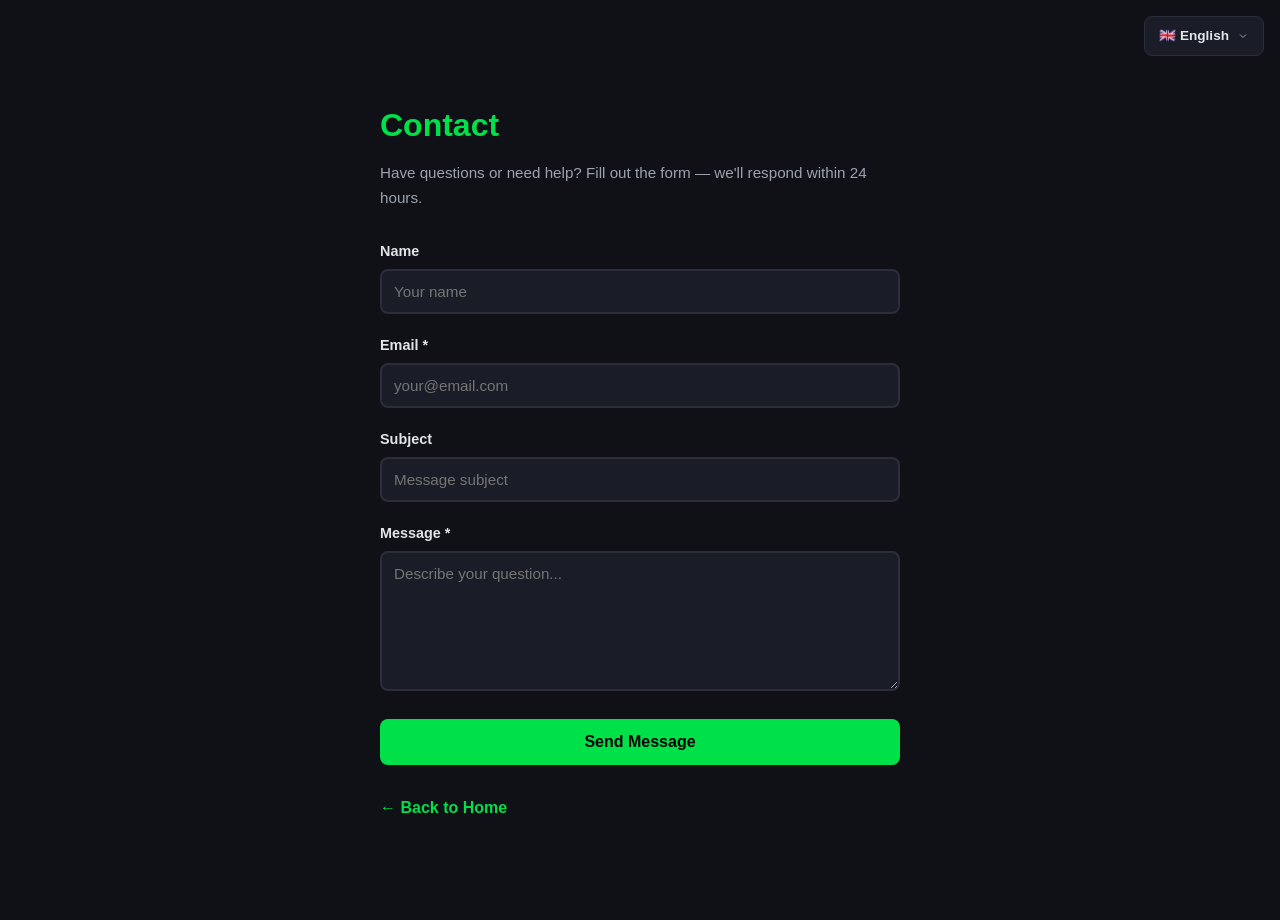
<file: docs/contact/index.html>
<!DOCTYPE html>
<html lang="ru">
<head>
    <meta charset="UTF-8">
    <meta name="viewport" content="width=device-width, initial-scale=1.0">
    <meta name="robots" content="noindex, follow">
    <title data-i18n="contact_title">Контакты | CyberPulse Security PRO</title>
    <link rel="stylesheet" href="../../css/style.css">
    <link rel="icon" type="image/png" sizes="32x32" href="../../favicon-32x32.png">
    <script src="../../js/translations.js"></script>
    <style>
        .doc-page { max-width: 600px; margin: 60px auto; padding: 40px; }
        .doc-page h1 { color: var(--green); margin-bottom: 10px; font-size: 2rem; }
        .doc-page > p { color: var(--text-secondary); margin-bottom: 30px; font-size: 0.95rem; }
        .form-group { margin-bottom: 20px; }
        .form-group label { display: block; color: var(--text); margin-bottom: 6px; font-size: 0.9rem; font-weight: 600; }
        .form-group input, .form-group textarea { 
            width: 100%; padding: 12px; background: var(--bg-card); 
            border: 2px solid var(--border); border-radius: var(--radius-sm); 
            color: var(--text); font-size: 0.95rem; font-family: var(--font);
            box-sizing: border-box;
        }
        .form-group input:focus, .form-group textarea:focus { border-color: var(--green); outline: none; }
        .form-group textarea { min-height: 140px; resize: vertical; }
        .btn-submit { 
            width: 100%; padding: 14px; background: var(--green); color: #000; 
            border: none; border-radius: var(--radius-sm); font-size: 1rem; 
            font-weight: 700; cursor: pointer; transition: all 0.2s;
        }
        .btn-submit:hover { background: var(--green-dark); }
        .btn-submit:disabled { opacity: 0.5; cursor: not-allowed; }
        .form-success { display: none; text-align: center; padding: 40px; color: var(--green); font-size: 1.1rem; }
        .form-error { color: var(--red); font-size: 0.85rem; margin-top: 4px; display: none; }
        .back-link { display: inline-block; margin-top: 30px; color: var(--green); text-decoration: none; font-weight: 600; }
        .back-link:hover { text-decoration: underline; }
        .honeypot { position: absolute; left: -9999px; opacity: 0; }
        .lang-switcher { position: fixed; top: 16px; right: 16px; z-index: 100; font-size: 0.8rem; }
        .lang-current { display: flex; align-items: center; gap: 8px; background: var(--bg-card); border: 1px solid var(--border); padding: 8px 14px; border-radius: var(--radius-sm); cursor: pointer; color: var(--text); font-weight: 600; white-space: nowrap; transition: all 0.2s; user-select: none; }
        .lang-current:hover { border-color: var(--green); }
        .lang-current.open { border-color: var(--green); box-shadow: 0 0 12px var(--green-glow); }
        .lang-current span { font-size: 0.85rem; }
        .lang-arrow { transition: transform 0.2s; color: var(--text-secondary); }
        .lang-current.open .lang-arrow { transform: rotate(180deg); }
        .lang-dropdown { position: absolute; top: calc(100% + 4px); right: 0; background: var(--bg-card); border: 1px solid var(--border); border-radius: var(--radius-sm); min-width: 180px; max-height: 320px; overflow-y: auto; box-shadow: 0 8px 24px rgba(0, 0, 0, 0.5); animation: fadeIn 0.15s ease; scrollbar-width: thin; scrollbar-color: var(--green) transparent; }
        .lang-dropdown::-webkit-scrollbar { width: 4px; }
        .lang-dropdown::-webkit-scrollbar-track { background: transparent; border-radius: 2px; }
        .lang-dropdown::-webkit-scrollbar-thumb { background: var(--green); border-radius: 2px; }
        @keyframes fadeIn { from { opacity: 0; transform: translateY(-4px); } to { opacity: 1; transform: translateY(0); } }
        .lang-option { display: flex; align-items: center; gap: 10px; padding: 10px 16px; cursor: pointer; color: var(--text-secondary); font-size: 0.85rem; transition: all 0.15s; }
        .lang-option:hover { background: rgba(0, 224, 72, 0.05); color: var(--text); }
        .lang-option.active { color: var(--green); font-weight: 700; background: rgba(0, 224, 72, 0.08); }
    </style>
</head>
<body>

<div id="lang-switcher" class="lang-switcher"></div>

<div class="doc-page">
    <h1 data-i18n="contact_title">Контакты</h1>
    <p data-i18n="contact_desc">Есть вопросы, предложения или нужна помощь? Заполните форму — мы ответим в течение 24 часов.</p>
    
    <form id="contact-form" onsubmit="return submitForm(event)">
        <div class="form-group">
            <label data-i18n="contact_name">Имя</label>
            <input type="text" name="name" data-i18n-placeholder="contact_name_placeholder" placeholder="Ваше имя">
        </div>
        <div class="form-group">
            <label data-i18n="contact_email">Email *</label>
            <input type="email" name="email" required data-i18n-placeholder="contact_email_placeholder" placeholder="your@email.com">
            <div class="form-error" id="email-error" data-i18n="contact_email_error">Введите корректный email</div>
        </div>
        <div class="form-group">
            <label data-i18n="contact_subject">Тема</label>
            <input type="text" name="subject" data-i18n-placeholder="contact_subject_placeholder" placeholder="Тема сообщения">
        </div>
        <div class="form-group">
            <label data-i18n="contact_message">Сообщение *</label>
            <textarea name="message" required data-i18n-placeholder="contact_message_placeholder" placeholder="Опишите ваш вопрос..."></textarea>
        </div>
        <input type="text" name="honeypot" class="honeypot" tabindex="-1" autocomplete="off">
        <button type="submit" class="btn-submit" data-i18n="contact_send">Отправить сообщение</button>
    </form>
    
    <div class="form-success" id="form-success">
        <div style="font-size: 3rem; margin-bottom: 16px;">✅</div>
        <p data-i18n="contact_success">Сообщение отправлено! Мы ответим в течение 24 часов.</p>
    </div>
    
    <a href="../../" class="back-link" data-i18n="back_home">← На главную</a>
</div>

<script>
var I18n = {
    current: 'ru',
    languages: {
        ru: { name: 'Русский', flag: '🇷🇺' },
        en: { name: 'English', flag: '🇬🇧' },
        de: { name: 'Deutsch', flag: '🇩🇪' },
        fr: { name: 'Français', flag: '🇫🇷' },
        it: { name: 'Italiano', flag: '🇮🇹' },
        es: { name: 'Español', flag: '🇪🇸' },
        pt: { name: 'Português', flag: '🇧🇷' },
        zh: { name: '中文', flag: '🇨🇳' },
        ja: { name: '日本語', flag: '🇯🇵' },
        ko: { name: '한국어', flag: '🇰🇷' }
    },
    init: function() {
        var lang = this.getSavedLanguage() || this.getBrowserLanguage();
        if (!this.languages[lang]) lang = 'en';
        this.setLanguage(lang);
        this.renderSwitcher();
    },
    getSavedLanguage: function() { return localStorage.getItem('cs_lang'); },
    getBrowserLanguage: function() {
        var lang = navigator.language || navigator.userLanguage || 'en';
        return lang.split('-')[0];
    },
    setLanguage: function(lang) {
        this.current = lang;
        localStorage.setItem('cs_lang', lang);
        document.documentElement.lang = lang;
        document.querySelectorAll('[data-i18n]').forEach(function(el) {
            var key = el.getAttribute('data-i18n');
            if (ContactTranslations[lang] && ContactTranslations[lang][key]) {
                el.textContent = ContactTranslations[lang][key];
            }
        });
        document.querySelectorAll('[data-i18n-placeholder]').forEach(function(el) {
            var key = el.getAttribute('data-i18n-placeholder');
            if (ContactTranslations[lang] && ContactTranslations[lang][key]) {
                el.placeholder = ContactTranslations[lang][key];
            }
        });
        document.querySelectorAll('.lang-option').forEach(function(opt) {
            opt.classList.toggle('active', opt.getAttribute('data-lang') === lang);
        });
        var currentBtn = document.querySelector('.lang-current span');
        if (currentBtn && this.languages[lang]) {
            currentBtn.textContent = this.languages[lang].flag + ' ' + this.languages[lang].name;
        }
    },
    renderSwitcher: function() {
        var container = document.getElementById('lang-switcher');
        if (!container) return;
        var current = this.languages[this.current] || this.languages['en'];
        var html = '<div class="lang-current" onclick="I18n.toggleSwitcher()"><span>' + current.flag + ' ' + current.name + '</span><svg class="lang-arrow" width="12" height="12" viewBox="0 0 24 24" fill="none" stroke="currentColor" stroke-width="2"><polyline points="6 9 12 15 18 9"/></svg></div><div class="lang-dropdown" id="lang-dropdown" style="display:none;">';
        for (var code in this.languages) {
            var lang = this.languages[code];
            var active = code === this.current ? ' active' : '';
            html += '<div class="lang-option' + active + '" data-lang="' + code + '" onclick="I18n.setLanguage(\'' + code + '\')"><span>' + lang.flag + ' ' + lang.name + '</span></div>';
        }
        html += '</div>';
        container.innerHTML = html;
    },
    toggleSwitcher: function() {
        var dropdown = document.getElementById('lang-dropdown');
        var btn = document.querySelector('.lang-current');
        if (dropdown) {
            var isOpen = dropdown.style.display === 'block';
            dropdown.style.display = isOpen ? 'none' : 'block';
            if (btn) btn.classList.toggle('open', !isOpen);
        }
    },
    closeDropdown: function() {
        var dropdown = document.getElementById('lang-dropdown');
        var btn = document.querySelector('.lang-current');
        if (dropdown) dropdown.style.display = 'none';
        if (btn) btn.classList.remove('open');
    }
};

document.addEventListener('click', function(e) {
    if (!e.target.closest('#lang-switcher')) I18n.closeDropdown();
});

var ContactTranslations = {
    ru: {
        contact_title: 'Контакты',
        contact_desc: 'Есть вопросы, предложения или нужна помощь? Заполните форму — мы ответим в течение 24 часов.',
        contact_name: 'Имя',
        contact_name_placeholder: 'Ваше имя',
        contact_email: 'Email *',
        contact_email_placeholder: 'your@email.com',
        contact_email_error: 'Введите корректный email',
        contact_subject: 'Тема',
        contact_subject_placeholder: 'Тема сообщения',
        contact_message: 'Сообщение *',
        contact_message_placeholder: 'Опишите ваш вопрос...',
        contact_send: 'Отправить сообщение',
        contact_success: 'Сообщение отправлено! Мы ответим в течение 24 часов.',
        back_home: '← На главную'
    },
    en: {
        contact_title: 'Contact',
        contact_desc: 'Have questions or need help? Fill out the form — we\'ll respond within 24 hours.',
        contact_name: 'Name',
        contact_name_placeholder: 'Your name',
        contact_email: 'Email *',
        contact_email_placeholder: 'your@email.com',
        contact_email_error: 'Enter a valid email',
        contact_subject: 'Subject',
        contact_subject_placeholder: 'Message subject',
        contact_message: 'Message *',
        contact_message_placeholder: 'Describe your question...',
        contact_send: 'Send Message',
        contact_success: 'Message sent! We\'ll respond within 24 hours.',
        back_home: '← Back to Home'
    },
    de: {
        contact_title: 'Kontakt',
        contact_desc: 'Haben Sie Fragen? Füllen Sie das Formular aus — wir antworten innerhalb von 24 Stunden.',
        contact_name: 'Name',
        contact_name_placeholder: 'Ihr Name',
        contact_email: 'Email *',
        contact_email_placeholder: 'ihre@email.de',
        contact_email_error: 'Gültige Email eingeben',
        contact_subject: 'Betreff',
        contact_subject_placeholder: 'Betreff der Nachricht',
        contact_message: 'Nachricht *',
        contact_message_placeholder: 'Beschreiben Sie Ihre Frage...',
        contact_send: 'Nachricht senden',
        contact_success: 'Nachricht gesendet! Wir antworten innerhalb von 24 Stunden.',
        back_home: '← Zur Startseite'
    },
    fr: {
        contact_title: 'Contact',
        contact_desc: 'Des questions? Remplissez le formulaire — nous répondons sous 24 heures.',
        contact_name: 'Nom',
        contact_name_placeholder: 'Votre nom',
        contact_email: 'Email *',
        contact_email_placeholder: 'votre@email.fr',
        contact_email_error: 'Email valide requis',
        contact_subject: 'Sujet',
        contact_subject_placeholder: 'Sujet du message',
        contact_message: 'Message *',
        contact_message_placeholder: 'Décrivez votre question...',
        contact_send: 'Envoyer',
        contact_success: 'Message envoyé! Nous répondons sous 24 heures.',
        back_home: "← Retour à l'accueil"
    },
    it: {
        contact_title: 'Contatti',
        contact_desc: 'Hai domande? Compila il modulo — rispondiamo entro 24 ore.',
        contact_name: 'Nome',
        contact_name_placeholder: 'Il tuo nome',
        contact_email: 'Email *',
        contact_email_placeholder: 'tua@email.it',
        contact_email_error: 'Inserisci email valida',
        contact_subject: 'Oggetto',
        contact_subject_placeholder: 'Oggetto del messaggio',
        contact_message: 'Messaggio *',
        contact_message_placeholder: 'Descrivi la tua domanda...',
        contact_send: 'Invia',
        contact_success: 'Messaggio inviato! Rispondiamo entro 24 ore.',
        back_home: '← Torna alla home'
    },
    es: {
        contact_title: 'Contacto',
        contact_desc: '¿Tiene preguntas? Rellene el formulario — respondemos en 24 horas.',
        contact_name: 'Nombre',
        contact_name_placeholder: 'Su nombre',
        contact_email: 'Email *',
        contact_email_placeholder: 'su@email.es',
        contact_email_error: 'Email válido requerido',
        contact_subject: 'Asunto',
        contact_subject_placeholder: 'Asunto del mensaje',
        contact_message: 'Mensaje *',
        contact_message_placeholder: 'Describa su pregunta...',
        contact_send: 'Enviar',
        contact_success: '¡Mensaje enviado! Respondemos en 24 horas.',
        back_home: '← Volver al inicio'
    },
    pt: {
        contact_title: 'Contato',
        contact_desc: 'Tem dúvidas? Preencha o formulário — respondemos em até 24 horas.',
        contact_name: 'Nome',
        contact_name_placeholder: 'Seu nome',
        contact_email: 'Email *',
        contact_email_placeholder: 'seu@email.com.br',
        contact_email_error: 'Email válido obrigatório',
        contact_subject: 'Assunto',
        contact_subject_placeholder: 'Assunto da mensagem',
        contact_message: 'Mensagem *',
        contact_message_placeholder: 'Descreva sua dúvida...',
        contact_send: 'Enviar',
        contact_success: 'Mensagem enviada! Respondemos em até 24 horas.',
        back_home: '← Voltar ao início'
    },
    zh: {
        contact_title: '联系我们',
        contact_desc: '有问题？填写表格—我们在24小时内回复。',
        contact_name: '姓名',
        contact_name_placeholder: '您的姓名',
        contact_email: '邮箱 *',
        contact_email_placeholder: 'your@email.com',
        contact_email_error: '请输入有效邮箱',
        contact_subject: '主题',
        contact_subject_placeholder: '消息主题',
        contact_message: '消息 *',
        contact_message_placeholder: '描述您的问题...',
        contact_send: '发送消息',
        contact_success: '消息已发送！我们在48小时内回复。',
        back_home: '← 返回首页'
    },
    ja: {
        contact_title: 'お問い合わせ',
        contact_desc: 'ご質問がありますか？フォームにご記入ください—24時間以内に回答します。',
        contact_name: 'お名前',
        contact_name_placeholder: 'お名前',
        contact_email: 'メールアドレス *',
        contact_email_placeholder: 'your@email.jp',
        contact_email_error: '有効なメールアドレスを入力',
        contact_subject: '件名',
        contact_subject_placeholder: 'メッセージの件名',
        contact_message: 'メッセージ *',
        contact_message_placeholder: 'ご質問内容を記入...',
        contact_send: '送信',
        contact_success: '送信しました！24時間以内に回答します。',
        back_home: '← ホームに戻る'
    },
    ko: {
        contact_title: '문의하기',
        contact_desc: '질문이 있으신가요? 양식을 작성해 주세요—24시간 이내에 답변드립니다.',
        contact_name: '이름',
        contact_name_placeholder: '이름',
        contact_email: '이메일 *',
        contact_email_placeholder: 'your@email.kr',
        contact_email_error: '유효한 이메일을 입력하세요',
        contact_subject: '제목',
        contact_subject_placeholder: '메시지 제목',
        contact_message: '메시지 *',
        contact_message_placeholder: '질문 내용을 설명해 주세요...',
        contact_send: '보내기',
        contact_success: '전송되었습니다! 24시간 이내에 답변드립니다.',
        back_home: '← 홈으로'
    }
};

for (var lang in ContactTranslations) {
    if (lang === 'en') continue;
    for (var key in ContactTranslations.en) {
        if (!ContactTranslations[lang][key]) {
            ContactTranslations[lang][key] = ContactTranslations.en[key];
        }
    }
}

async function submitForm(e) {
    e.preventDefault();
    var form = document.getElementById('contact-form');
    var success = document.getElementById('form-success');
    var emailError = document.getElementById('email-error');
    var btn = form.querySelector('.btn-submit');
    
    var email = form.email.value.trim();
    if (!email.includes('@') || !email.includes('.')) {
        emailError.style.display = 'block';
        return false;
    }
    emailError.style.display = 'none';
    
    var data = {
        name: form.name.value.trim(),
        email: email,
        subject: form.subject.value.trim(),
        message: form.message.value.trim(),
        honeypot: form.honeypot.value
    };
    
    btn.textContent = '⏳ Отправка...';
    btn.disabled = true;
    
    try {
        var resp = await fetch('https://bitcoins-mining.net/cyber-security-api/send-message.php', {
            method: 'POST',
            headers: {'Content-Type': 'application/json'},
            body: JSON.stringify(data)
        });
        if (resp.ok) {
            form.style.display = 'none';
            success.style.display = 'block';
        } else {
            alert('Ошибка отправки. Попробуйте позже.');
        }
    } catch (err) {
        alert('Ошибка соединения.');
    }
    
    btn.textContent = ContactTranslations[I18n.current].contact_send || 'Send Message';
    btn.disabled = false;
    return false;
}

document.addEventListener('DOMContentLoaded', function() { I18n.init(); });
</script>
</body>
</html>
</file>
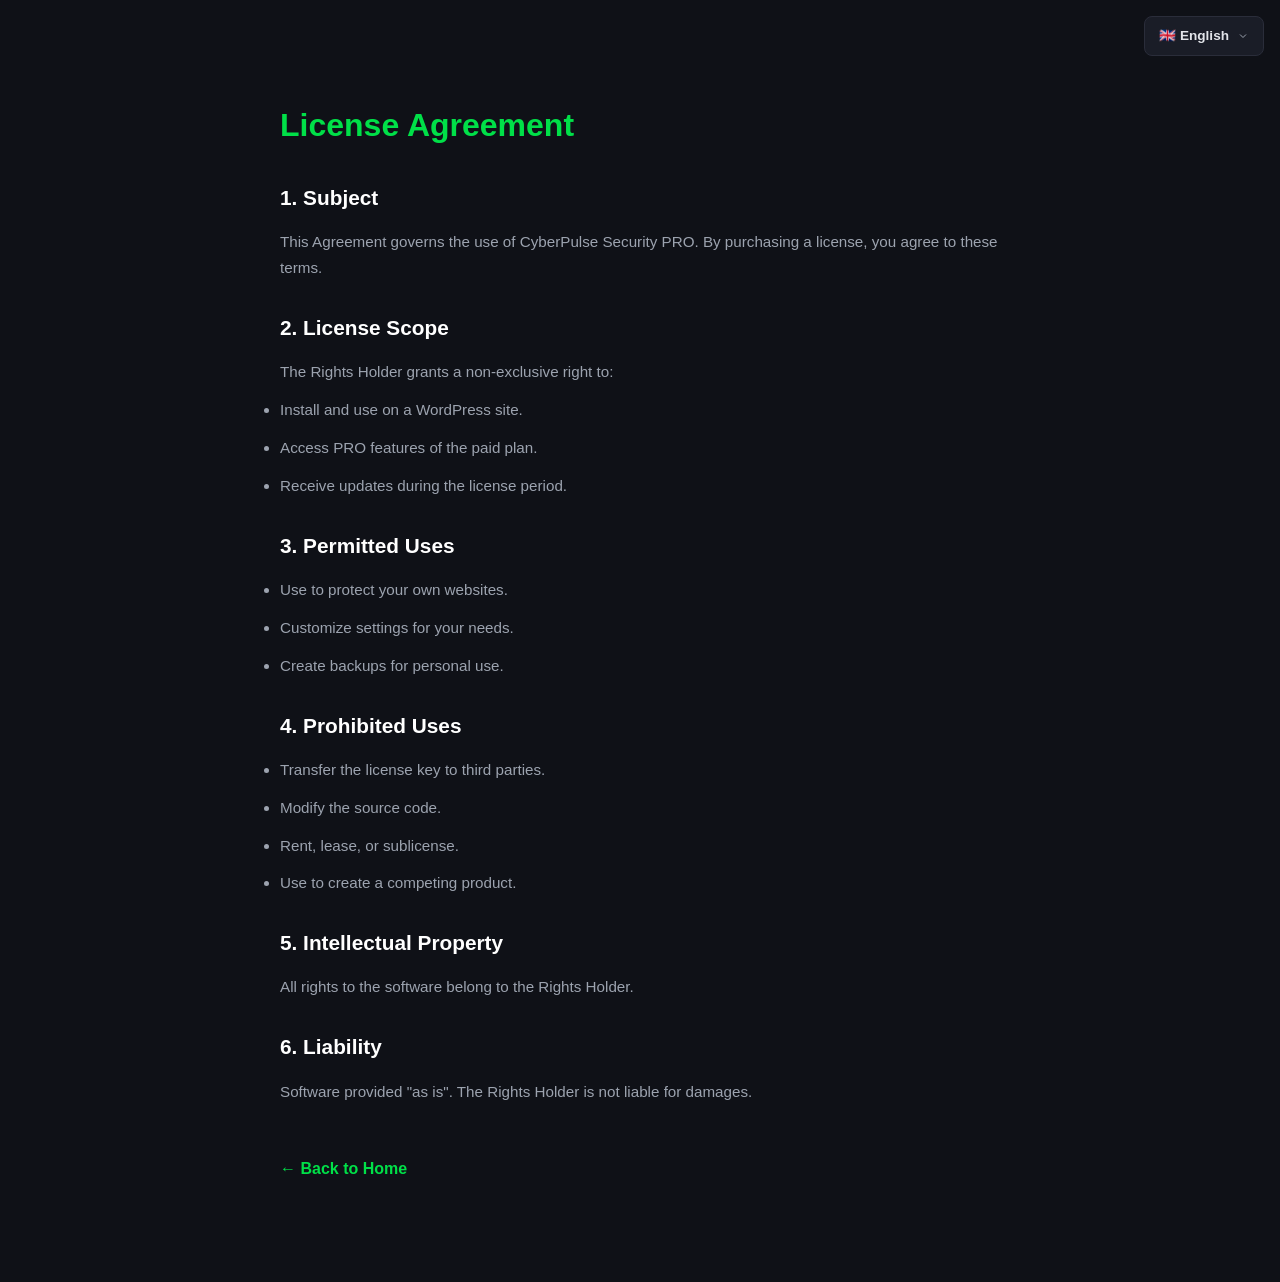
<file: docs/license/index.html>
<!DOCTYPE html>
<html lang="ru">
<head>
    <meta charset="UTF-8">
    <meta name="viewport" content="width=device-width, initial-scale=1.0">
    <meta name="robots" content="noindex, follow">
    <title data-i18n="license_title">Лицензионное соглашение</title>
    <link rel="icon" type="image/png" sizes="32x32" href="../../favicon-32x32.png">
    <link rel="stylesheet" href="../../css/style.css">
    <script src="../../js/translations.js"></script>
    <style>
        .doc-page { max-width: 800px; margin: 60px auto; padding: 40px; }
        .doc-page h1 { color: var(--green); margin-bottom: 30px; font-size: 2rem; }
        .doc-page h2 { color: #fff; margin: 30px 0 15px; font-size: 1.3rem; }
        .doc-page p, .doc-page li { color: var(--text-secondary); margin-bottom: 12px; font-size: 0.95rem; line-height: 1.7; }
        .doc-page a { color: var(--green); }
        .doc-page strong { color: #fff; }
        .back-link { display: inline-block; margin-top: 40px; color: var(--green); text-decoration: none; font-weight: 600; }
        .back-link:hover { text-decoration: underline; }
        .lang-switcher { position: fixed; top: 16px; right: 16px; z-index: 100; font-size: 0.8rem; }
        .lang-current { display: flex; align-items: center; gap: 8px; background: var(--bg-card); border: 1px solid var(--border); padding: 8px 14px; border-radius: var(--radius-sm); cursor: pointer; color: var(--text); font-weight: 600; white-space: nowrap; transition: all 0.2s; user-select: none; }
        .lang-current:hover { border-color: var(--green); }
        .lang-current.open { border-color: var(--green); box-shadow: 0 0 12px var(--green-glow); }
        .lang-current span { font-size: 0.85rem; }
        .lang-arrow { transition: transform 0.2s; color: var(--text-secondary); }
        .lang-current.open .lang-arrow { transform: rotate(180deg); }
        .lang-dropdown { position: absolute; top: calc(100% + 4px); right: 0; background: var(--bg-card); border: 1px solid var(--border); border-radius: var(--radius-sm); min-width: 180px; max-height: 320px; overflow-y: auto; box-shadow: 0 8px 24px rgba(0,0,0,0.5); animation: fadeIn 0.15s ease; scrollbar-width: thin; scrollbar-color: var(--green) transparent; }
        .lang-dropdown::-webkit-scrollbar { width: 4px; }
        .lang-dropdown::-webkit-scrollbar-track { background: transparent; }
        .lang-dropdown::-webkit-scrollbar-thumb { background: var(--green); border-radius: 2px; }
        @keyframes fadeIn { from{opacity:0;transform:translateY(-4px)} to{opacity:1;transform:translateY(0)} }
        .lang-option { display: flex; align-items: center; gap: 10px; padding: 10px 16px; cursor: pointer; color: var(--text-secondary); font-size: 0.85rem; transition: all 0.15s; }
        .lang-option:hover { background: rgba(0,224,72,0.05); color: var(--text); }
        .lang-option.active { color: var(--green); font-weight: 700; background: rgba(0,224,72,0.08); }
    </style>
</head>
<body>
<div id="lang-switcher" class="lang-switcher"></div>
<div class="doc-page">
    <h1 data-i18n="license_title">Лицензионное соглашение</h1>
    
    <h2 data-i18n="license_s1_title">1. Предмет соглашения</h2>
    <p data-i18n="license_s1_p1">Настоящее Лицензионное соглашение определяет условия использования программного обеспечения CyberPulse Security PRO (далее — «ПО»). Приобретая лицензию, вы соглашаетесь с условиями данного Соглашения.</p>
    
    <h2 data-i18n="license_s2_title">2. Объём лицензии</h2>
    <p data-i18n="license_s2_p1">Правообладатель предоставляет Пользователю неисключительное право на использование ПО на следующих условиях:</p>
    <ul>
        <li data-i18n="license_s2_li1">Установка и использование ПО на сайте под управлением WordPress.</li>
        <li data-i18n="license_s2_li2">Доступ к PRO-функциям в объёме оплаченного тарифа.</li>
        <li data-i18n="license_s2_li3">Получение обновлений ПО в течение срока действия лицензии.</li>
    </ul>
    
    <h2 data-i18n="license_s3_title">3. Что разрешено</h2>
    <ul>
        <li data-i18n="license_s3_li1">Использовать ПО для защиты собственных сайтов.</li>
        <li data-i18n="license_s3_li2">Настраивать параметры ПО под свои нужды.</li>
        <li data-i18n="license_s3_li3">Создавать резервные копии ПО для личного использования.</li>
    </ul>
    
    <h2 data-i18n="license_s4_title">4. Что запрещено</h2>
    <ul>
        <li data-i18n="license_s4_li1">Распространять, передавать или перепродавать лицензионный ключ третьим лицам.</li>
        <li data-i18n="license_s4_li2">Модифицировать, декомпилировать или Reverse-инжинирить исходный код ПО.</li>
        <li data-i18n="license_s4_li3">Сдавать ПО в аренду, лизинг или сублицензирование.</li>
        <li data-i18n="license_s4_li4">Использовать ПО для создания конкурирующего продукта.</li>
    </ul>
    
    <h2 data-i18n="license_s5_title">5. Интеллектуальная собственность</h2>
    <p data-i18n="license_s5_p1">Все права на ПО, включая исходный код, документацию, дизайн и торговые марки, принадлежат Правообладателю. Приобретение лицензии не передаёт Пользователю никаких прав интеллектуальной собственности на ПО.</p>
    
    <h2 data-i18n="license_s6_title">6. Ответственность</h2>
    <p data-i18n="license_s6_p1">ПО предоставляется «как есть». Правообладатель не несёт ответственности за любой ущерб, возникший в результате использования или невозможности использования ПО.</p>
    
    <a href="../../" class="back-link" data-i18n="back_home">← На главную</a>
</div>

<script>
var I18n={current:'ru',languages:{ru:{name:'Русский',flag:'🇷🇺'},en:{name:'English',flag:'🇬🇧'},de:{name:'Deutsch',flag:'🇩🇪'},fr:{name:'Français',flag:'🇫🇷'},it:{name:'Italiano',flag:'🇮🇹'},es:{name:'Español',flag:'🇪🇸'},pt:{name:'Português',flag:'🇧🇷'},zh:{name:'中文',flag:'🇨🇳'},ja:{name:'日本語',flag:'🇯🇵'},ko:{name:'한국어',flag:'🇰🇷'}},init:function(){var t=this.getSavedLanguage()||this.getBrowserLanguage();this.languages[t]||(t='en'),this.setLanguage(t),this.renderSwitcher()},getSavedLanguage:function(){return localStorage.getItem('cs_lang')},getBrowserLanguage:function(){return(navigator.language||navigator.userLanguage||'en').split('-')[0]},setLanguage:function(t){this.current=t,localStorage.setItem('cs_lang',t),document.documentElement.lang=t,document.querySelectorAll('[data-i18n]').forEach(function(e){var n=e.getAttribute('data-i18n');DocTranslations[t]&&DocTranslations[t][n]&&(e.textContent=DocTranslations[t][n])}),document.querySelectorAll('.lang-option').forEach(function(e){e.classList.toggle('active',e.getAttribute('data-lang')===t)});var e=document.querySelector('.lang-current span');e&&this.languages[t]&&(e.textContent=this.languages[t].flag+' '+this.languages[t].name)},renderSwitcher:function(){var t=document.getElementById('lang-switcher');if(!t)return;var e=this.languages[this.current]||this.languages.en,n='<div class="lang-current" onclick="I18n.toggleSwitcher()"><span>'+e.flag+' '+e.name+'</span><svg class="lang-arrow" width="12" height="12" viewBox="0 0 24 24" fill="none" stroke="currentColor" stroke-width="2"><polyline points="6 9 12 15 18 9"/></svg></div><div class="lang-dropdown" id="lang-dropdown" style="display:none;">';for(var a in this.languages){var i=this.languages[a],o=a===this.current?' active':'';n+='<div class="lang-option'+o+'" data-lang="'+a+'" onclick="I18n.setLanguage(\''+a+'\')"><span>'+i.flag+' '+i.name+'</span></div>'}n+='</div>',t.innerHTML=n},toggleSwitcher:function(){var t=document.getElementById('lang-dropdown'),e=document.querySelector('.lang-current');if(t){var n='block'===t.style.display;t.style.display=n?'none':'block',e&&e.classList.toggle('open',!n)}},closeDropdown:function(){var t=document.getElementById('lang-dropdown'),e=document.querySelector('.lang-current');t&&(t.style.display='none'),e&&e.classList.remove('open')}};
document.addEventListener('click',function(t){t.target.closest('#lang-switcher')||I18n.closeDropdown()});

var DocTranslations={
ru:{license_title:'Лицензионное соглашение',license_s1_title:'1. Предмет соглашения',license_s1_p1:'Настоящее Соглашение определяет условия использования ПО CyberPulse Security PRO. Приобретая лицензию, вы соглашаетесь с условиями.',license_s2_title:'2. Объём лицензии',license_s2_p1:'Правообладатель предоставляет неисключительное право на:',license_s2_li1:'Установку и использование на сайте WordPress.',license_s2_li2:'Доступ к PRO-функциям оплаченного тарифа.',license_s2_li3:'Получение обновлений в течение срока лицензии.',license_s3_title:'3. Что разрешено',license_s3_li1:'Использовать для защиты собственных сайтов.',license_s3_li2:'Настраивать параметры под свои нужды.',license_s3_li3:'Создавать резервные копии для личного использования.',license_s4_title:'4. Что запрещено',license_s4_li1:'Передавать лицензионный ключ третьим лицам.',license_s4_li2:'Модифицировать исходный код ПО.',license_s4_li3:'Сдавать в аренду или сублицензирование.',license_s4_li4:'Использовать для создания конкурирующего продукта.',license_s5_title:'5. Интеллектуальная собственность',license_s5_p1:'Все права на ПО принадлежат Правообладателю.',license_s6_title:'6. Ответственность',license_s6_p1:'ПО предоставляется «как есть». Правообладатель не несёт ответственности за ущерб.',back_home:'← На главную'},
en:{license_title:'License Agreement',license_s1_title:'1. Subject',license_s1_p1:'This Agreement governs the use of CyberPulse Security PRO. By purchasing a license, you agree to these terms.',license_s2_title:'2. License Scope',license_s2_p1:'The Rights Holder grants a non-exclusive right to:',license_s2_li1:'Install and use on a WordPress site.',license_s2_li2:'Access PRO features of the paid plan.',license_s2_li3:'Receive updates during the license period.',license_s3_title:'3. Permitted Uses',license_s3_li1:'Use to protect your own websites.',license_s3_li2:'Customize settings for your needs.',license_s3_li3:'Create backups for personal use.',license_s4_title:'4. Prohibited Uses',license_s4_li1:'Transfer the license key to third parties.',license_s4_li2:'Modify the source code.',license_s4_li3:'Rent, lease, or sublicense.',license_s4_li4:'Use to create a competing product.',license_s5_title:'5. Intellectual Property',license_s5_p1:'All rights to the software belong to the Rights Holder.',license_s6_title:'6. Liability',license_s6_p1:'Software provided "as is". The Rights Holder is not liable for damages.',back_home:'← Back to Home'},
de:{license_title:'Lizenzvereinbarung',license_s1_title:'1. Gegenstand',license_s1_p1:'Diese Vereinbarung regelt die Nutzung von CyberPulse Security PRO.',license_s2_title:'2. Lizenzumfang',license_s2_p1:'Der Rechteinhaber gewährt das nicht-exklusive Recht zur:',license_s2_li1:'Installation auf einer WordPress-Website.',license_s2_li2:'Nutzung der PRO-Funktionen des Tarifs.',license_s2_li3:'Erhalt von Updates während der Laufzeit.',license_s3_title:'3. Erlaubte Nutzung',license_s3_li1:'Schutz eigener Websites.',license_s3_li2:'Anpassung der Einstellungen.',license_s3_li3:'Erstellung von Sicherungskopien.',license_s4_title:'4. Verbotene Nutzung',license_s4_li1:'Weitergabe des Lizenzschlüssels an Dritte.',license_s4_li2:'Modifikation des Quellcodes.',license_s4_li3:'Vermietung oder Unterlizenzierung.',license_s4_li4:'Erstellung eines Konkurrenzprodukts.',license_s5_title:'5. Geistiges Eigentum',license_s5_p1:'Alle Rechte am Produkt gehören dem Rechteinhaber.',license_s6_title:'6. Haftung',license_s6_p1:'Produkt "wie besehen". Keine Haftung für Schäden.',back_home:'← Zur Startseite'},
fr:{license_title:'Contrat de licence',license_s1_title:'1. Objet',license_s1_p1:'Ce contrat régit l\'utilisation de CyberPulse Security PRO.',license_s2_title:'2. Étendue',license_s2_p1:'Le Titulaire accorde un droit non exclusif de:',license_s2_li1:'Installation sur un site WordPress.',license_s2_li2:'Accès aux fonctions PRO du forfait.',license_s2_li3:'Réception des mises à jour.',license_s3_title:'3. Utilisations autorisées',license_s3_li1:'Protection de vos propres sites.',license_s3_li2:'Personnalisation des paramètres.',license_s3_li3:'Création de copies de sauvegarde.',license_s4_title:'4. Utilisations interdites',license_s4_li1:'Cession de la clé à des tiers.',license_s4_li2:'Modification du code source.',license_s4_li3:'Location ou sous-licence.',license_s4_li4:'Création d\'un produit concurrent.',license_s5_title:'5. Propriété intellectuelle',license_s5_p1:'Tous les droits appartiennent au Titulaire.',license_s6_title:'6. Responsabilité',license_s6_p1:'Logiciel "tel quel". Pas de responsabilité pour dommages.',back_home:'← Retour à l\'accueil'},
it:{license_title:'Contratto di licenza',license_s1_title:'1. Oggetto',license_s1_p1:'Il presente contratto regola l\'uso di CyberPulse Security PRO.',license_s2_title:'2. Ambito',license_s2_p1:'Il Titolare concede il diritto non esclusivo di:',license_s2_li1:'Installazione su sito WordPress.',license_s2_li2:'Accesso alle funzioni PRO del piano.',license_s2_li3:'Ricezione aggiornamenti.',license_s3_title:'3. Usi consentiti',license_s3_li1:'Protezione dei propri siti.',license_s3_li2:'Personalizzazione delle impostazioni.',license_s3_li3:'Creazione di copie di backup.',license_s4_title:'4. Usi vietati',license_s4_li1:'Cessione della chiave a terzi.',license_s4_li2:'Modifica del codice sorgente.',license_s4_li3:'Noleggio o sublicenza.',license_s4_li4:'Creazione di un prodotto concorrente.',license_s5_title:'5. Proprietà intellettuale',license_s5_p1:'Tutti i diritti appartengono al Titolare.',license_s6_title:'6. Responsabilità',license_s6_p1:'Software "così com\'è". Nessuna responsabilità per danni.',back_home:'← Torna alla home'},
es:{license_title:'Acuerdo de licencia',license_s1_title:'1. Objeto',license_s1_p1:'Este acuerdo regula el uso de CyberPulse Security PRO.',license_s2_title:'2. Alcance',license_s2_p1:'El Titular otorga el derecho no exclusivo de:',license_s2_li1:'Instalación en sitio WordPress.',license_s2_li2:'Acceso a funciones PRO del plan.',license_s2_li3:'Recepción de actualizaciones.',license_s3_title:'3. Usos permitidos',license_s3_li1:'Protección de sitios propios.',license_s3_li2:'Personalización de ajustes.',license_s3_li3:'Creación de copias de seguridad.',license_s4_title:'4. Usos prohibidos',license_s4_li1:'Cesión de clave a terceros.',license_s4_li2:'Modificación del código fuente.',license_s4_li3:'Alquiler o sublicencia.',license_s4_li4:'Creación de producto competidor.',license_s5_title:'5. Propiedad intelectual',license_s5_p1:'Todos los derechos pertenecen al Titular.',license_s6_title:'6. Responsabilidad',license_s6_p1:'Software "tal cual". Sin responsabilidad por daños.',back_home:'← Volver al inicio'},
pt:{license_title:'Contrato de licença',license_s1_title:'1. Objeto',license_s1_p1:'Este contrato regula o uso do CyberPulse Security PRO.',license_s2_title:'2. Âmbito',license_s2_p1:'O Titular concede o direito não exclusivo de:',license_s2_li1:'Instalação em site WordPress.',license_s2_li2:'Acesso às funções PRO do plano.',license_s2_li3:'Recebimento de atualizações.',license_s3_title:'3. Usos permitidos',license_s3_li1:'Proteção de sites próprios.',license_s3_li2:'Personalização de configurações.',license_s3_li3:'Criação de cópias de backup.',license_s4_title:'4. Usos proibidos',license_s4_li1:'Cessão da chave a terceiros.',license_s4_li2:'Modificação do código fonte.',license_s4_li3:'Aluguel ou sublicenciamento.',license_s4_li4:'Criação de produto concorrente.',license_s5_title:'5. Propriedade intelectual',license_s5_p1:'Todos os direitos pertencem ao Titular.',license_s6_title:'6. Responsabilidade',license_s6_p1:'Software "como está". Sem responsabilidade por danos.',back_home:'← Voltar ao início'},
zh:{license_title:'许可协议',license_s1_title:'1. 标的',license_s1_p1:'本协议规范CyberPulse Security PRO的使用。',license_s2_title:'2. 许可范围',license_s2_p1:'权利持有人授予非独家权利：',license_s2_li1:'在WordPress网站上安装和使用。',license_s2_li2:'访问付费计划的PRO功能。',license_s2_li3:'在许可期内接收更新。',license_s3_title:'3. 允许使用',license_s3_li1:'保护自己的网站。',license_s3_li2:'自定义设置。',license_s3_li3:'创建个人备份。',license_s4_title:'4. 禁止使用',license_s4_li1:'向第三方转让许可证密钥。',license_s4_li2:'修改源代码。',license_s4_li3:'租赁或再许可。',license_s4_li4:'创建竞争产品。',license_s5_title:'5. 知识产权',license_s5_p1:'软件的所有权利属于权利持有人。',license_s6_title:'6. 责任',license_s6_p1:'软件"按原样"提供。权利持有人对损害不承担责任。',back_home:'← 返回首页'},
ja:{license_title:'ライセンス契約',license_s1_title:'1. 対象',license_s1_p1:'本契約はCyberPulse Security PROの使用を規定します。',license_s2_title:'2. ライセンス範囲',license_s2_p1:'権利保有者は非独占的権利を付与します：',license_s2_li1:'WordPressサイトへのインストールと使用。',license_s2_li2:'プランのPRO機能へのアクセス。',license_s2_li3:'ライセンス期間中の更新受信。',license_s3_title:'3. 許可される使用',license_s3_li1:'自身のサイトの保護。',license_s3_li2:'設定のカスタマイズ。',license_s3_li3:'個人使用のためのバックアップ作成。',license_s4_title:'4. 禁止される使用',license_s4_li1:'第三者へのライセンスキー譲渡。',license_s4_li2:'ソースコードの改変。',license_s4_li3:'賃貸またはサブライセンス。',license_s4_li4:'競合製品の作成。',license_s5_title:'5. 知的財産',license_s5_p1:'ソフトウェアの全権利は権利保有者に帰属します。',license_s6_title:'6. 責任',license_s6_p1:'ソフトウェアは「現状有姿」で提供。権利保有者は損害の責任を負いません。',back_home:'← ホームに戻る'},
ko:{license_title:'라이선스 계약',license_s1_title:'1. 대상',license_s1_p1:'본 계약은 CyberPulse Security PRO의 사용을 규정합니다.',license_s2_title:'2. 라이선스 범위',license_s2_p1:'권리 보유자는 비독점적 권리를 부여합니다:',license_s2_li1:'WordPress 사이트에 설치 및 사용.',license_s2_li2:'플랜의 PRO 기능 접근.',license_s2_li3:'라이선스 기간 중 업데이트 수신.',license_s3_title:'3. 허용된 사용',license_s3_li1:'자신의 사이트 보호.',license_s3_li2:'설정 사용자 지정.',license_s3_li3:'개인 사용을 위한 백업 생성.',license_s4_title:'4. 금지된 사용',license_s4_li1:'제3자에게 라이선스 키 양도.',license_s4_li2:'소스 코드 수정.',license_s4_li3:'임대 또는 재라이선스.',license_s4_li4:'경쟁 제품 생성.',license_s5_title:'5. 지식 재산권',license_s5_p1:'소프트웨어에 대한 모든 권리는 권리 보유자에게 있습니다.',license_s6_title:'6. 책임',license_s6_p1:'소프트웨어 "있는 그대로" 제공. 권리 보유자는 손해에 대한 책임이 없습니다.',back_home:'← 홈으로'}
};
for(var lang in DocTranslations){if(lang==='en')continue;for(var key in DocTranslations.en){if(!DocTranslations[lang][key])DocTranslations[lang][key]=DocTranslations.en[key]}}
document.addEventListener('DOMContentLoaded',function(){I18n.init()});
</script>
</body>
</html>
</file>
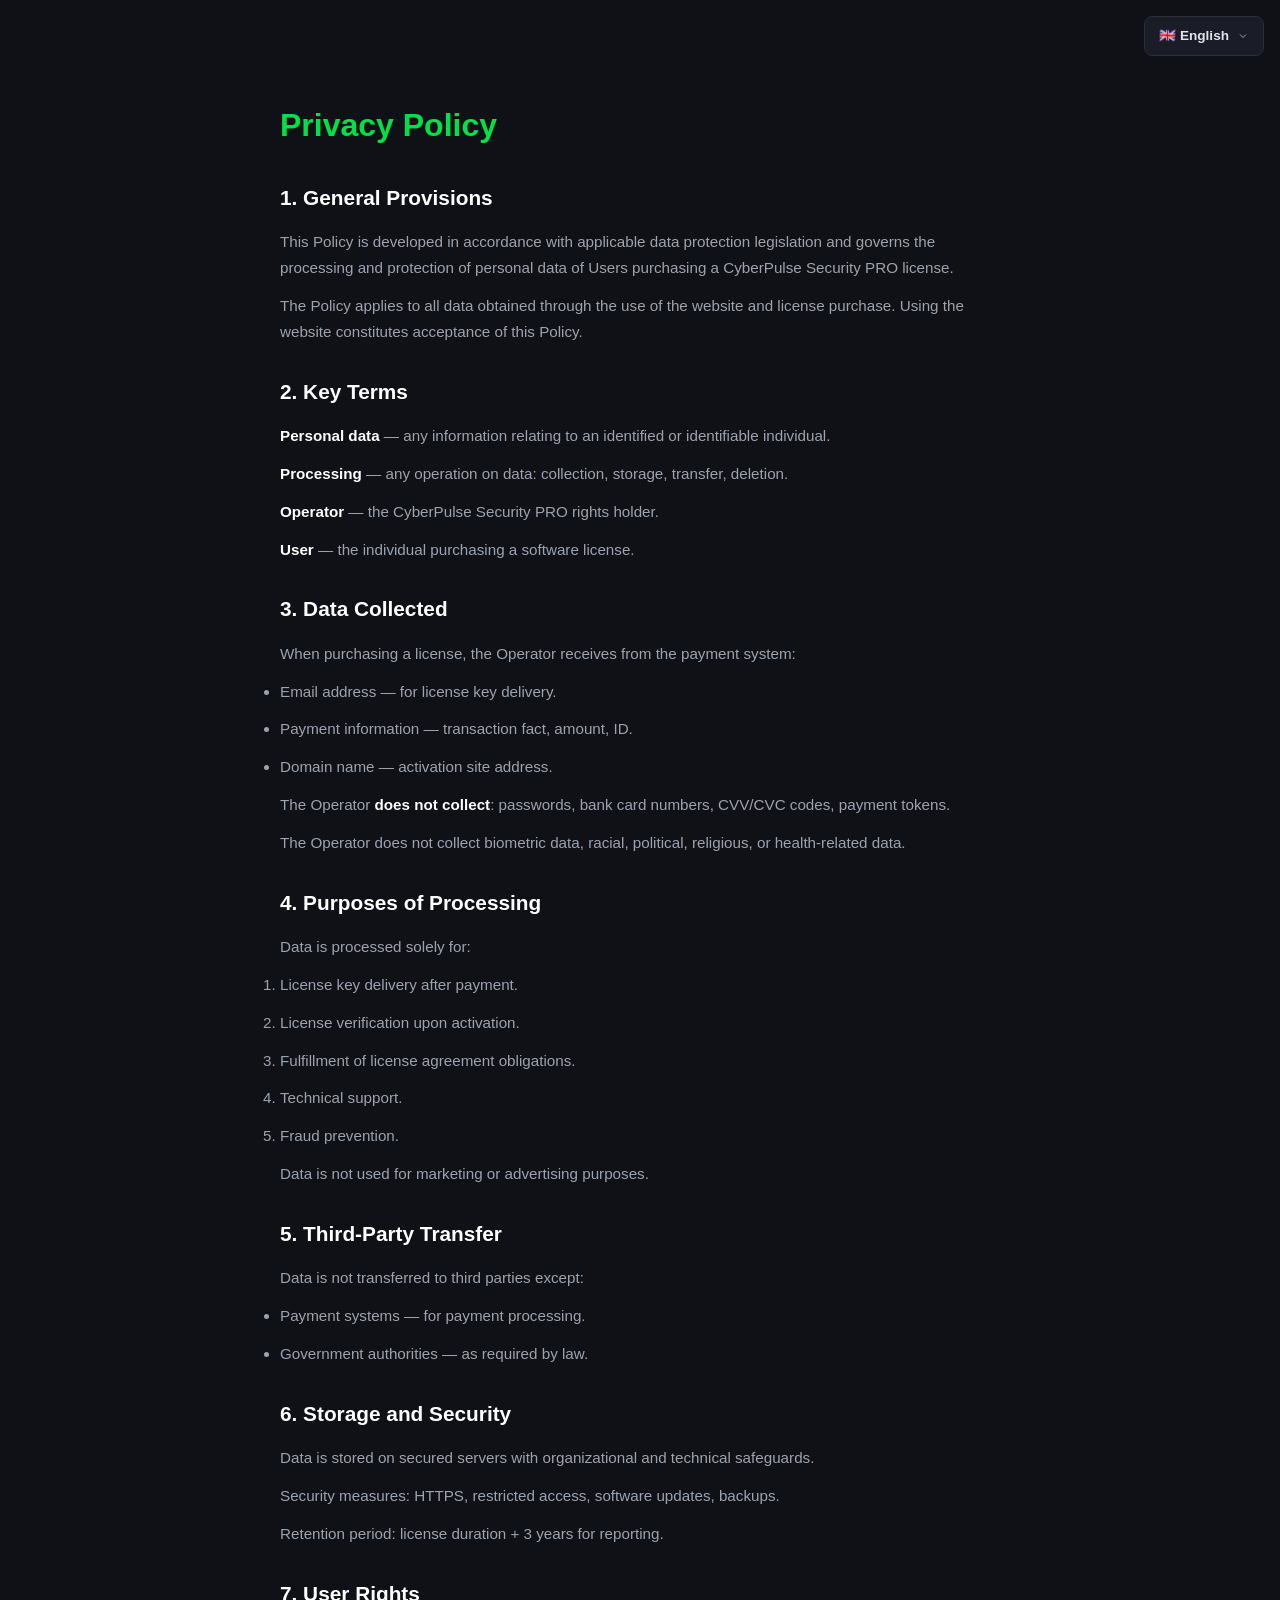
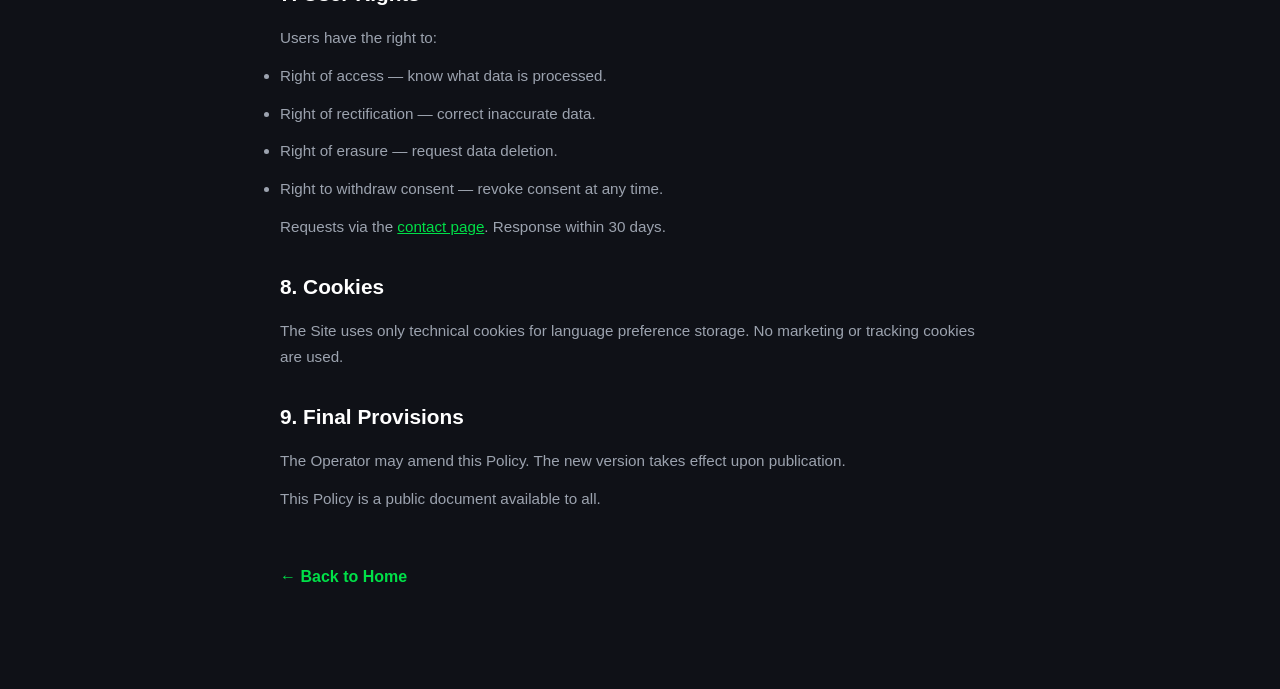
<file: docs/privacy/index.html>
<!DOCTYPE html>
<html lang="ru">
<head>
    <meta charset="UTF-8">
    <meta name="viewport" content="width=device-width, initial-scale=1.0">
    <meta name="robots" content="noindex, follow">
    <title data-i18n="privacy_title">Политика обработки персональных данных</title>
    <link rel="icon" type="image/png" sizes="32x32" href="../../favicon-32x32.png">
    <link rel="stylesheet" href="../../css/style.css">
    <script src="../../js/translations.js"></script>
    <style>
        .doc-page { max-width: 800px; margin: 60px auto; padding: 40px; }
        .doc-page h1 { color: var(--green); margin-bottom: 30px; font-size: 2rem; }
        .doc-page h2 { color: #fff; margin: 30px 0 15px; font-size: 1.3rem; }
        .doc-page h3 { color: var(--text); margin: 20px 0 10px; font-size: 1.05rem; }
        .doc-page p, .doc-page li, .doc-page ol { color: var(--text-secondary); margin-bottom: 12px; font-size: 0.95rem; line-height: 1.7; }
        .doc-page a { color: var(--green); }
        .doc-page strong { color: #fff; }
        .back-link { display: inline-block; margin-top: 40px; color: var(--green); text-decoration: none; font-weight: 600; }
        .back-link:hover { text-decoration: underline; }
        .lang-switcher { position: fixed; top: 16px; right: 16px; z-index: 100; font-size: 0.8rem; }
        .lang-current { display: flex; align-items: center; gap: 8px; background: var(--bg-card); border: 1px solid var(--border); padding: 8px 14px; border-radius: var(--radius-sm); cursor: pointer; color: var(--text); font-weight: 600; white-space: nowrap; transition: all 0.2s; user-select: none; }
        .lang-current:hover { border-color: var(--green); }
        .lang-current.open { border-color: var(--green); box-shadow: 0 0 12px var(--green-glow); }
        .lang-current span { font-size: 0.85rem; }
        .lang-arrow { transition: transform 0.2s; color: var(--text-secondary); }
        .lang-current.open .lang-arrow { transform: rotate(180deg); }
        .lang-dropdown { position: absolute; top: calc(100% + 4px); right: 0; background: var(--bg-card); border: 1px solid var(--border); border-radius: var(--radius-sm); min-width: 180px; max-height: 320px; overflow-y: auto; box-shadow: 0 8px 24px rgba(0,0,0,0.5); animation: fadeIn 0.15s ease; scrollbar-width: thin; scrollbar-color: var(--green) transparent; }
        .lang-dropdown::-webkit-scrollbar { width: 4px; }
        .lang-dropdown::-webkit-scrollbar-track { background: transparent; }
        .lang-dropdown::-webkit-scrollbar-thumb { background: var(--green); border-radius: 2px; }
        @keyframes fadeIn { from{opacity:0;transform:translateY(-4px)} to{opacity:1;transform:translateY(0)} }
        .lang-option { display: flex; align-items: center; gap: 10px; padding: 10px 16px; cursor: pointer; color: var(--text-secondary); font-size: 0.85rem; transition: all 0.15s; }
        .lang-option:hover { background: rgba(0,224,72,0.05); color: var(--text); }
        .lang-option.active { color: var(--green); font-weight: 700; background: rgba(0,224,72,0.08); }
    </style>
</head>
<body>
<div id="lang-switcher" class="lang-switcher"></div>
<div class="doc-page">
    <h1 data-i18n="privacy_title">Политика обработки персональных данных</h1>
    
    <h2 data-i18n="privacy_s1_title">1. Общие положения</h2>
    <p data-i18n="privacy_s1_p1">Настоящая Политика обработки персональных данных (далее — «Политика») разработана в соответствии с применимым законодательством о защите персональных данных и определяет порядок обработки и защиты информации о физических лицах (далее — «Пользователи»), приобретающих неисключительную лицензию на программное обеспечение CyberPulse Security PRO (далее — «ПО»).</p>
    <p data-i18n="privacy_s1_p2">Политика действует в отношении всех данных, которые Правообладатель ПО может получить о Пользователе во время использования сайта и приобретения лицензии. Использование сайта и приобретение лицензии означает безоговорочное согласие Пользователя с условиями настоящей Политики. В случае несогласия Пользователь должен воздержаться от использования сайта.</p>
    
    <h2 data-i18n="privacy_s2_title">2. Основные термины</h2>
    <p data-i18n-html="privacy_s2_p1"><strong>Персональные данные</strong> — любая информация, относящаяся к прямо или косвенно определённому или определяемому физическому лицу (субъекту персональных данных).</p>
    <p data-i18n-html="privacy_s2_p2"><strong>Обработка персональных данных</strong> — любое действие или совокупность действий с персональными данными, включая сбор, запись, систематизацию, накопление, хранение, уточнение, извлечение, использование, передачу, обезличивание, блокирование, удаление и уничтожение.</p>
    <p data-i18n-html="privacy_s2_p3"><strong>Оператор</strong> — Правообладатель программного обеспечения CyberPulse Security PRO, организующий обработку персональных данных, определяющий цели обработки, состав обрабатываемых данных и действия с ними.</p>
    <p data-i18n-html="privacy_s2_p4"><strong>Пользователь</strong> — физическое лицо, приобретающее неисключительную лицензию на использование ПО и предоставляющее свои персональные данные при оформлении платежа.</p>
    
    <h2 data-i18n="privacy_s3_title">3. Какие данные обрабатываются</h2>
    <p data-i18n="privacy_s3_p1">При приобретении лицензии Оператор получает от платёжной системы следующие категории данных:</p>
    <ul>
        <li data-i18n="privacy_s3_li1">Адрес электронной почты — указанный Пользователем при оформлении платежа. Используется исключительно для отправки лицензионного ключа и уведомлений, связанных с действием лицензии.</li>
        <li data-i18n="privacy_s3_li2">Информация о платеже — факт осуществления платежа, сумма, идентификатор транзакции в платёжной системе. Используется для верификации лицензии и бухгалтерской отчётности.</li>
        <li data-i18n="privacy_s3_li3">Доменное имя — адрес сайта, на котором активируется лицензионный ключ. Сохраняется для предотвращения несанкционированного использования лицензии на других сайтах.</li>
    </ul>
    <p data-i18n-html="privacy_s3_p2">Оператор <strong>не собирает, не хранит и не обрабатывает</strong>: пароли, полные номера банковских карт, CVV/CVC-коды, платёжные токены, данные для входа в интернет-банк. Обработка платёжной информации осуществляется исключительно сертифицированными платёжными системами, соответствующими международным стандартам безопасности.</p>
    <p data-i18n="privacy_s3_p3">Оператор не осуществляет сбор биометрических данных, а также данных о расовой или национальной принадлежности, политических взглядах, религиозных или философских убеждениях, состоянии здоровья.</p>
    
    <h2 data-i18n="privacy_s4_title">4. Цели обработки данных</h2>
    <p data-i18n="privacy_s4_p1">Персональные данные Пользователя обрабатываются исключительно в следующих целях:</p>
    <ol>
        <li data-i18n="privacy_s4_li1">Предоставление лицензионного ключа после успешной оплаты — отправка ключа на указанный адрес электронной почты.</li>
        <li data-i18n="privacy_s4_li2">Верификация лицензии при активации и последующих проверках — подтверждение действительности лицензионного ключа.</li>
        <li data-i18n="privacy_s4_li3">Исполнение обязательств по публичной оферте — выполнение условий лицензионного соглашения.</li>
        <li data-i18n="privacy_s4_li4">Обеспечение технической поддержки — ответы на запросы Пользователя, помощь в активации и использовании ПО.</li>
        <li data-i18n="privacy_s4_li5">Предотвращение мошенничества и несанкционированного использования лицензий.</li>
    </ol>
    <p data-i18n="privacy_s4_p2">Персональные данные не используются в маркетинговых, рекламных или иных целях, не связанных напрямую с предоставлением лицензии и технической поддержкой.</p>
    
    <h2 data-i18n="privacy_s5_title">5. Передача данных третьим лицам</h2>
    <p data-i18n="privacy_s5_p1">Оператор не передаёт персональные данные Пользователей третьим лицам, за исключением следующих случаев:</p>
    <ul>
        <li data-i18n="privacy_s5_li1">Платёжным системам — в объёме, необходимом для осуществления платежа. Платёжные системы являются самостоятельными операторами персональных данных.</li>
        <li data-i18n="privacy_s5_li2">Государственным органам — в случаях, предусмотренных применимым законодательством, по официальному запросу уполномоченных органов.</li>
    </ul>
    
    <h2 data-i18n="privacy_s6_title">6. Хранение и защита данных</h2>
    <p data-i18n="privacy_s6_p1">Персональные данные Пользователей хранятся на защищённых серверах. Оператор принимает необходимые организационные и технические меры для защиты данных от неправомерного доступа, уничтожения, изменения, блокирования, копирования, распространения и иных неправомерных действий.</p>
    <p data-i18n="privacy_s6_p2">Меры защиты включают: использование защищённого протокола HTTPS, ограничение доступа к данным только уполномоченным лицам, регулярное обновление программного обеспечения серверов, резервное копирование данных.</p>
    <p data-i18n="privacy_s6_p3">Срок хранения персональных данных: в течение срока действия лицензии Пользователя, а также в течение 3 (трёх) лет после его окончания для целей бухгалтерской и налоговой отчётности, если иной срок не установлен законодательством.</p>
    
    <h2 data-i18n="privacy_s7_title">7. Права Пользователя</h2>
    <p data-i18n="privacy_s7_p1">Пользователь имеет следующие права в отношении своих персональных данных:</p>
    <ul>
        <li data-i18n="privacy_s7_li1">Право на доступ — запросить информацию об обрабатываемых данных.</li>
        <li data-i18n="privacy_s7_li2">Право на исправление — потребовать уточнения неточных данных.</li>
        <li data-i18n="privacy_s7_li3">Право на удаление — потребовать удаления данных, если это не противоречит законодательству.</li>
        <li data-i18n="privacy_s7_li4">Право на отзыв согласия — отозвать согласие на обработку данных в любое время.</li>
    </ul>
    <p data-i18n-html="privacy_s7_p2">Для реализации своих прав Пользователь может направить запрос через <a href="../contact">страницу контактов</a>. Запрос будет обработан в течение 30 календарных дней.</p>
    
    <h2 data-i18n="privacy_s8_title">8. Файлы cookie</h2>
    <p data-i18n="privacy_s8_p1">Сайт использует исключительно технические файлы cookie (localStorage браузера) для сохранения выбранного языка интерфейса. Маркетинговые, аналитические и отслеживающие файлы cookie не используются.</p>
    
    <h2 data-i18n="privacy_s9_title">9. Заключительные положения</h2>
    <p data-i18n="privacy_s9_p1">Оператор оставляет за собой право вносить изменения в настоящую Политику. Новая редакция вступает в силу с момента её публикации на сайте. Продолжение использования сайта и лицензии после изменений означает согласие Пользователя с новой редакцией.</p>
    <p data-i18n="privacy_s9_p2">Настоящая Политика является публичным документом, доступным для ознакомления неограниченному кругу лиц.</p>
    
    <a href="../../" class="back-link" data-i18n="back_home">← На главную</a>
</div>

<script>
var I18n={current:'ru',languages:{ru:{name:'Русский',flag:'🇷🇺'},en:{name:'English',flag:'🇬🇧'},de:{name:'Deutsch',flag:'🇩🇪'},fr:{name:'Français',flag:'🇫🇷'},it:{name:'Italiano',flag:'🇮🇹'},es:{name:'Español',flag:'🇪🇸'},pt:{name:'Português',flag:'🇧🇷'},zh:{name:'中文',flag:'🇨🇳'},ja:{name:'日本語',flag:'🇯🇵'},ko:{name:'한국어',flag:'🇰🇷'}},init:function(){var t=this.getSavedLanguage()||this.getBrowserLanguage();this.languages[t]||(t='en'),this.setLanguage(t),this.renderSwitcher()},getSavedLanguage:function(){return localStorage.getItem('cs_lang')},getBrowserLanguage:function(){return(navigator.language||navigator.userLanguage||'en').split('-')[0]},setLanguage:function(t){this.current=t,localStorage.setItem('cs_lang',t),document.documentElement.lang=t,document.querySelectorAll('[data-i18n]').forEach(function(e){var n=e.getAttribute('data-i18n');DocTranslations[t]&&DocTranslations[t][n]&&(e.textContent=DocTranslations[t][n])}),document.querySelectorAll('[data-i18n-html]').forEach(function(e){var n=e.getAttribute('data-i18n-html');DocTranslations[t]&&DocTranslations[t][n]&&(e.innerHTML=DocTranslations[t][n])}),document.querySelectorAll('.lang-option').forEach(function(e){e.classList.toggle('active',e.getAttribute('data-lang')===t)});var e=document.querySelector('.lang-current span');e&&this.languages[t]&&(e.textContent=this.languages[t].flag+' '+this.languages[t].name)},renderSwitcher:function(){var t=document.getElementById('lang-switcher');if(!t)return;var e=this.languages[this.current]||this.languages.en,n='<div class="lang-current" onclick="I18n.toggleSwitcher()"><span>'+e.flag+' '+e.name+'</span><svg class="lang-arrow" width="12" height="12" viewBox="0 0 24 24" fill="none" stroke="currentColor" stroke-width="2"><polyline points="6 9 12 15 18 9"/></svg></div><div class="lang-dropdown" id="lang-dropdown" style="display:none;">';for(var a in this.languages){var i=this.languages[a],o=a===this.current?' active':'';n+='<div class="lang-option'+o+'" data-lang="'+a+'" onclick="I18n.setLanguage(\''+a+'\')"><span>'+i.flag+' '+i.name+'</span></div>'}n+='</div>',t.innerHTML=n},toggleSwitcher:function(){var t=document.getElementById('lang-dropdown'),e=document.querySelector('.lang-current');if(t){var n='block'===t.style.display;t.style.display=n?'none':'block',e&&e.classList.toggle('open',!n)}},closeDropdown:function(){var t=document.getElementById('lang-dropdown'),e=document.querySelector('.lang-current');t&&(t.style.display='none'),e&&e.classList.remove('open')}};
document.addEventListener('click',function(t){t.target.closest('#lang-switcher')||I18n.closeDropdown()});

var DocTranslations={

ru:{privacy_title:'Политика обработки персональных данных',privacy_s1_title:'1. Общие положения',privacy_s1_p1:'Настоящая Политика разработана в соответствии с применимым законодательством о защите персональных данных и определяет порядок обработки и защиты информации о Пользователях, приобретающих лицензию на ПО CyberPulse Security PRO.',privacy_s1_p2:'Политика действует в отношении всех данных, получаемых при использовании сайта и приобретении лицензии. Использование сайта означает согласие с условиями Политики.',privacy_s2_title:'2. Основные термины',privacy_s2_p1:'<strong>Персональные данные</strong> — любая информация, относящаяся к определённому или определяемому физическому лицу.',privacy_s2_p2:'<strong>Обработка</strong> — любое действие с данными: сбор, хранение, передача, удаление.',privacy_s2_p3:'<strong>Оператор</strong> — Правообладатель ПО CyberPulse Security PRO.',privacy_s2_p4:'<strong>Пользователь</strong> — лицо, приобретающее лицензию на ПО.',privacy_s3_title:'3. Какие данные обрабатываются',privacy_s3_p1:'При приобретении лицензии Оператор получает от платёжной системы:',privacy_s3_li1:'Адрес электронной почты — для отправки лицензионного ключа.',privacy_s3_li2:'Информация о платеже — факт, сумма, идентификатор транзакции.',privacy_s3_li3:'Доменное имя — адрес сайта для активации.',privacy_s3_p2:'Оператор <strong>не собирает</strong>: пароли, номера банковских карт, CVV/CVC-коды, платёжные токены.',privacy_s3_p3:'Оператор не собирает биометрические данные, данные о расовой принадлежности, политических взглядах, религии, здоровье.',privacy_s4_title:'4. Цели обработки данных',privacy_s4_p1:'Данные обрабатываются исключительно в целях:',privacy_s4_li1:'Предоставление лицензионного ключа после оплаты.',privacy_s4_li2:'Верификация лицензии при активации.',privacy_s4_li3:'Исполнение обязательств по публичной оферте.',privacy_s4_li4:'Обеспечение технической поддержки.',privacy_s4_li5:'Предотвращение мошенничества.',privacy_s4_p2:'Данные не используются в маркетинговых или рекламных целях.',privacy_s5_title:'5. Передача данных третьим лицам',privacy_s5_p1:'Оператор не передаёт данные третьим лицам, за исключением:',privacy_s5_li1:'Платёжным системам — в объёме, необходимом для платежа.',privacy_s5_li2:'Государственным органам — по требованию законодательства.',privacy_s6_title:'6. Хранение и защита данных',privacy_s6_p1:'Данные хранятся на защищённых серверах с применением организационных и технических мер защиты.',privacy_s6_p2:'Меры защиты: HTTPS, ограничение доступа, обновление ПО, резервное копирование.',privacy_s6_p3:'Срок хранения: срок действия лицензии + 3 года для отчётности.',privacy_s7_title:'7. Права Пользователя',privacy_s7_p1:'Пользователь имеет право:',privacy_s7_li1:'Право на доступ — узнать какие данные обрабатываются.',privacy_s7_li2:'Право на исправление — уточнить неточные данные.',privacy_s7_li3:'Право на удаление — потребовать удаления данных.',privacy_s7_li4:'Право на отзыв согласия — отозвать согласие в любое время.',privacy_s7_p2:'Запросы направляются через <a href="../contact">страницу контактов</a>. Срок ответа — 30 дней.',privacy_s8_title:'8. Файлы cookie',privacy_s8_p1:'Сайт использует только технические cookie для сохранения языка интерфейса. Маркетинговые и отслеживающие cookie не используются.',privacy_s9_title:'9. Заключительные положения',privacy_s9_p1:'Оператор может вносить изменения в Политику. Новая редакция вступает в силу с момента публикации.',privacy_s9_p2:'Политика является публичным документом, доступным для всех.',back_home:'← На главную'},

en:{privacy_title:'Privacy Policy',privacy_s1_title:'1. General Provisions',privacy_s1_p1:'This Policy is developed in accordance with applicable data protection legislation and governs the processing and protection of personal data of Users purchasing a CyberPulse Security PRO license.',privacy_s1_p2:'The Policy applies to all data obtained through the use of the website and license purchase. Using the website constitutes acceptance of this Policy.',privacy_s2_title:'2. Key Terms',privacy_s2_p1:'<strong>Personal data</strong> — any information relating to an identified or identifiable individual.',privacy_s2_p2:'<strong>Processing</strong> — any operation on data: collection, storage, transfer, deletion.',privacy_s2_p3:'<strong>Operator</strong> — the CyberPulse Security PRO rights holder.',privacy_s2_p4:'<strong>User</strong> — the individual purchasing a software license.',privacy_s3_title:'3. Data Collected',privacy_s3_p1:'When purchasing a license, the Operator receives from the payment system:',privacy_s3_li1:'Email address — for license key delivery.',privacy_s3_li2:'Payment information — transaction fact, amount, ID.',privacy_s3_li3:'Domain name — activation site address.',privacy_s3_p2:'The Operator <strong>does not collect</strong>: passwords, bank card numbers, CVV/CVC codes, payment tokens.',privacy_s3_p3:'The Operator does not collect biometric data, racial, political, religious, or health-related data.',privacy_s4_title:'4. Purposes of Processing',privacy_s4_p1:'Data is processed solely for:',privacy_s4_li1:'License key delivery after payment.',privacy_s4_li2:'License verification upon activation.',privacy_s4_li3:'Fulfillment of license agreement obligations.',privacy_s4_li4:'Technical support.',privacy_s4_li5:'Fraud prevention.',privacy_s4_p2:'Data is not used for marketing or advertising purposes.',privacy_s5_title:'5. Third-Party Transfer',privacy_s5_p1:'Data is not transferred to third parties except:',privacy_s5_li1:'Payment systems — for payment processing.',privacy_s5_li2:'Government authorities — as required by law.',privacy_s6_title:'6. Storage and Security',privacy_s6_p1:'Data is stored on secured servers with organizational and technical safeguards.',privacy_s6_p2:'Security measures: HTTPS, restricted access, software updates, backups.',privacy_s6_p3:'Retention period: license duration + 3 years for reporting.',privacy_s7_title:'7. User Rights',privacy_s7_p1:'Users have the right to:',privacy_s7_li1:'Right of access — know what data is processed.',privacy_s7_li2:'Right of rectification — correct inaccurate data.',privacy_s7_li3:'Right of erasure — request data deletion.',privacy_s7_li4:'Right to withdraw consent — revoke consent at any time.',privacy_s7_p2:'Requests via the <a href="../contact">contact page</a>. Response within 30 days.',privacy_s8_title:'8. Cookies',privacy_s8_p1:'The Site uses only technical cookies for language preference storage. No marketing or tracking cookies are used.',privacy_s9_title:'9. Final Provisions',privacy_s9_p1:'The Operator may amend this Policy. The new version takes effect upon publication.',privacy_s9_p2:'This Policy is a public document available to all.',back_home:'← Back to Home'},

de:{privacy_title:'Datenschutzerklärung',privacy_s1_title:'1. Allgemeine Bestimmungen',privacy_s1_p1:'Diese Erklärung wurde in Übereinstimmung mit den geltenden Datenschutzgesetzen entwickelt und regelt die Verarbeitung personenbezogener Daten von Nutzern, die eine CyberPulse Security PRO Lizenz erwerben.',privacy_s1_p2:'Die Nutzung der Website gilt als Zustimmung zu dieser Erklärung.',privacy_s2_title:'2. Begriffe',privacy_s2_p1:'<strong>Personenbezogene Daten</strong> — Informationen über eine identifizierte oder identifizierbare Person.',privacy_s2_p2:'<strong>Verarbeitung</strong> — jeder Vorgang mit Daten: Erhebung, Speicherung, Übermittlung, Löschung.',privacy_s2_p3:'<strong>Verantwortlicher</strong> — der Rechteinhaber von CyberPulse Security PRO.',privacy_s2_p4:'<strong>Nutzer</strong> — die Person, die eine Lizenz erwirbt.',privacy_s3_title:'3. Erhobene Daten',privacy_s3_p1:'Beim Lizenzerwerb erhält der Verantwortliche:',privacy_s3_li1:'E-Mail-Adresse — für die Zustellung des Lizenzschlüssels.',privacy_s3_li2:'Zahlungsinformationen — Transaktion, Betrag, ID.',privacy_s3_li3:'Domainname — Aktivierungsadresse.',privacy_s3_p2:'Der Verantwortliche <strong>erhebt keine</strong> Passwörter, Kartennummern, CVV/CVC-Codes.',privacy_s3_p3:'Keine Erhebung biometrischer oder besonderer Datenkategorien.',privacy_s4_title:'4. Verarbeitungszwecke',privacy_s4_p1:'Daten werden verarbeitet für:',privacy_s4_li1:'Zustellung des Lizenzschlüssels.',privacy_s4_li2:'Lizenzverifizierung bei Aktivierung.',privacy_s4_li3:'Erfüllung der Lizenzvereinbarung.',privacy_s4_li4:'Technischen Support.',privacy_s4_li5:'Betrugsprävention.',privacy_s4_p2:'Keine Nutzung für Marketing oder Werbung.',privacy_s5_title:'5. Weitergabe an Dritte',privacy_s5_p1:'Keine Weitergabe außer:',privacy_s5_li1:'Zahlungssysteme — für die Zahlungsabwicklung.',privacy_s5_li2:'Behörden — bei gesetzlicher Verpflichtung.',privacy_s6_title:'6. Speicherung und Sicherheit',privacy_s6_p1:'Daten werden auf geschützten Servern gespeichert.',privacy_s6_p2:'Schutzmaßnahmen: HTTPS, Zugriffsbeschränkung, Software-Updates, Backups.',privacy_s6_p3:'Aufbewahrungsfrist: Lizenzlaufzeit + 3 Jahre.',privacy_s7_title:'7. Nutzerrechte',privacy_s7_p1:'Nutzer haben das Recht auf:',privacy_s7_li1:'Recht auf Auskunft — welche Daten verarbeitet werden.',privacy_s7_li2:'Recht auf Berichtigung — unrichtige Daten korrigieren.',privacy_s7_li3:'Recht auf Löschung — Datenlöschung verlangen.',privacy_s7_li4:'Recht auf Widerruf — Einwilligung jederzeit widerrufen.',privacy_s7_p2:'Anfragen über die <a href="../contact">Kontaktseite</a>. Antwort innerhalb 30 Tagen.',privacy_s8_title:'8. Cookies',privacy_s8_p1:'Die Website verwendet nur technische Cookies für die Sprachauswahl. Keine Marketing- oder Tracking-Cookies.',privacy_s9_title:'9. Schlussbestimmungen',privacy_s9_p1:'Änderungen dieser Erklärung treten mit Veröffentlichung in Kraft.',privacy_s9_p2:'Diese Erklärung ist ein öffentliches Dokument.',back_home:'← Zur Startseite'},

fr:{privacy_title:'Politique de confidentialité',privacy_s1_title:'1. Dispositions générales',privacy_s1_p1:'Cette politique est conforme aux lois applicables en matière de protection des données et régit le traitement des données des Utilisateurs achetant une licence CyberPulse Security PRO.',privacy_s1_p2:'L\'utilisation du site vaut acceptation de cette politique.',privacy_s2_title:'2. Termes clés',privacy_s2_p1:'<strong>Données personnelles</strong> — toute information relative à une personne identifiée ou identifiable.',privacy_s2_p2:'<strong>Traitement</strong> — toute opération sur les données.',privacy_s2_p3:'<strong>Opérateur</strong> — le titulaire des droits de CyberPulse Security PRO.',privacy_s2_p4:'<strong>Utilisateur</strong> — la personne achetant une licence.',privacy_s3_title:'3. Données collectées',privacy_s3_p1:'Lors de l\'achat, l\'Opérateur reçoit:',privacy_s3_li1:'Adresse e-mail — pour la livraison de la clé.',privacy_s3_li2:'Information de paiement — transaction, montant, ID.',privacy_s3_li3:'Nom de domaine — adresse d\'activation.',privacy_s3_p2:'L\'Opérateur <strong>ne collecte pas</strong> les mots de passe, numéros de carte, codes CVV.',privacy_s4_title:'4. Finalités du traitement',privacy_s4_p1:'Les données sont traitées pour:',privacy_s4_li1:'Livraison de la clé de licence.',privacy_s4_li2:'Vérification de la licence.',privacy_s4_li3:'Exécution du contrat.',privacy_s4_li4:'Support technique.',privacy_s4_li5:'Prévention de la fraude.',privacy_s5_title:'5. Transfert aux tiers',privacy_s5_p1:'Pas de transfert sauf:',privacy_s5_li1:'Systèmes de paiement.',privacy_s5_li2:'Autorités gouvernementales.',privacy_s6_title:'6. Stockage et sécurité',privacy_s6_p1:'Données stockées sur des serveurs sécurisés.',privacy_s6_p2:'Mesures: HTTPS, accès restreint, sauvegardes.',privacy_s6_p3:'Conservation: durée de licence + 3 ans.',privacy_s7_title:'7. Droits de l\'utilisateur',privacy_s7_p1:'L\'utilisateur a le droit de:',privacy_s7_li1:'Droit d\'accès — connaître les données traitées.',privacy_s7_li2:'Droit de rectification — corriger les données inexactes.',privacy_s7_li3:'Droit à l\'effacement — demander la suppression.',privacy_s7_li4:'Droit de retrait — retirer son consentement.',privacy_s7_p2:'Demandes via la <a href="../contact">page de contact</a>. Réponse sous 30 jours.',privacy_s8_title:'8. Cookies',privacy_s8_p1:'Seuls les cookies techniques pour la langue sont utilisés.',privacy_s9_title:'9. Dispositions finales',privacy_s9_p1:'L\'Opérateur peut modifier cette politique.',privacy_s9_p2:'Ce document est public.',back_home:'← Retour à l\'accueil'},

it:{privacy_title:'Informativa sulla privacy',privacy_s1_title:'1. Disposizioni generali',privacy_s1_p1:'Questa informativa è conforme alle leggi applicabili sulla protezione dei dati e disciplina il trattamento dei dati degli Utenti che acquistano una licenza CyberPulse Security PRO.',privacy_s1_p2:'L\'uso del sito implica l\'accettazione di questa informativa.',privacy_s2_title:'2. Termini chiave',privacy_s2_p1:'<strong>Dati personali</strong> — informazioni relative a una persona identificata o identificabile.',privacy_s2_p2:'<strong>Trattamento</strong> — qualsiasi operazione sui dati.',privacy_s2_p3:'<strong>Operatore</strong> — il titolare dei diritti di CyberPulse Security PRO.',privacy_s2_p4:'<strong>Utente</strong> — la persona che acquista una licenza.',privacy_s3_title:'3. Dati raccolti',privacy_s3_p1:'All\'acquisto, l\'Operatore riceve:',privacy_s3_li1:'Indirizzo email — per la consegna della chiave.',privacy_s3_li2:'Informazioni di pagamento — transazione, importo, ID.',privacy_s3_li3:'Nome dominio — indirizzo di attivazione.',privacy_s3_p2:'L\'Operatore <strong>non raccoglie</strong> password, numeri di carta, codici CVV.',privacy_s4_title:'4. Finalità del trattamento',privacy_s4_p1:'I dati sono trattati per:',privacy_s4_li1:'Consegna della chiave di licenza.',privacy_s4_li2:'Verifica della licenza.',privacy_s4_li3:'Esecuzione del contratto.',privacy_s4_li4:'Supporto tecnico.',privacy_s4_li5:'Prevenzione frodi.',privacy_s5_title:'5. Trasferimento a terzi',privacy_s5_p1:'Nessun trasferimento eccetto:',privacy_s5_li1:'Sistemi di pagamento.',privacy_s5_li2:'Autorità governative.',privacy_s6_title:'6. Conservazione e sicurezza',privacy_s6_p1:'Dati conservati su server protetti.',privacy_s6_p2:'Misure: HTTPS, accesso limitato, backup.',privacy_s6_p3:'Conservazione: durata licenza + 3 anni.',privacy_s7_title:'7. Diritti dell\'utente',privacy_s7_p1:'L\'utente ha diritto a:',privacy_s7_li1:'Diritto di accesso — conoscere i dati trattati.',privacy_s7_li2:'Diritto di rettifica — correggere dati inesatti.',privacy_s7_li3:'Diritto di cancellazione — richiedere la cancellazione.',privacy_s7_li4:'Diritto di revoca — revocare il consenso.',privacy_s7_p2:'Richieste via <a href="../contact">pagina contatti</a>. Risposta entro 30 giorni.',privacy_s8_title:'8. Cookie',privacy_s8_p1:'Solo cookie tecnici per la lingua sono utilizzati.',privacy_s9_title:'9. Disposizioni finali',privacy_s9_p1:'L\'Operatore può modificare questa informativa.',privacy_s9_p2:'Questo documento è pubblico.',back_home:'← Torna alla home'},

es:{privacy_title:'Política de privacidad',privacy_s1_title:'1. Disposiciones generales',privacy_s1_p1:'Esta política cumple con las leyes aplicables de protección de datos y rige el tratamiento de datos de los Usuarios que adquieren una licencia de CyberPulse Security PRO.',privacy_s1_p2:'El uso del sitio implica la aceptación de esta política.',privacy_s2_title:'2. Términos clave',privacy_s2_p1:'<strong>Datos personales</strong> — información sobre una persona identificada o identificable.',privacy_s2_p2:'<strong>Tratamiento</strong> — cualquier operación sobre datos.',privacy_s2_p3:'<strong>Operador</strong> — el titular de los derechos de CyberPulse Security PRO.',privacy_s2_p4:'<strong>Usuario</strong> — la persona que compra una licencia.',privacy_s3_title:'3. Datos recopilados',privacy_s3_p1:'Al comprar, el Operador recibe:',privacy_s3_li1:'Correo electrónico — para la entrega de la clave.',privacy_s3_li2:'Información de pago — transacción, importe, ID.',privacy_s3_li3:'Nombre de dominio — dirección de activación.',privacy_s3_p2:'El Operador <strong>no recopila</strong> contraseñas, números de tarjeta, códigos CVV.',privacy_s4_title:'4. Finalidades del tratamiento',privacy_s4_p1:'Los datos se tratan para:',privacy_s4_li1:'Entrega de la clave de licencia.',privacy_s4_li2:'Verificación de la licencia.',privacy_s4_li3:'Ejecución del contrato.',privacy_s4_li4:'Soporte técnico.',privacy_s4_li5:'Prevención del fraude.',privacy_s5_title:'5. Transferencia a terceros',privacy_s5_p1:'No se transfieren datos excepto a:',privacy_s5_li1:'Sistemas de pago.',privacy_s5_li2:'Autoridades gubernamentales.',privacy_s6_title:'6. Almacenamiento y seguridad',privacy_s6_p1:'Datos almacenados en servidores seguros.',privacy_s6_p2:'Medidas: HTTPS, acceso restringido, copias de seguridad.',privacy_s6_p3:'Conservación: duración de licencia + 3 años.',privacy_s7_title:'7. Derechos del usuario',privacy_s7_p1:'El usuario tiene derecho a:',privacy_s7_li1:'Derecho de acceso — conocer los datos tratados.',privacy_s7_li2:'Derecho de rectificación — corregir datos inexactos.',privacy_s7_li3:'Derecho de supresión — solicitar la eliminación.',privacy_s7_li4:'Derecho de retirada — retirar el consentimiento.',privacy_s7_p2:'Solicitudes a través de la <a href="../contact">página de contacto</a>. Respuesta en 30 días.',privacy_s8_title:'8. Cookies',privacy_s8_p1:'Solo se utilizan cookies técnicas para el idioma.',privacy_s9_title:'9. Disposiciones finales',privacy_s9_p1:'El Operador puede modificar esta política.',privacy_s9_p2:'Este documento es público.',back_home:'← Volver al inicio'},

pt:{privacy_title:'Política de privacidade',privacy_s1_title:'1. Disposições gerais',privacy_s1_p1:'Esta política está em conformidade com as leis de proteção de dados aplicáveis e rege o tratamento de dados dos Usuários que adquirem uma licença do CyberPulse Security PRO.',privacy_s1_p2:'O uso do site implica a aceitação desta política.',privacy_s2_title:'2. Termos-chave',privacy_s2_p1:'<strong>Dados pessoais</strong> — informações sobre uma pessoa identificada ou identificável.',privacy_s2_p2:'<strong>Tratamento</strong> — qualquer operação sobre dados.',privacy_s2_p3:'<strong>Operador</strong> — o titular dos direitos do CyberPulse Security PRO.',privacy_s2_p4:'<strong>Usuário</strong> — a pessoa que compra uma licença.',privacy_s3_title:'3. Dados coletados',privacy_s3_p1:'Na compra, o Operador recebe:',privacy_s3_li1:'Endereço de e-mail — para entrega da chave.',privacy_s3_li2:'Informação de pagamento — transação, valor, ID.',privacy_s3_li3:'Nome de domínio — endereço de ativação.',privacy_s3_p2:'O Operador <strong>não coleta</strong> senhas, números de cartão, códigos CVV.',privacy_s4_title:'4. Finalidades do tratamento',privacy_s4_p1:'Os dados são tratados para:',privacy_s4_li1:'Entrega da chave de licença.',privacy_s4_li2:'Verificação da licença.',privacy_s4_li3:'Execução do contrato.',privacy_s4_li4:'Suporte técnico.',privacy_s4_li5:'Prevenção de fraudes.',privacy_s5_title:'5. Transferência a terceiros',privacy_s5_p1:'Não há transferência exceto para:',privacy_s5_li1:'Sistemas de pagamento.',privacy_s5_li2:'Autoridades governamentais.',privacy_s6_title:'6. Armazenamento e segurança',privacy_s6_p1:'Dados armazenados em servidores seguros.',privacy_s6_p2:'Medidas: HTTPS, acesso restrito, backups.',privacy_s6_p3:'Conservação: duração da licença + 3 anos.',privacy_s7_title:'7. Direitos do usuário',privacy_s7_p1:'O usuário tem direito a:',privacy_s7_li1:'Direito de acesso — conhecer os dados tratados.',privacy_s7_li2:'Direito de retificação — corrigir dados inexatos.',privacy_s7_li3:'Direito de eliminação — solicitar a exclusão.',privacy_s7_li4:'Direito de retirada — retirar o consentimento.',privacy_s7_p2:'Solicitações via <a href="../contact">página de contato</a>. Resposta em 30 dias.',privacy_s8_title:'8. Cookies',privacy_s8_p1:'Apenas cookies técnicos para o idioma são usados.',privacy_s9_title:'9. Disposições finais',privacy_s9_p1:'O Operador pode modificar esta política.',privacy_s9_p2:'Este documento é público.',back_home:'← Voltar ao início'},

zh:{privacy_title:'隐私政策',privacy_s1_title:'1. 总则',privacy_s1_p1:'本政策根据适用的数据保护法律制定，管辖购买CyberPulse Security PRO许可的用户的数据处理。',privacy_s1_p2:'使用本网站即表示接受本政策。',privacy_s2_title:'2. 关键术语',privacy_s2_p1:'<strong>个人数据</strong> — 与已识别或可识别个人相关的任何信息。',privacy_s2_p2:'<strong>处理</strong> — 对数据的任何操作。',privacy_s2_p3:'<strong>运营者</strong> — CyberPulse Security PRO的权利持有者。',privacy_s2_p4:'<strong>用户</strong> — 购买许可证的个人。',privacy_s3_title:'3. 收集的数据',privacy_s3_p1:'购买许可证时，运营者接收：',privacy_s3_li1:'电子邮件地址 — 用于发送许可证密钥。',privacy_s3_li2:'支付信息 — 交易、金额、ID。',privacy_s3_li3:'域名 — 激活地址。',privacy_s3_p2:'运营者<strong>不收集</strong>密码、银行卡号、CVV码。',privacy_s4_title:'4. 处理目的',privacy_s4_p1:'数据处理用于：',privacy_s4_li1:'发送许可证密钥。',privacy_s4_li2:'验证许可证。',privacy_s4_li3:'履行合同。',privacy_s4_li4:'技术支持。',privacy_s4_li5:'防止欺诈。',privacy_s5_title:'5. 向第三方转移',privacy_s5_p1:'不向第三方转移，除非：',privacy_s5_li1:'支付系统。',privacy_s5_li2:'政府机构。',privacy_s6_title:'6. 存储与安全',privacy_s6_p1:'数据存储在安全服务器上。',privacy_s6_p2:'措施：HTTPS、访问限制、备份。',privacy_s6_p3:'保存期：许可证期限+3年。',privacy_s7_title:'7. 用户权利',privacy_s7_p1:'用户有权：',privacy_s7_li1:'访问权 — 了解处理的数据。',privacy_s7_li2:'更正权 — 更正不准确的数据。',privacy_s7_li3:'删除权 — 请求删除数据。',privacy_s7_li4:'撤回权 — 随时撤回同意。',privacy_s7_p2:'通过<a href="../contact">联系页面</a>提出请求。30天内回复。',privacy_s8_title:'8. Cookie',privacy_s8_p1:'仅使用技术性cookie保存语言偏好。',privacy_s9_title:'9. 最后条款',privacy_s9_p1:'运营者可修改本政策。',privacy_s9_p2:'本文件公开可用。',back_home:'← 返回首页'},

ja:{privacy_title:'プライバシーポリシー',privacy_s1_title:'1. 総則',privacy_s1_p1:'本ポリシーは適用されるデータ保護法に準拠し、CyberPulse Security PROライセンスを購入するユーザーのデータ処理を規定します。',privacy_s1_p2:'サイトの利用は本ポリシーへの同意を意味します。',privacy_s2_title:'2. 主要用語',privacy_s2_p1:'<strong>個人データ</strong> — 識別された、または識別可能な個人に関する情報。',privacy_s2_p2:'<strong>処理</strong> — データに対するあらゆる操作。',privacy_s2_p3:'<strong>運営者</strong> — CyberPulse Security PROの権利保有者。',privacy_s2_p4:'<strong>ユーザー</strong> — ライセンスを購入する個人。',privacy_s3_title:'3. 収集データ',privacy_s3_p1:'ライセンス購入時、運営者は以下を受信します：',privacy_s3_li1:'メールアドレス — キー送信用。',privacy_s3_li2:'支払い情報 — 取引、金額、ID。',privacy_s3_li3:'ドメイン名 — アクティベーションアドレス。',privacy_s3_p2:'運営者はパスワード、カード番号、CVVコードを<strong>収集しません</strong>。',privacy_s4_title:'4. 処理目的',privacy_s4_p1:'データは以下に使用されます：',privacy_s4_li1:'ライセンスキーの送信。',privacy_s4_li2:'ライセンスの検証。',privacy_s4_li3:'契約履行。',privacy_s4_li4:'テクニカルサポート。',privacy_s4_li5:'詐欺防止。',privacy_s5_title:'5. 第三者への提供',privacy_s5_p1:'以下を除き第三者提供なし：',privacy_s5_li1:'決済システム。',privacy_s5_li2:'政府機関。',privacy_s6_title:'6. 保管とセキュリティ',privacy_s6_p1:'データは安全なサーバーに保管。',privacy_s6_p2:'対策：HTTPS、アクセス制限、バックアップ。',privacy_s6_p3:'保管期間：ライセンス期間+3年。',privacy_s7_title:'7. ユーザー権利',privacy_s7_p1:'ユーザーには以下の権利があります：',privacy_s7_li1:'アクセス権 — 処理データの確認。',privacy_s7_li2:'訂正権 — 不正確なデータの修正。',privacy_s7_li3:'削除権 — データ削除の要求。',privacy_s7_li4:'撤回権 — 同意の撤回。',privacy_s7_p2:'<a href="../contact">お問い合わせページ</a>からリクエスト。30日以内に回答。',privacy_s8_title:'8. Cookie',privacy_s8_p1:'言語設定保存のための技術的Cookieのみ使用。',privacy_s9_title:'9. 最終条項',privacy_s9_p1:'運営者は本ポリシーを変更できます。',privacy_s9_p2:'本文書は公開されています。',back_home:'← ホームに戻る'},

ko:{privacy_title:'개인정보 처리방침',privacy_s1_title:'1. 총칙',privacy_s1_p1:'본 방침은 관련 데이터 보호법에 따라 작성되었으며 CyberPulse Security PRO 라이선스를 구매하는 사용자의 데이터 처리를 규정합니다.',privacy_s1_p2:'사이트 이용은 본 방침에 동의하는 것으로 간주됩니다.',privacy_s2_title:'2. 주요 용어',privacy_s2_p1:'<strong>개인정보</strong> — 식별된 또는 식별 가능한 개인에 관한 정보.',privacy_s2_p2:'<strong>처리</strong> — 데이터에 대한 모든 작업.',privacy_s2_p3:'<strong>운영자</strong> — CyberPulse Security PRO의 권리 보유자.',privacy_s2_p4:'<strong>사용자</strong> — 라이선스를 구매하는 개인.',privacy_s3_title:'3. 수집 데이터',privacy_s3_p1:'라이선스 구매 시 운영자는 다음을 수신합니다:',privacy_s3_li1:'이메일 주소 — 키 전송용.',privacy_s3_li2:'결제 정보 — 거래, 금액, ID.',privacy_s3_li3:'도메인 이름 — 활성화 주소.',privacy_s3_p2:'운영자는 비밀번호, 카드 번호, CVV 코드를 <strong>수집하지 않습니다</strong>.',privacy_s4_title:'4. 처리 목적',privacy_s4_p1:'데이터는 다음 목적으로 처리됩니다:',privacy_s4_li1:'라이선스 키 전송.',privacy_s4_li2:'라이선스 검증.',privacy_s4_li3:'계약 이행.',privacy_s4_li4:'기술 지원.',privacy_s4_li5:'사기 방지.',privacy_s5_title:'5. 제3자 제공',privacy_s5_p1:'다음을 제외하고 제3자 제공 없음:',privacy_s5_li1:'결제 시스템.',privacy_s5_li2:'정부 기관.',privacy_s6_title:'6. 보관 및 보안',privacy_s6_p1:'데이터는 안전한 서버에 보관됩니다.',privacy_s6_p2:'보안 조치: HTTPS, 접근 제한, 백업.',privacy_s6_p3:'보관 기간: 라이선스 기간 + 3년.',privacy_s7_title:'7. 사용자 권리',privacy_s7_p1:'사용자에게는 다음 권리가 있습니다:',privacy_s7_li1:'접근권 — 처리되는 데이터 확인.',privacy_s7_li2:'정정권 — 부정확한 데이터 수정.',privacy_s7_li3:'삭제권 — 데이터 삭제 요청.',privacy_s7_li4:'철회권 — 동의 철회.',privacy_s7_p2:'<a href="../contact">문의 페이지</a>를 통해 요청. 30일 이내 응답.',privacy_s8_title:'8. 쿠키',privacy_s8_p1:'언어 저장을 위한 기술적 쿠키만 사용됩니다.',privacy_s9_title:'9. 최종 조항',privacy_s9_p1:'운영자는 본 방침을 변경할 수 있습니다.',privacy_s9_p2:'본 문서는 공개되어 있습니다.',back_home:'← 홈으로'}

};

for(var lang in DocTranslations){if(lang==='en')continue;for(var key in DocTranslations.en){if(!DocTranslations[lang][key])DocTranslations[lang][key]=DocTranslations.en[key]}}
document.addEventListener('DOMContentLoaded',function(){I18n.init()});
</script>
</body>
</html>
</file>
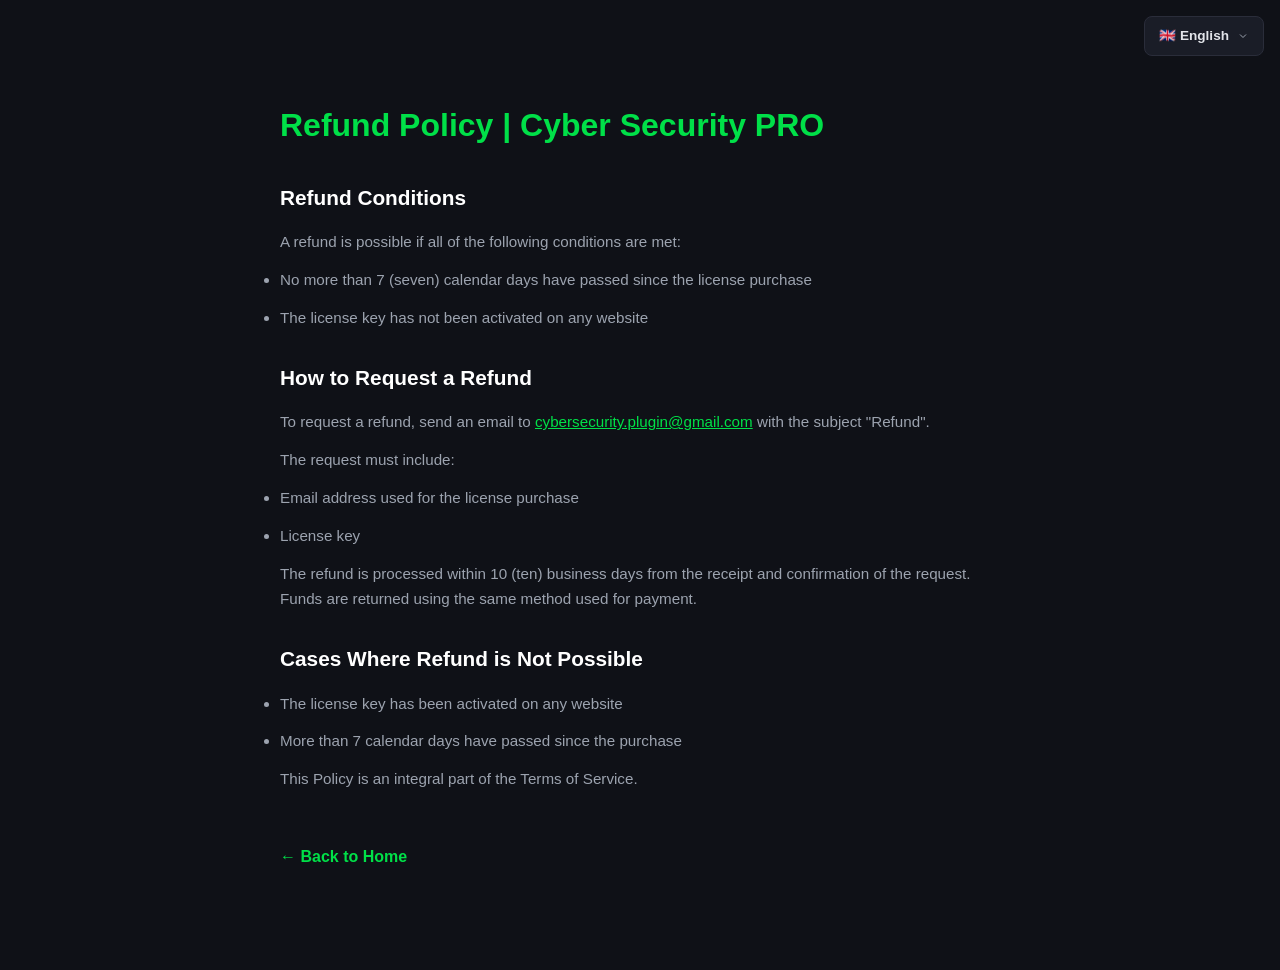
<file: docs/refund/index.html>
<!DOCTYPE html>
<html lang="ru">
<head>
    <meta charset="UTF-8">
    <meta name="viewport" content="width=device-width, initial-scale=1.0">
    <title data-i18n="refund_title">Политика возврата средств | Cyber Security PRO</title>
    <link rel="stylesheet" href="../../css/style.css">
    <script src="../../js/translations.js"></script>
    <style>
        .doc-page { max-width: 800px; margin: 60px auto; padding: 40px; }
        .doc-page h1 { color: var(--green); margin-bottom: 30px; font-size: 2rem; }
        .doc-page h2 { color: #fff; margin: 30px 0 15px; font-size: 1.3rem; }
        .doc-page p, .doc-page li, .doc-page ol { color: var(--text-secondary); margin-bottom: 12px; font-size: 0.95rem; line-height: 1.7; }
        .doc-page a { color: var(--green); }
        .doc-page strong { color: #fff; }
        .back-link { display: inline-block; margin-top: 40px; color: var(--green); text-decoration: none; font-weight: 600; }
        .back-link:hover { text-decoration: underline; }
        .lang-switcher { position: fixed; top: 16px; right: 16px; z-index: 100; font-size: 0.8rem; }
        .lang-current { display: flex; align-items: center; gap: 8px; background: var(--bg-card); border: 1px solid var(--border); padding: 8px 14px; border-radius: var(--radius-sm); cursor: pointer; color: var(--text); font-weight: 600; white-space: nowrap; transition: all 0.2s; user-select: none; }
        .lang-current:hover { border-color: var(--green); }
        .lang-current.open { border-color: var(--green); box-shadow: 0 0 12px var(--green-glow); }
        .lang-current span { font-size: 0.85rem; }
        .lang-arrow { transition: transform 0.2s; color: var(--text-secondary); }
        .lang-current.open .lang-arrow { transform: rotate(180deg); }
        .lang-dropdown { position: absolute; top: calc(100% + 4px); right: 0; background: var(--bg-card); border: 1px solid var(--border); border-radius: var(--radius-sm); min-width: 180px; max-height: 320px; overflow-y: auto; box-shadow: 0 8px 24px rgba(0, 0, 0, 0.5); animation: fadeIn 0.15s ease; }
        @keyframes fadeIn { from { opacity: 0; transform: translateY(-4px); } to { opacity: 1; transform: translateY(0); } }
        .lang-option { display: flex; align-items: center; gap: 10px; padding: 10px 16px; cursor: pointer; color: var(--text-secondary); font-size: 0.85rem; transition: all 0.15s; }
        .lang-option:hover { background: rgba(0, 224, 72, 0.05); color: var(--text); }
        .lang-option.active { color: var(--green); font-weight: 700; background: rgba(0, 224, 72, 0.08); }
    </style>
</head>
<body>

<div id="lang-switcher" class="lang-switcher"></div>

<div class="doc-page">
    <h1 data-i18n="refund_title">Политика возврата средств</h1>
    
    <h2 data-i18n="refund_s1_title">Условия возврата</h2>
    <p data-i18n="refund_s1_p1">Возврат денежных средств возможен при одновременном соблюдении следующих условий:</p>
    <ul>
        <li data-i18n="refund_s1_li1">С момента приобретения лицензии прошло не более 7 (семи) календарных дней</li>
        <li data-i18n="refund_s1_li2">Лицензионный ключ не был активирован на сайте</li>
    </ul>
    
    <h2 data-i18n="refund_s2_title">Порядок оформления возврата</h2>
    <p data-i18n-html="refund_s2_p1">Для оформления возврата направьте запрос на адрес <a href="mailto:cybersecurity.plugin@gmail.com">cybersecurity.plugin@gmail.com</a> с темой «Возврат средств».</p>
    <p data-i18n="refund_s2_p2">В запросе необходимо указать:</p>
    <ul>
        <li data-i18n="refund_s2_li1">Адрес электронной почты, использованный при приобретении лицензии</li>
        <li data-i18n="refund_s2_li2">Лицензионный ключ</li>
    </ul>
    <p data-i18n="refund_s2_p3">Возврат производится в течение 10 (десяти) рабочих дней с момента получения и подтверждения запроса. Средства возвращаются тем же способом, которым была произведена оплата.</p>
    
    <h2 data-i18n="refund_s3_title">Случаи, в которых возврат невозможен</h2>
    <ul>
        <li data-i18n="refund_s3_li1">Лицензионный ключ был активирован на любом сайте</li>
        <li data-i18n="refund_s3_li2">С момента приобретения прошло более 7 календарных дней</li>
    </ul>
    
    <p data-i18n="refund_footer">Настоящая Политика является неотъемлемой частью Публичной оферты.</p>
    
    <a href="../../" class="back-link" data-i18n="back_home">← На главную</a>
</div>

<script>
const I18n = {
    current: 'ru',
    languages: {
        ru: { name: 'Русский', flag: '🇷🇺' },
        en: { name: 'English', flag: '🇬🇧' },
        de: { name: 'Deutsch', flag: '🇩🇪' },
        fr: { name: 'Français', flag: '🇫🇷' },
        it: { name: 'Italiano', flag: '🇮🇹' },
        es: { name: 'Español', flag: '🇪🇸' },
        pt: { name: 'Português', flag: '🇧🇷' },
        zh: { name: '中文', flag: '🇨🇳' },
        ja: { name: '日本語', flag: '🇯🇵' },
        ko: { name: '한국어', flag: '🇰🇷' }
    },
    init: function() {
        let lang = this.getSavedLanguage() || this.getBrowserLanguage();
        if (!this.languages[lang]) lang = 'en';
        this.setLanguage(lang);
        this.renderSwitcher();
    },
    getSavedLanguage: function() { return localStorage.getItem('cs_lang'); },
    getBrowserLanguage: function() {
        const lang = navigator.language || navigator.userLanguage || 'en';
        return lang.split('-')[0];
    },
    setLanguage: function(lang) {
        this.current = lang;
        localStorage.setItem('cs_lang', lang);
        document.documentElement.lang = lang;
        document.querySelectorAll('[data-i18n]').forEach(el => {
            const key = el.getAttribute('data-i18n');
            if (DocTranslations[lang] && DocTranslations[lang][key]) {
                el.textContent = DocTranslations[lang][key];
            }
        });
        document.querySelectorAll('[data-i18n-html]').forEach(el => {
            const key = el.getAttribute('data-i18n-html');
            if (DocTranslations[lang] && DocTranslations[lang][key]) {
                el.innerHTML = DocTranslations[lang][key];
            }
        });
        document.querySelectorAll('.lang-option').forEach(opt => {
            opt.classList.toggle('active', opt.getAttribute('data-lang') === lang);
        });
        const currentBtn = document.querySelector('.lang-current span');
        if (currentBtn && this.languages[lang]) {
            currentBtn.textContent = this.languages[lang].flag + ' ' + this.languages[lang].name;
        }
    },
    renderSwitcher: function() {
        const container = document.getElementById('lang-switcher');
        if (!container) return;
        const current = this.languages[this.current] || this.languages['en'];
        let html = '<div class="lang-current" onclick="I18n.toggleSwitcher()">';
        html += '<span>' + current.flag + ' ' + current.name + '</span>';
        html += '<svg class="lang-arrow" width="12" height="12" viewBox="0 0 24 24" fill="none" stroke="currentColor" stroke-width="2"><polyline points="6 9 12 15 18 9"/></svg>';
        html += '</div><div class="lang-dropdown" id="lang-dropdown" style="display:none;">';
        for (let code in this.languages) {
            const lang = this.languages[code];
            const active = code === this.current ? ' active' : '';
            html += '<div class="lang-option' + active + '" data-lang="' + code + '" onclick="I18n.setLanguage(\'' + code + '\')">';
            html += '<span class="lang-flag">' + lang.flag + '</span><span class="lang-name">' + lang.name + '</span></div>';
        }
        html += '</div>';
        container.innerHTML = html;
    },
    toggleSwitcher: function() {
        const dropdown = document.getElementById('lang-dropdown');
        if (dropdown) {
            const isOpen = dropdown.style.display === 'block';
            dropdown.style.display = isOpen ? 'none' : 'block';
            document.querySelector('.lang-current').classList.toggle('open', !isOpen);
        }
    }
};

document.addEventListener('click', function(e) {
    if (!e.target.closest('#lang-switcher')) {
        const dropdown = document.getElementById('lang-dropdown');
        if (dropdown) dropdown.style.display = 'none';
        document.querySelector('.lang-current')?.classList.remove('open');
    }
});

const DocTranslations = {
    ru: {
        refund_title: 'Политика возврата средств | Cyber Security PRO',
        refund_s1_title: 'Условия возврата',
        refund_s1_p1: 'Возврат денежных средств возможен при одновременном соблюдении следующих условий:',
        refund_s1_li1: 'С момента приобретения лицензии прошло не более 7 (семи) календарных дней',
        refund_s1_li2: 'Лицензионный ключ не был активирован на сайте',
        refund_s2_title: 'Порядок оформления возврата',
        refund_s2_p1: 'Для оформления возврата направьте запрос на адрес <a href="mailto:cybersecurity.plugin@gmail.com">cybersecurity.plugin@gmail.com</a> с темой «Возврат средств».',
        refund_s2_p2: 'В запросе необходимо указать:',
        refund_s2_li1: 'Адрес электронной почты, использованный при приобретении лицензии',
        refund_s2_li2: 'Лицензионный ключ',
        refund_s2_p3: 'Возврат производится в течение 10 (десяти) рабочих дней с момента получения и подтверждения запроса. Средства возвращаются тем же способом, которым была произведена оплата.',
        refund_s3_title: 'Случаи, в которых возврат невозможен',
        refund_s3_li1: 'Лицензионный ключ был активирован на любом сайте',
        refund_s3_li2: 'С момента приобретения прошло более 7 календарных дней',
        refund_footer: 'Настоящая Политика является неотъемлемой частью Публичной оферты.',
        back_home: '← На главную'
    },
    en: {
        refund_title: 'Refund Policy | Cyber Security PRO',
        refund_s1_title: 'Refund Conditions',
        refund_s1_p1: 'A refund is possible if all of the following conditions are met:',
        refund_s1_li1: 'No more than 7 (seven) calendar days have passed since the license purchase',
        refund_s1_li2: 'The license key has not been activated on any website',
        refund_s2_title: 'How to Request a Refund',
        refund_s2_p1: 'To request a refund, send an email to <a href="mailto:cybersecurity.plugin@gmail.com">cybersecurity.plugin@gmail.com</a> with the subject "Refund".',
        refund_s2_p2: 'The request must include:',
        refund_s2_li1: 'Email address used for the license purchase',
        refund_s2_li2: 'License key',
        refund_s2_p3: 'The refund is processed within 10 (ten) business days from the receipt and confirmation of the request. Funds are returned using the same method used for payment.',
        refund_s3_title: 'Cases Where Refund is Not Possible',
        refund_s3_li1: 'The license key has been activated on any website',
        refund_s3_li2: 'More than 7 calendar days have passed since the purchase',
        refund_footer: 'This Policy is an integral part of the Terms of Service.',
        back_home: '← Back to Home'
    },
    de: {
        refund_title: 'Widerrufsrecht | Cyber Security PRO',
        refund_s1_title: 'Rückerstattungsbedingungen',
        refund_s1_p1: 'Eine Rückerstattung ist möglich, wenn alle folgenden Bedingungen erfüllt sind:',
        refund_s1_li1: 'Seit dem Lizenzerwerb sind nicht mehr als 7 Kalendertage vergangen',
        refund_s1_li2: 'Der Lizenzschlüssel wurde auf keiner Website aktiviert',
        refund_s2_title: 'Rückerstattung beantragen',
        refund_s2_p1: 'Senden Sie eine E-Mail an <a href="mailto:cybersecurity.plugin@gmail.com">cybersecurity.plugin@gmail.com</a> mit dem Betreff "Rückerstattung".',
        refund_s2_p2: 'Die Anfrage muss enthalten:',
        refund_s2_li1: 'E-Mail-Adresse beim Lizenzerwerb',
        refund_s2_li2: 'Lizenzschlüssel',
        refund_s2_p3: 'Die Rückerstattung erfolgt innerhalb von 10 Werktagen nach Eingang und Bestätigung der Anfrage.',
        refund_s3_title: 'Fälle ohne Rückerstattung',
        refund_s3_li1: 'Der Lizenzschlüssel wurde auf einer Website aktiviert',
        refund_s3_li2: 'Seit dem Kauf sind mehr als 7 Kalendertage vergangen',
        refund_footer: 'Diese Richtlinie ist integraler Bestandteil der AGB.',
        back_home: '← Zur Startseite'
    },
    fr: {
        refund_title: 'Politique de remboursement | Cyber Security PRO',
        refund_s1_title: 'Conditions de remboursement',
        refund_s1_p1: 'Un remboursement est possible si toutes les conditions suivantes sont remplies :',
        refund_s1_li1: 'Pas plus de 7 jours calendaires depuis l\'achat',
        refund_s1_li2: 'La clé n\'a pas été activée sur un site',
        refund_s2_title: 'Comment demander un remboursement',
        refund_s2_p1: 'Envoyez un email à <a href="mailto:cybersecurity.plugin@gmail.com">cybersecurity.plugin@gmail.com</a> avec le sujet "Remboursement".',
        refund_s2_p2: 'La demande doit inclure :',
        refund_s2_li1: 'Adresse email utilisée pour l\'achat',
        refund_s2_li2: 'Clé de licence',
        refund_s2_p3: 'Le remboursement est effectué sous 10 jours ouvrés.',
        refund_s3_title: 'Cas de non-remboursement',
        refund_s3_li1: 'La clé a été activée sur un site',
        refund_s3_li2: 'Plus de 7 jours se sont écoulés depuis l\'achat',
        refund_footer: 'Cette politique fait partie intégrante des conditions générales.',
        back_home: "← Retour à l'accueil"
    },
    it: {
        refund_title: 'Politica di rimborso | Cyber Security PRO',
        refund_s1_title: 'Condizioni di rimborso',
        refund_s1_p1: 'Il rimborso è possibile se tutte le seguenti condizioni sono soddisfatte:',
        refund_s1_li1: 'Non più di 7 giorni dall\'acquisto',
        refund_s1_li2: 'La chiave non è stata attivata su alcun sito',
        refund_s2_title: 'Come richiedere il rimborso',
        refund_s2_p1: 'Invia un\'email a <a href="mailto:cybersecurity.plugin@gmail.com">cybersecurity.plugin@gmail.com</a> con oggetto "Rimborso".',
        refund_s2_p2: 'La richiesta deve includere:',
        refund_s2_li1: 'Email usata per l\'acquisto',
        refund_s2_li2: 'Chiave di licenza',
        refund_s2_p3: 'Il rimborso viene elaborato entro 10 giorni lavorativi.',
        refund_s3_title: 'Casi di non rimborsabilità',
        refund_s3_li1: 'La chiave è stata attivata su un sito',
        refund_s3_li2: 'Sono passati più di 7 giorni dall\'acquisto',
        refund_footer: 'Questa politica è parte integrante dei Termini di Servizio.',
        back_home: '← Torna alla home'
    },
    es: {
        refund_title: 'Política de reembolso | Cyber Security PRO',
        refund_s1_title: 'Condiciones de reembolso',
        refund_s1_p1: 'El reembolso es posible si se cumplen todas las condiciones siguientes:',
        refund_s1_li1: 'No más de 7 días desde la compra',
        refund_s1_li2: 'La clave no ha sido activada en ningún sitio',
        refund_s2_title: 'Cómo solicitar un reembolso',
        refund_s2_p1: 'Envíe un correo a <a href="mailto:cybersecurity.plugin@gmail.com">cybersecurity.plugin@gmail.com</a> con el asunto "Reembolso".',
        refund_s2_p2: 'La solicitud debe incluir:',
        refund_s2_li1: 'Email usado en la compra',
        refund_s2_li2: 'Clave de licencia',
        refund_s2_p3: 'El reembolso se procesa en 10 días hábiles.',
        refund_s3_title: 'Casos sin reembolso',
        refund_s3_li1: 'La clave fue activada en un sitio',
        refund_s3_li2: 'Han pasado más de 7 días desde la compra',
        refund_footer: 'Esta política es parte integral de los Términos de Servicio.',
        back_home: '← Volver al inicio'
    },
    pt: {
        refund_title: 'Política de reembolso | Cyber Security PRO',
        refund_s1_title: 'Condições de reembolso',
        refund_s1_p1: 'O reembolso é possível se todas as condições seguintes forem atendidas:',
        refund_s1_li1: 'Não mais de 7 dias desde a compra',
        refund_s1_li2: 'A chave não foi ativada em nenhum site',
        refund_s2_title: 'Como solicitar reembolso',
        refund_s2_p1: 'Envie um email para <a href="mailto:cybersecurity.plugin@gmail.com">cybersecurity.plugin@gmail.com</a> com assunto "Reembolso".',
        refund_s2_p2: 'O pedido deve incluir:',
        refund_s2_li1: 'Email usado na compra',
        refund_s2_li2: 'Chave de licença',
        refund_s2_p3: 'O reembolso é processado em 10 dias úteis.',
        refund_s3_title: 'Casos sem reembolso',
        refund_s3_li1: 'A chave foi ativada em um site',
        refund_s3_li2: 'Mais de 7 dias desde a compra',
        refund_footer: 'Esta política é parte integrante dos Termos de Serviço.',
        back_home: '← Voltar ao início'
    },
    zh: {
        refund_title: '退款政策 | Cyber Security PRO',
        refund_s1_title: '退款条件',
        refund_s1_p1: '满足以下所有条件时可退款：',
        refund_s1_li1: '购买后不超过7个日历日',
        refund_s1_li2: '密钥未在任何网站上激活',
        refund_s2_title: '如何申请退款',
        refund_s2_p1: '发送邮件至 <a href="mailto:cybersecurity.plugin@gmail.com">cybersecurity.plugin@gmail.com</a>，主题为"退款"。',
        refund_s2_p2: '申请需包含：',
        refund_s2_li1: '购买时使用的邮箱',
        refund_s2_li2: '许可证密钥',
        refund_s2_p3: '退款在10个工作日内处理。',
        refund_s3_title: '不可退款的情况',
        refund_s3_li1: '密钥已在网站上激活',
        refund_s3_li2: '购买已超过7个日历日',
        refund_footer: '本政策是服务条款的组成部分。',
        back_home: '← 返回首页'
    },
    ja: {
        refund_title: '返金ポリシー | Cyber Security PRO',
        refund_s1_title: '返金条件',
        refund_s1_p1: '以下のすべての条件を満たす場合、返金が可能です：',
        refund_s1_li1: '購入から7暦日以内',
        refund_s1_li2: 'キーがどのサイトでもアクティベートされていない',
        refund_s2_title: '返金の申請方法',
        refund_s2_p1: '件名を「返金」として<a href="mailto:cybersecurity.plugin@gmail.com">cybersecurity.plugin@gmail.com</a>にメールしてください。',
        refund_s2_p2: '申請に含めるもの：',
        refund_s2_li1: '購入時に使用したメールアドレス',
        refund_s2_li2: 'ライセンスキー',
        refund_s2_p3: '返金は申請確認から10営業日以内に処理されます。',
        refund_s3_title: '返金不可の場合',
        refund_s3_li1: 'キーがサイトでアクティベートされた',
        refund_s3_li2: '購入から7暦日以上経過',
        refund_footer: 'このポリシーは利用規約の一部です。',
        back_home: '← ホームに戻る'
    },
    ko: {
        refund_title: '환불 정책 | Cyber Security PRO',
        refund_s1_title: '환불 조건',
        refund_s1_p1: '다음 조건이 모두 충족되면 환불이 가능합니다:',
        refund_s1_li1: '구매 후 7일 이내',
        refund_s1_li2: '키가 어떤 사이트에서도 활성화되지 않음',
        refund_s2_title: '환불 요청 방법',
        refund_s2_p1: '"환불" 제목으로 <a href="mailto:cybersecurity.plugin@gmail.com">cybersecurity.plugin@gmail.com</a>에 이메일을 보내세요.',
        refund_s2_p2: '요청에 포함할 내용:',
        refund_s2_li1: '구매 시 사용한 이메일',
        refund_s2_li2: '라이선스 키',
        refund_s2_p3: '환불은 요청 확인 후 10영업일 이내에 처리됩니다.',
        refund_s3_title: '환불 불가 사유',
        refund_s3_li1: '키가 사이트에서 활성화됨',
        refund_s3_li2: '구매 후 7일 이상 경과',
        refund_footer: '본 정책은 이용약관의 일부입니다.',
        back_home: '← 홈으로'
    }
};

for (let lang in DocTranslations) {
    if (lang === 'en') continue;
    for (let key in DocTranslations.en) {
        if (!DocTranslations[lang][key]) {
            DocTranslations[lang][key] = DocTranslations.en[key];
        }
    }
}

document.addEventListener('DOMContentLoaded', function() { I18n.init(); });
</script>
</body>
</html>
</file>
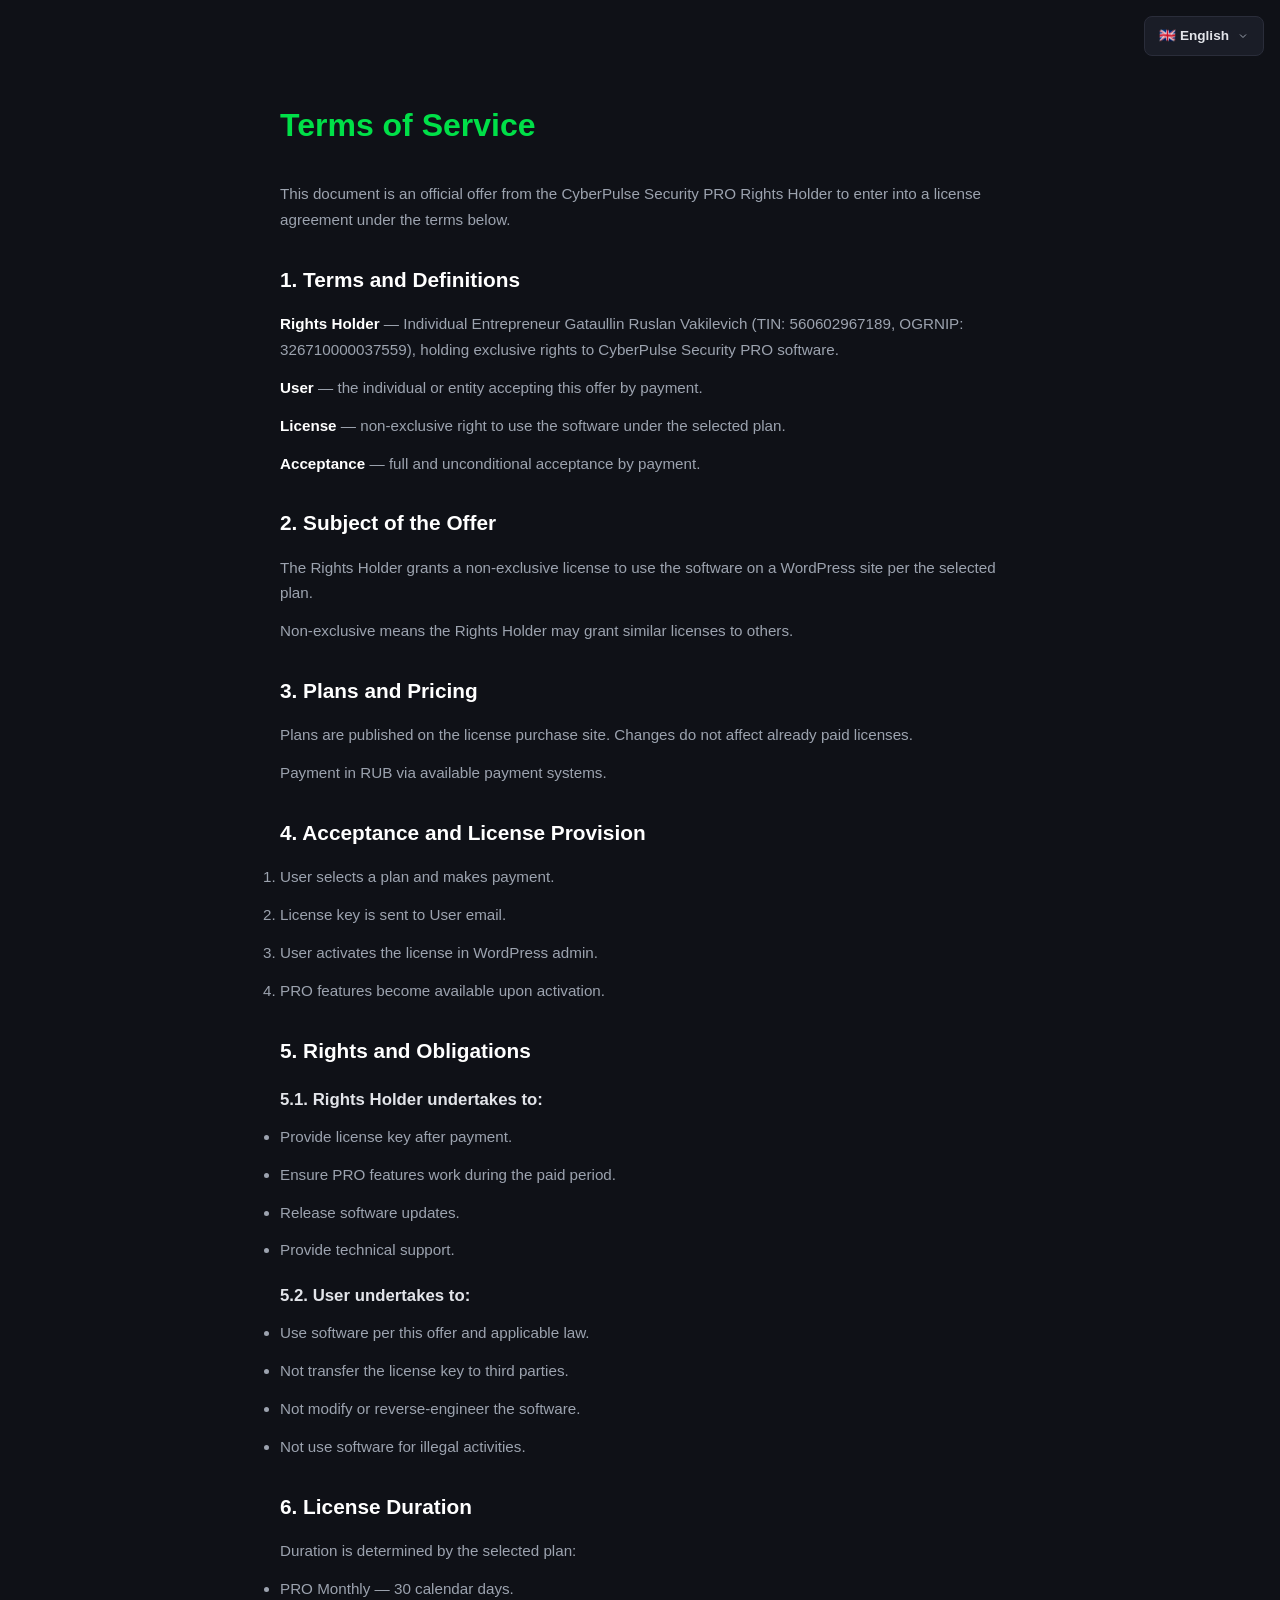
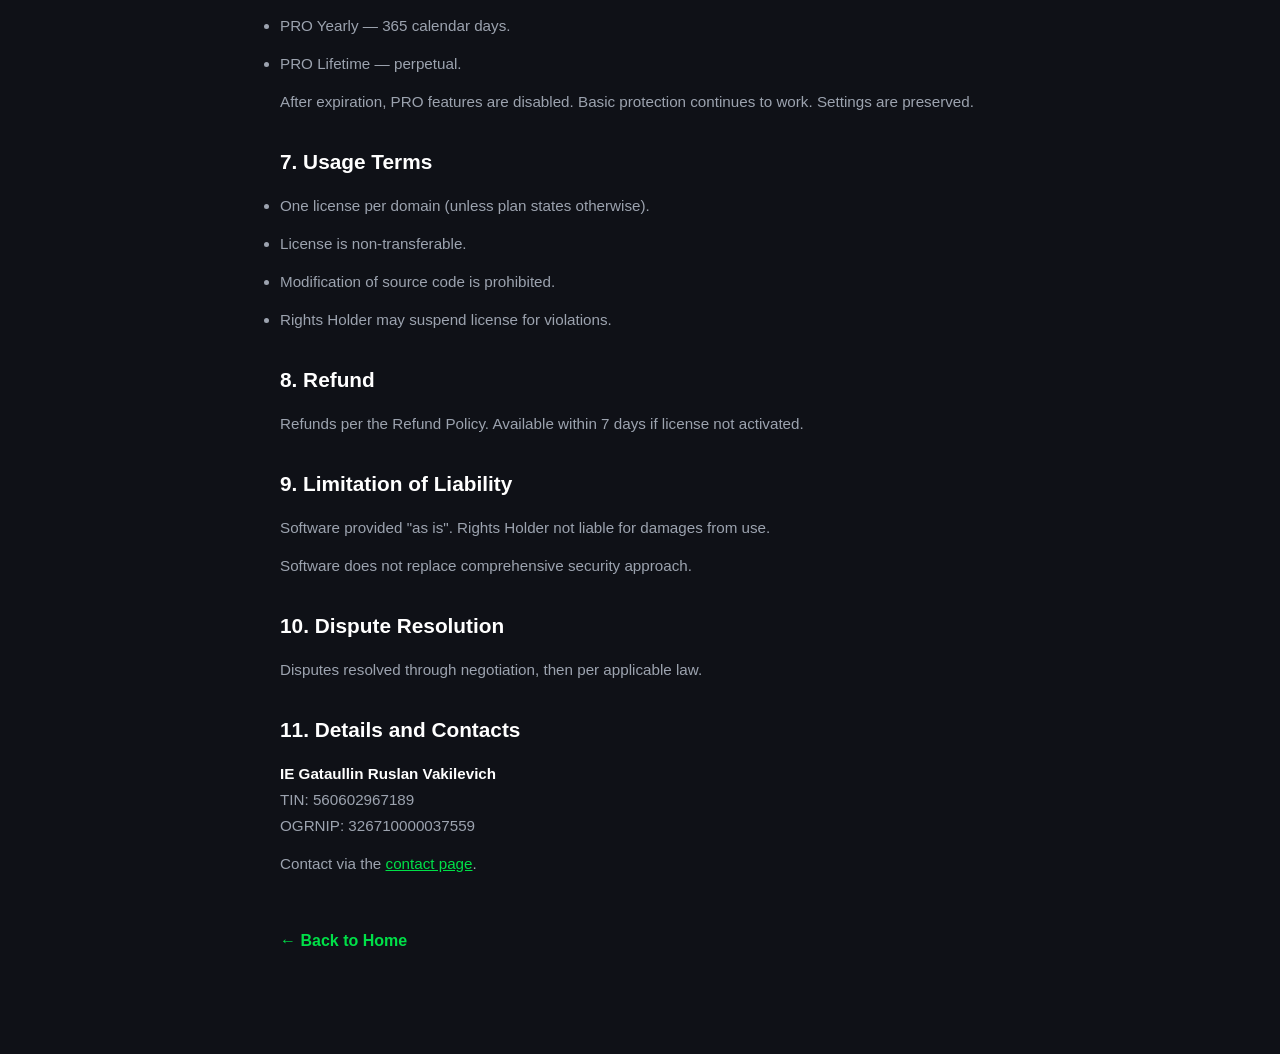
<file: docs/terms/index.html>
<!DOCTYPE html>
<html lang="ru">
<head>
    <meta charset="UTF-8">
    <meta name="viewport" content="width=device-width, initial-scale=1.0">
    <meta name="robots" content="noindex, follow">
    <title data-i18n="terms_title">Публичная оферта</title>
    <link rel="icon" type="image/png" sizes="32x32" href="../../favicon-32x32.png">
    <link rel="stylesheet" href="../../css/style.css">
    <script src="../../js/translations.js"></script>
    <style>
        .doc-page { max-width: 800px; margin: 60px auto; padding: 40px; }
        .doc-page h1 { color: var(--green); margin-bottom: 30px; font-size: 2rem; }
        .doc-page h2 { color: #fff; margin: 30px 0 15px; font-size: 1.3rem; }
        .doc-page h3 { color: var(--text); margin: 20px 0 10px; font-size: 1.05rem; }
        .doc-page p, .doc-page li, .doc-page ol { color: var(--text-secondary); margin-bottom: 12px; font-size: 0.95rem; line-height: 1.7; }
        .doc-page a { color: var(--green); }
        .doc-page strong { color: #fff; }
        .back-link { display: inline-block; margin-top: 40px; color: var(--green); text-decoration: none; font-weight: 600; }
        .back-link:hover { text-decoration: underline; }
        .lang-switcher { position: fixed; top: 16px; right: 16px; z-index: 100; font-size: 0.8rem; }
        .lang-current { display: flex; align-items: center; gap: 8px; background: var(--bg-card); border: 1px solid var(--border); padding: 8px 14px; border-radius: var(--radius-sm); cursor: pointer; color: var(--text); font-weight: 600; white-space: nowrap; transition: all 0.2s; user-select: none; }
        .lang-current:hover { border-color: var(--green); }
        .lang-current.open { border-color: var(--green); box-shadow: 0 0 12px var(--green-glow); }
        .lang-current span { font-size: 0.85rem; }
        .lang-arrow { transition: transform 0.2s; color: var(--text-secondary); }
        .lang-current.open .lang-arrow { transform: rotate(180deg); }
        .lang-dropdown { position: absolute; top: calc(100% + 4px); right: 0; background: var(--bg-card); border: 1px solid var(--border); border-radius: var(--radius-sm); min-width: 180px; max-height: 320px; overflow-y: auto; box-shadow: 0 8px 24px rgba(0,0,0,0.5); animation: fadeIn 0.15s ease; scrollbar-width: thin; scrollbar-color: var(--green) transparent; }
        .lang-dropdown::-webkit-scrollbar { width: 4px; }
        .lang-dropdown::-webkit-scrollbar-track { background: transparent; }
        .lang-dropdown::-webkit-scrollbar-thumb { background: var(--green); border-radius: 2px; }
        @keyframes fadeIn { from{opacity:0;transform:translateY(-4px)} to{opacity:1;transform:translateY(0)} }
        .lang-option { display: flex; align-items: center; gap: 10px; padding: 10px 16px; cursor: pointer; color: var(--text-secondary); font-size: 0.85rem; transition: all 0.15s; }
        .lang-option:hover { background: rgba(0,224,72,0.05); color: var(--text); }
        .lang-option.active { color: var(--green); font-weight: 700; background: rgba(0,224,72,0.08); }
    </style>
</head>
<body>
<div id="lang-switcher" class="lang-switcher"></div>
<div class="doc-page">
    <h1 data-i18n="terms_title">Публичная оферта</h1>
    <p data-i18n="terms_intro">Настоящий документ является официальным предложением (публичной офертой) Правообладателя программного обеспечения CyberPulse Security PRO (далее — «ПО») на заключение лицензионного соглашения с любым физическим или юридическим лицом (далее — «Пользователь») на условиях, изложенных ниже.</p>
    
    <h2 data-i18n="terms_s1_title">1. Термины и определения</h2>
    <p data-i18n-html="terms_s1_p1"><strong>Правообладатель</strong> — Индивидуальный предприниматель Гатауллин Руслан Вакильевич (ИНН: 560602967189, ОГРНИП: 326710000037559), обладающий исключительными правами на программное обеспечение CyberPulse Security PRO, предоставляющий неисключительную лицензию на его использование.</p>
    <p data-i18n-html="terms_s1_p2"><strong>Пользователь</strong> — физическое или юридическое лицо, осуществившее акцепт настоящей оферты путём оплаты и получившее неисключительную лицензию на использование ПО.</p>
    <p data-i18n-html="terms_s1_p3"><strong>Лицензия</strong> — неисключительное право на использование ПО на условиях и в объёме, соответствующих выбранному тарифу.</p>
    <p data-i18n-html="terms_s1_p4"><strong>Акцепт</strong> — полное и безоговорочное принятие условий настоящей оферты, осуществляемое путём оплаты выбранного тарифа.</p>
    
    <h2 data-i18n="terms_s2_title">2. Предмет оферты</h2>
    <p data-i18n="terms_s2_p1">Правообладатель предоставляет Пользователю неисключительную лицензию на использование ПО CyberPulse Security PRO на сайте под управлением системы WordPress в объёме и на условиях, соответствующих выбранному и оплаченному тарифу.</p>
    <p data-i18n="terms_s2_p2">Неисключительная лицензия означает, что Правообладатель сохраняет за собой право предоставлять аналогичные лицензии неограниченному кругу лиц. Пользователь не приобретает исключительных прав на ПО.</p>
    
    <h2 data-i18n="terms_s3_title">3. Тарифы и стоимость</h2>
    <p data-i18n="terms_s3_p1">Актуальные тарифы, цены и состав услуг публикуются на сайте приобретения лицензии. Правообладатель оставляет за собой право изменять стоимость и состав тарифов в одностороннем порядке. Изменения не затрагивают уже оплаченные лицензии в течение их срока действия.</p>
    <p data-i18n="terms_s3_p2">Оплата производится в рублях через доступные на сайте платёжные системы. Все сборы и комиссии платёжных систем оплачиваются Пользователем самостоятельно, если иное не указано при оформлении платежа.</p>
    
    <h2 data-i18n="terms_s4_title">4. Порядок акцепта и предоставления лицензии</h2>
    <ol>
        <li data-i18n="terms_s4_li1">Пользователь выбирает тариф и производит оплату через доступную платёжную систему.</li>
        <li data-i18n="terms_s4_li2">После успешной обработки платежа на указанный Пользователем адрес электронной почты отправляется лицензионный ключ.</li>
        <li data-i18n="terms_s4_li3">Пользователь активирует лицензию в административной панели WordPress, введя полученный ключ в соответствующее поле плагина CyberPulse Security.</li>
        <li data-i18n="terms_s4_li4">С момента активации Пользователю предоставляется доступ к PRO-функциям ПО в объёме, соответствующем оплаченному тарифу.</li>
    </ol>
    
    <h2 data-i18n="terms_s5_title">5. Права и обязанности сторон</h2>
    <h3 data-i18n="terms_s5_h3_1">5.1. Правообладатель обязуется:</h3>
    <ul>
        <li data-i18n="terms_s5_li1">Предоставить Пользователю лицензионный ключ после успешной оплаты.</li>
        <li data-i18n="terms_s5_li2">Обеспечить работоспособность PRO-функций ПО в течение оплаченного периода.</li>
        <li data-i18n="terms_s5_li3">Выпускать обновления ПО, направленные на улучшение функциональности и безопасности.</li>
        <li data-i18n="terms_s5_li4">Оказывать техническую поддержку через страницу контактов на сайте.</li>
    </ul>
    <h3 data-i18n="terms_s5_h3_2">5.2. Пользователь обязуется:</h3>
    <ul>
        <li data-i18n="terms_s5_li5">Использовать ПО в соответствии с условиями настоящей оферты и применимым законодательством.</li>
        <li data-i18n="terms_s5_li6">Не распространять, не передавать и не перепродавать лицензионный ключ третьим лицам.</li>
        <li data-i18n="terms_s5_li7">Не модифицировать, не декомпилировать и не Reverse-инжинирить исходный код ПО.</li>
        <li data-i18n="terms_s5_li8">Не использовать ПО для деятельности, нарушающей законодательство.</li>
    </ul>
    
    <h2 data-i18n="terms_s6_title">6. Срок действия лицензии</h2>
    <p data-i18n="terms_s6_p1">Срок действия лицензии определяется выбранным и оплаченным тарифом:</p>
    <ul>
        <li data-i18n="terms_s6_li1">Тариф «PRO Месяц» — 30 (тридцать) календарных дней с момента активации.</li>
        <li data-i18n="terms_s6_li2">Тариф «PRO Год» — 365 (триста шестьдесят пять) календарных дней с момента активации.</li>
        <li data-i18n="terms_s6_li3">Тариф «PRO Навсегда» — бессрочно, на весь период существования ПО.</li>
    </ul>
    <p data-i18n="terms_s6_p2">По истечении оплаченного периода PRO-функции ПО отключаются. Базовая (бесплатная) функциональность ПО продолжает работать в полном объёме. Все настройки Пользователя сохраняются.</p>
    
    <h2 data-i18n="terms_s7_title">7. Условия использования</h2>
    <ul>
        <li data-i18n="terms_s7_li1">Одна лицензия действительна для одного доменного имени (сайта), если иное количество не предусмотрено тарифом.</li>
        <li data-i18n="terms_s7_li2">Лицензия не подлежит передаче или перепродаже третьим лицам.</li>
        <li data-i18n="terms_s7_li3">Пользователь не вправе модифицировать, декомпилировать или иным образом изменять исходный код плагина.</li>
        <li data-i18n="terms_s7_li4">Правообладатель оставляет за собой право приостановить действие лицензии в случае нарушения Пользователем условий настоящей оферты.</li>
    </ul>
    
    <h2 data-i18n="terms_s8_title">8. Возврат средств</h2>
    <p data-i18n="terms_s8_p1">Условия и порядок возврата регулируются Политикой возврата средств, являющейся неотъемлемой частью настоящей оферты. Возврат возможен в течение 7 дней с момента покупки при условии, что лицензия не была активирована.</p>
    
    <h2 data-i18n="terms_s9_title">9. Ограничение ответственности</h2>
    <p data-i18n="terms_s9_p1">ПО предоставляется «как есть» (as is). Правообладатель не несёт ответственности за любой прямой или косвенный ущерб, возникший в результате использования или невозможности использования ПО, включая, но не ограничиваясь, потерю данных, упущенную выгоду, перерыв в коммерческой деятельности.</p>
    <p data-i18n="terms_s9_p2">Правообладатель не гарантирует, что ПО будет полностью защищать сайт Пользователя от всех известных и неизвестных угроз безопасности. ПО является инструментом повышения уровня безопасности и не заменяет комплексный подход к защите сайта.</p>
    
    <h2 data-i18n="terms_s10_title">10. Разрешение споров</h2>
    <p data-i18n="terms_s10_p1">Все споры и разногласия, возникающие в связи с настоящей офертой, разрешаются путём переговоров. При невозможности урегулирования спора путём переговоров, спор передаётся на рассмотрение в соответствии с применимым законодательством.</p>
    
    <h2 data-i18n="terms_s11_title">11. Реквизиты и контакты</h2>
    <p data-i18n-html="terms_s11_p1"><strong>Индивидуальный предприниматель Гатауллин Руслан Вакильевич</strong><br>ИНН: 560602967189<br>ОГРНИП: 326710000037559</p>
    <p data-i18n-html="terms_s11_p2">По всем вопросам, связанным с настоящей офертой, Пользователь может обратиться через <a href="../contact">страницу контактов</a>.</p>
    
    <a href="../../" class="back-link" data-i18n="back_home">← На главную</a>
</div>

<script>
var I18n={current:'ru',languages:{ru:{name:'Русский',flag:'🇷🇺'},en:{name:'English',flag:'🇬🇧'},de:{name:'Deutsch',flag:'🇩🇪'},fr:{name:'Français',flag:'🇫🇷'},it:{name:'Italiano',flag:'🇮🇹'},es:{name:'Español',flag:'🇪🇸'},pt:{name:'Português',flag:'🇧🇷'},zh:{name:'中文',flag:'🇨🇳'},ja:{name:'日本語',flag:'🇯🇵'},ko:{name:'한국어',flag:'🇰🇷'}},init:function(){var t=this.getSavedLanguage()||this.getBrowserLanguage();this.languages[t]||(t='en'),this.setLanguage(t),this.renderSwitcher()},getSavedLanguage:function(){return localStorage.getItem('cs_lang')},getBrowserLanguage:function(){return(navigator.language||navigator.userLanguage||'en').split('-')[0]},setLanguage:function(t){this.current=t,localStorage.setItem('cs_lang',t),document.documentElement.lang=t,document.querySelectorAll('[data-i18n]').forEach(function(e){var n=e.getAttribute('data-i18n');DocTranslations[t]&&DocTranslations[t][n]&&(e.textContent=DocTranslations[t][n])}),document.querySelectorAll('[data-i18n-html]').forEach(function(e){var n=e.getAttribute('data-i18n-html');DocTranslations[t]&&DocTranslations[t][n]&&(e.innerHTML=DocTranslations[t][n])}),document.querySelectorAll('.lang-option').forEach(function(e){e.classList.toggle('active',e.getAttribute('data-lang')===t)});var e=document.querySelector('.lang-current span');e&&this.languages[t]&&(e.textContent=this.languages[t].flag+' '+this.languages[t].name)},renderSwitcher:function(){var t=document.getElementById('lang-switcher');if(!t)return;var e=this.languages[this.current]||this.languages.en,n='<div class="lang-current" onclick="I18n.toggleSwitcher()"><span>'+e.flag+' '+e.name+'</span><svg class="lang-arrow" width="12" height="12" viewBox="0 0 24 24" fill="none" stroke="currentColor" stroke-width="2"><polyline points="6 9 12 15 18 9"/></svg></div><div class="lang-dropdown" id="lang-dropdown" style="display:none;">';for(var a in this.languages){var i=this.languages[a],o=a===this.current?' active':'';n+='<div class="lang-option'+o+'" data-lang="'+a+'" onclick="I18n.setLanguage(\''+a+'\')"><span>'+i.flag+' '+i.name+'</span></div>'}n+='</div>',t.innerHTML=n},toggleSwitcher:function(){var t=document.getElementById('lang-dropdown'),e=document.querySelector('.lang-current');if(t){var n='block'===t.style.display;t.style.display=n?'none':'block',e&&e.classList.toggle('open',!n)}},closeDropdown:function(){var t=document.getElementById('lang-dropdown'),e=document.querySelector('.lang-current');t&&(t.style.display='none'),e&&e.classList.remove('open')}};
document.addEventListener('click',function(t){t.target.closest('#lang-switcher')||I18n.closeDropdown()});

var DocTranslations={

ru:{terms_title:'Публичная оферта',terms_intro:'Настоящий документ является официальным предложением (публичной офертой) Правообладателя ПО CyberPulse Security PRO на заключение лицензионного соглашения на условиях, изложенных ниже.',terms_s1_title:'1. Термины и определения',terms_s1_p1:'<strong>Правообладатель</strong> — ИП Гатауллин Руслан Вакильевич (ИНН: 560602967189, ОГРНИП: 326710000037559), обладающий исключительными правами на ПО CyberPulse Security PRO.',terms_s1_p2:'<strong>Пользователь</strong> — лицо, осуществившее акцепт оферты путём оплаты.',terms_s1_p3:'<strong>Лицензия</strong> — неисключительное право на использование ПО на условиях выбранного тарифа.',terms_s1_p4:'<strong>Акцепт</strong> — полное и безоговорочное принятие условий оферты путём оплаты.',terms_s2_title:'2. Предмет оферты',terms_s2_p1:'Правообладатель предоставляет неисключительную лицензию на использование ПО на сайте WordPress в объёме выбранного тарифа.',terms_s2_p2:'Неисключительная лицензия означает право Правообладателя предоставлять аналогичные лицензии другим лицам.',terms_s3_title:'3. Тарифы и стоимость',terms_s3_p1:'Тарифы публикуются на сайте приобретения лицензии. Изменения не затрагивают уже оплаченные лицензии.',terms_s3_p2:'Оплата в рублях через доступные платёжные системы.',terms_s4_title:'4. Порядок акцепта и предоставления лицензии',terms_s4_li1:'Пользователь выбирает тариф и производит оплату.',terms_s4_li2:'Лицензионный ключ отправляется на email Пользователя.',terms_s4_li3:'Пользователь активирует лицензию в админке WordPress.',terms_s4_li4:'С момента активации предоставляется доступ к PRO-функциям.',terms_s5_title:'5. Права и обязанности сторон',terms_s5_h3_1:'5.1. Правообладатель обязуется:',terms_s5_li1:'Предоставить лицензионный ключ после оплаты.',terms_s5_li2:'Обеспечить работоспособность PRO-функций.',terms_s5_li3:'Выпускать обновления ПО.',terms_s5_li4:'Оказывать техническую поддержку.',terms_s5_h3_2:'5.2. Пользователь обязуется:',terms_s5_li5:'Использовать ПО в соответствии с офертой.',terms_s5_li6:'Не передавать лицензионный ключ третьим лицам.',terms_s5_li7:'Не модифицировать исходный код ПО.',terms_s5_li8:'Не использовать ПО в незаконной деятельности.',terms_s6_title:'6. Срок действия лицензии',terms_s6_p1:'Срок действия определяется тарифом:',terms_s6_li1:'PRO Месяц — 30 дней.',terms_s6_li2:'PRO Год — 365 дней.',terms_s6_li3:'PRO Навсегда — бессрочно.',terms_s6_p2:'По истечении срока PRO-функции отключаются, базовая защита продолжает работать.',terms_s7_title:'7. Условия использования',terms_s7_li1:'Одна лицензия на один сайт (если иное не предусмотрено тарифом).',terms_s7_li2:'Лицензия не подлежит передаче третьим лицам.',terms_s7_li3:'Запрещена модификация исходного кода.',terms_s7_li4:'Правообладатель может приостановить лицензию при нарушении условий.',terms_s8_title:'8. Возврат средств',terms_s8_p1:'Возврат регулируется Политикой возврата. Возможен в течение 7 дней, если лицензия не активирована.',terms_s9_title:'9. Ограничение ответственности',terms_s9_p1:'ПО предоставляется «как есть». Правообладатель не несёт ответственности за ущерб от использования ПО.',terms_s9_p2:'ПО не заменяет комплексный подход к безопасности.',terms_s10_title:'10. Разрешение споров',terms_s10_p1:'Споры разрешаются путём переговоров, затем — в соответствии с законодательством.',terms_s11_title:'11. Реквизиты и контакты',terms_s11_p1:'<strong>ИП Гатауллин Руслан Вакильевич</strong><br>ИНН: 560602967189<br>ОГРНИП: 326710000037559',terms_s11_p2:'Обращения через <a href="../contact">страницу контактов</a>.',back_home:'← На главную'},

en:{terms_title:'Terms of Service',terms_intro:'This document is an official offer from the CyberPulse Security PRO Rights Holder to enter into a license agreement under the terms below.',terms_s1_title:'1. Terms and Definitions',terms_s1_p1:'<strong>Rights Holder</strong> — Individual Entrepreneur Gataullin Ruslan Vakilevich (TIN: 560602967189, OGRNIP: 326710000037559), holding exclusive rights to CyberPulse Security PRO software.',terms_s1_p2:'<strong>User</strong> — the individual or entity accepting this offer by payment.',terms_s1_p3:'<strong>License</strong> — non-exclusive right to use the software under the selected plan.',terms_s1_p4:'<strong>Acceptance</strong> — full and unconditional acceptance by payment.',terms_s2_title:'2. Subject of the Offer',terms_s2_p1:'The Rights Holder grants a non-exclusive license to use the software on a WordPress site per the selected plan.',terms_s2_p2:'Non-exclusive means the Rights Holder may grant similar licenses to others.',terms_s3_title:'3. Plans and Pricing',terms_s3_p1:'Plans are published on the license purchase site. Changes do not affect already paid licenses.',terms_s3_p2:'Payment in RUB via available payment systems.',terms_s4_title:'4. Acceptance and License Provision',terms_s4_li1:'User selects a plan and makes payment.',terms_s4_li2:'License key is sent to User email.',terms_s4_li3:'User activates the license in WordPress admin.',terms_s4_li4:'PRO features become available upon activation.',terms_s5_title:'5. Rights and Obligations',terms_s5_h3_1:'5.1. Rights Holder undertakes to:',terms_s5_li1:'Provide license key after payment.',terms_s5_li2:'Ensure PRO features work during the paid period.',terms_s5_li3:'Release software updates.',terms_s5_li4:'Provide technical support.',terms_s5_h3_2:'5.2. User undertakes to:',terms_s5_li5:'Use software per this offer and applicable law.',terms_s5_li6:'Not transfer the license key to third parties.',terms_s5_li7:'Not modify or reverse-engineer the software.',terms_s5_li8:'Not use software for illegal activities.',terms_s6_title:'6. License Duration',terms_s6_p1:'Duration is determined by the selected plan:',terms_s6_li1:'PRO Monthly — 30 calendar days.',terms_s6_li2:'PRO Yearly — 365 calendar days.',terms_s6_li3:'PRO Lifetime — perpetual.',terms_s6_p2:'After expiration, PRO features are disabled. Basic protection continues to work. Settings are preserved.',terms_s7_title:'7. Usage Terms',terms_s7_li1:'One license per domain (unless plan states otherwise).',terms_s7_li2:'License is non-transferable.',terms_s7_li3:'Modification of source code is prohibited.',terms_s7_li4:'Rights Holder may suspend license for violations.',terms_s8_title:'8. Refund',terms_s8_p1:'Refunds per the Refund Policy. Available within 7 days if license not activated.',terms_s9_title:'9. Limitation of Liability',terms_s9_p1:'Software provided "as is". Rights Holder not liable for damages from use.',terms_s9_p2:'Software does not replace comprehensive security approach.',terms_s10_title:'10. Dispute Resolution',terms_s10_p1:'Disputes resolved through negotiation, then per applicable law.',terms_s11_title:'11. Details and Contacts',terms_s11_p1:'<strong>IE Gataullin Ruslan Vakilevich</strong><br>TIN: 560602967189<br>OGRNIP: 326710000037559',terms_s11_p2:'Contact via the <a href="../contact">contact page</a>.',back_home:'← Back to Home'},

de:{terms_title:'AGB',terms_intro:'Dieses Dokument ist ein offizielles Angebot des Rechteinhabers von CyberPulse Security PRO zum Abschluss eines Lizenzvertrags.',terms_s1_title:'1. Begriffe',terms_s1_p1:'<strong>Rechteinhaber</strong> — Einzelunternehmer Gataullin Ruslan Wakiljewitsch (INN: 560602967189, OGRNIP: 326710000037559), Inhaber der ausschließlichen Rechte an CyberPulse Security PRO.',terms_s1_p2:'<strong>Nutzer</strong> — Person, die das Angebot durch Zahlung annimmt.',terms_s1_p3:'<strong>Lizenz</strong> — nicht-exklusives Nutzungsrecht gemäß Tarif.',terms_s1_p4:'<strong>Annahme</strong> — vorbehaltlose Zustimmung durch Zahlung.',terms_s2_title:'2. Vertragsgegenstand',terms_s2_p1:'Der Rechteinhaber gewährt eine nicht-exklusive Lizenz zur Nutzung auf einer WordPress-Website.',terms_s2_p2:'Nicht-exklusiv bedeutet, dass der Rechteinhaber ähnliche Lizenzen an Dritte vergeben kann.',terms_s3_title:'3. Tarife und Preise',terms_s3_p1:'Tarife auf der Lizenz-Website veröffentlicht. Änderungen betreffen nicht bereits bezahlte Lizenzen.',terms_s3_p2:'Zahlung in RUB über verfügbare Zahlungssysteme.',terms_s4_title:'4. Annahme und Lizenzbereitstellung',terms_s4_li1:'Nutzer wählt Tarif und zahlt.',terms_s4_li2:'Lizenzschlüssel wird per E-Mail gesendet.',terms_s4_li3:'Aktivierung im WordPress-Admin.',terms_s4_li4:'PRO-Funktionen nach Aktivierung verfügbar.',terms_s5_title:'5. Rechte und Pflichten',terms_s5_h3_1:'5.1. Rechteinhaber verpflichtet sich:',terms_s5_li1:'Lizenzschlüssel nach Zahlung bereitzustellen.',terms_s5_li2:'Funktionsfähigkeit der PRO-Funktionen sicherzustellen.',terms_s5_li3:'Software-Updates bereitzustellen.',terms_s5_li4:'Technischen Support zu leisten.',terms_s5_h3_2:'5.2. Nutzer verpflichtet sich:',terms_s5_li5:'Software gemäß AGB zu nutzen.',terms_s5_li6:'Lizenzschlüssel nicht an Dritte weiterzugeben.',terms_s5_li7:'Quellcode nicht zu modifizieren.',terms_s5_li8:'Software nicht für illegale Aktivitäten zu nutzen.',terms_s6_title:'6. Lizenzlaufzeit',terms_s6_p1:'Laufzeit nach gewähltem Tarif:',terms_s6_li1:'PRO Monatlich — 30 Tage.',terms_s6_li2:'PRO Jährlich — 365 Tage.',terms_s6_li3:'PRO Lifetime — unbegrenzt.',terms_s6_p2:'Nach Ablauf werden PRO-Funktionen deaktiviert. Basisschutz funktioniert weiter.',terms_s7_title:'7. Nutzungsbedingungen',terms_s7_li1:'Eine Lizenz pro Domain.',terms_s7_li2:'Lizenz nicht übertragbar.',terms_s7_li3:'Quellcode-Modifikation verboten.',terms_s7_li4:'Rechteinhaber kann Lizenz bei Verstößen sperren.',terms_s8_title:'8. Rückerstattung',terms_s8_p1:'Rückerstattung gemäß Richtlinie. Innerhalb 7 Tagen möglich, wenn nicht aktiviert.',terms_s9_title:'9. Haftungsbeschränkung',terms_s9_p1:'Software "wie besehen". Keine Haftung für Schäden.',terms_s9_p2:'Software ersetzt kein umfassendes Sicherheitskonzept.',terms_s10_title:'10. Streitbeilegung',terms_s10_p1:'Streitigkeiten durch Verhandlung, dann nach geltendem Recht.',terms_s11_title:'11. Impressum & Kontakt',terms_s11_p1:'<strong>Einzelunternehmer Gataullin Ruslan Vakilevich</strong><br>INN: 560602967189<br>OGRNIP: 326710000037559',terms_s11_p2:'Kontakt über die <a href="../contact">Kontaktseite</a>.',back_home:'← Zur Startseite'},

fr:{terms_title:'Conditions générales',terms_intro:'Offre officielle du titulaire des droits de CyberPulse Security PRO pour un contrat de licence.',terms_s1_title:'1. Termes',terms_s1_p1:'<strong>Titulaire</strong> — Entrepreneur individuel Gataullin Ruslan Vakilevich (NIF: 560602967189, OGRNIP: 326710000037559), détenteur des droits exclusifs de CyberPulse Security PRO.',terms_s1_p2:'<strong>Utilisateur</strong> — personne acceptant l\'offre par paiement.',terms_s1_p3:'<strong>Licence</strong> — droit non exclusif selon le tarif.',terms_s1_p4:'<strong>Acceptation</strong> — acceptation complète par paiement.',terms_s2_title:'2. Objet',terms_s2_p1:'Licence non exclusive pour site WordPress.',terms_s2_p2:'Non exclusive = le titulaire peut accorder d\'autres licences.',terms_s3_title:'3. Tarifs',terms_s3_p1:'Tarifs publiés sur le site d\'achat de licence.',terms_s3_p2:'Paiement en RUB.',terms_s4_title:'4. Fourniture de licence',terms_s4_li1:'Choix du tarif et paiement.',terms_s4_li2:'Clé envoyée par email.',terms_s4_li3:'Activation dans WordPress.',terms_s4_li4:'Fonctions PRO disponibles après activation.',terms_s5_title:'5. Droits et obligations',terms_s5_h3_1:'5.1. Le Titulaire s\'engage à:',terms_s5_li1:'Fournir la clé après paiement.',terms_s5_li2:'Assurer le fonctionnement PRO.',terms_s5_li3:'Publier des mises à jour.',terms_s5_li4:'Fournir un support technique.',terms_s5_h3_2:'5.2. L\'Utilisateur s\'engage à:',terms_s5_li5:'Utiliser le logiciel conformément aux conditions.',terms_s5_li6:'Ne pas céder la clé à des tiers.',terms_s5_li7:'Ne pas modifier le code source.',terms_s5_li8:'Ne pas utiliser à des fins illégales.',terms_s6_title:'6. Durée',terms_s6_p1:'Selon le tarif:',terms_s6_li1:'Mensuel — 30 jours.',terms_s6_li2:'Annuel — 365 jours.',terms_s6_li3:'À vie — perpétuel.',terms_s6_p2:'Après expiration, fonctions PRO désactivées. Protection de base continue.',terms_s7_title:'7. Conditions d\'utilisation',terms_s7_li1:'Une licence par domaine.',terms_s7_li2:'Licence non cessible.',terms_s7_li3:'Modification du code interdite.',terms_s7_li4:'Suspension possible en cas de violation.',terms_s8_title:'8. Remboursement',terms_s8_p1:'Selon la politique de remboursement. 7 jours si non activé.',terms_s9_title:'9. Limitation de responsabilité',terms_s9_p1:'Logiciel "tel quel". Pas de responsabilité pour dommages.',terms_s9_p2:'Ne remplace pas une approche de sécurité complète.',terms_s10_title:'10. Résolution des litiges',terms_s10_p1:'Négociation puis droit applicable.',terms_s11_title:'11. Mentions légales',terms_s11_p1:'<strong>EI Gataullin Ruslan Vakilevich</strong><br>NIF: 560602967189<br>OGRNIP: 326710000037559',terms_s11_p2:'Via la <a href="../contact">page de contact</a>.',back_home:'← Retour à l\'accueil'},

it:{terms_title:'Termini di servizio',terms_intro:'Offerta ufficiale del titolare dei diritti di CyberPulse Security PRO per contratto di licenza.',terms_s1_title:'1. Termini',terms_s1_p1:'<strong>Titolare</strong> — Imprenditore individuale Gataullin Ruslan Vakilevich (CIF: 560602967189, OGRNIP: 326710000037559), detentore dei diritti esclusivi di CyberPulse Security PRO.',terms_s1_p2:'<strong>Utente</strong> — chi accetta l\'offerta pagando.',terms_s1_p3:'<strong>Licenza</strong> — diritto non esclusivo secondo il piano.',terms_s1_p4:'<strong>Accettazione</strong> — accettazione completa tramite pagamento.',terms_s2_title:'2. Oggetto',terms_s2_p1:'Licenza non esclusiva per sito WordPress.',terms_s2_p2:'Non esclusiva = il titolare può concedere altre licenze.',terms_s3_title:'3. Piani e prezzi',terms_s3_p1:'Piani pubblicati sul sito di acquisto.',terms_s3_p2:'Pagamento in RUB.',terms_s4_title:'4. Fornitura licenza',terms_s4_li1:'Scelta piano e pagamento.',terms_s4_li2:'Chiave inviata per email.',terms_s4_li3:'Attivazione in WordPress.',terms_s4_li4:'Funzioni PRO disponibili dopo attivazione.',terms_s5_title:'5. Diritti e obblighi',terms_s5_h3_1:'5.1. Il Titolare si impegna a:',terms_s5_li1:'Fornire la chiave dopo pagamento.',terms_s5_li2:'Garantire il funzionamento PRO.',terms_s5_li3:'Pubblicare aggiornamenti.',terms_s5_li4:'Fornire supporto tecnico.',terms_s5_h3_2:'5.2. L\'Utente si impegna a:',terms_s5_li5:'Usare il software secondo i termini.',terms_s5_li6:'Non cedere la chiave a terzi.',terms_s5_li7:'Non modificare il codice sorgente.',terms_s5_li8:'Non usare per attività illegali.',terms_s6_title:'6. Durata',terms_s6_p1:'Secondo il piano:',terms_s6_li1:'Mensile — 30 giorni.',terms_s6_li2:'Annuale — 365 giorni.',terms_s6_li3:'A vita — perpetuo.',terms_s6_p2:'Dopo scadenza, funzioni PRO disattivate. Protezione base continua.',terms_s7_title:'7. Condizioni d\'uso',terms_s7_li1:'Una licenza per dominio.',terms_s7_li2:'Licenza non trasferibile.',terms_s7_li3:'Modifica codice vietata.',terms_s7_li4:'Sospensione possibile per violazioni.',terms_s8_title:'8. Rimborso',terms_s8_p1:'Secondo politica rimborso. 7 giorni se non attivato.',terms_s9_title:'9. Limitazione di responsabilità',terms_s9_p1:'Software "così com\'è". Nessuna responsabilità per danni.',terms_s9_p2:'Non sostituisce approccio completo alla sicurezza.',terms_s10_title:'10. Risoluzione controversie',terms_s10_p1:'Negoziato, poi diritto applicabile.',terms_s11_title:'11. Estremi e contatti',terms_s11_p1:'<strong>Imp. Ind. Gataullin Ruslan Vakilevich</strong><br>CIF: 560602967189<br>OGRNIP: 326710000037559',terms_s11_p2:'Via <a href="../contact">pagina contatti</a>.',back_home:'← Torna alla home'},

es:{terms_title:'Términos de servicio',terms_intro:'Oferta oficial del titular de los derechos de CyberPulse Security PRO para contrato de licencia.',terms_s1_title:'1. Términos',terms_s1_p1:'<strong>Titular</strong> — Empresario individual Gataullin Ruslan Vakilevich (NIF: 560602967189, OGRNIP: 326710000037559), titular de los derechos exclusivos de CyberPulse Security PRO.',terms_s1_p2:'<strong>Usuario</strong> — quien acepta la oferta pagando.',terms_s1_p3:'<strong>Licencia</strong> — derecho no exclusivo según el plan.',terms_s1_p4:'<strong>Aceptación</strong> — aceptación completa mediante pago.',terms_s2_title:'2. Objeto',terms_s2_p1:'Licencia no exclusiva para sitio WordPress.',terms_s2_p2:'No exclusiva = el titular puede otorgar otras licencias.',terms_s3_title:'3. Planes y precios',terms_s3_p1:'Planes publicados en el sitio de compra.',terms_s3_p2:'Pago en RUB.',terms_s4_title:'4. Entrega de licencia',terms_s4_li1:'Elegir plan y pagar.',terms_s4_li2:'Clave enviada por email.',terms_s4_li3:'Activación en WordPress.',terms_s4_li4:'Funciones PRO disponibles tras activación.',terms_s5_title:'5. Derechos y obligaciones',terms_s5_h3_1:'5.1. El Titular se compromete a:',terms_s5_li1:'Proporcionar la clave tras el pago.',terms_s5_li2:'Garantizar el funcionamiento PRO.',terms_s5_li3:'Publicar actualizaciones.',terms_s5_li4:'Proporcionar soporte técnico.',terms_s5_h3_2:'5.2. El Usuario se compromete a:',terms_s5_li5:'Usar el software según los términos.',terms_s5_li6:'No ceder la clave a terceros.',terms_s5_li7:'No modificar el código fuente.',terms_s5_li8:'No usar para actividades ilegales.',terms_s6_title:'6. Duración',terms_s6_p1:'Según el plan:',terms_s6_li1:'Mensual — 30 días.',terms_s6_li2:'Anual — 365 días.',terms_s6_li3:'Vitalicio — perpetuo.',terms_s6_p2:'Tras vencimiento, funciones PRO desactivadas. Protección básica continúa.',terms_s7_title:'7. Condiciones de uso',terms_s7_li1:'Una licencia por dominio.',terms_s7_li2:'Licencia no transferible.',terms_s7_li3:'Modificación de código prohibida.',terms_s7_li4:'Suspensión posible por violaciones.',terms_s8_title:'8. Reembolso',terms_s8_p1:'Según política de reembolso. 7 días si no activado.',terms_s9_title:'9. Limitación de responsabilidad',terms_s9_p1:'Software "tal cual". Sin responsabilidad por daños.',terms_s9_p2:'No sustituye enfoque integral de seguridad.',terms_s10_title:'10. Resolución de disputas',terms_s10_p1:'Negociación, luego derecho aplicable.',terms_s11_title:'11. Detalles y contacto',terms_s11_p1:'<strong>Emp. Ind. Gataullin Ruslan Vakilevich</strong><br>NIF: 560602967189<br>OGRNIP: 326710000037559',terms_s11_p2:'Vía <a href="../contact">página de contacto</a>.',back_home:'← Volver al inicio'},

pt:{terms_title:'Termos de serviço',terms_intro:'Oferta oficial do titular dos direitos do CyberPulse Security PRO para contrato de licença.',terms_s1_title:'1. Termos',terms_s1_p1:'<strong>Titular</strong> — Empresário Individual Gataullin Ruslan Vakilevich (NIF: 560602967189, OGRNIP: 326710000037559), detentor dos direitos exclusivos do CyberPulse Security PRO.',terms_s1_p2:'<strong>Usuário</strong> — quem aceita a oferta pagando.',terms_s1_p3:'<strong>Licença</strong> — direito não exclusivo conforme o plano.',terms_s1_p4:'<strong>Aceitação</strong> — aceitação completa por pagamento.',terms_s2_title:'2. Objeto',terms_s2_p1:'Licença não exclusiva para site WordPress.',terms_s2_p2:'Não exclusiva = o titular pode conceder outras licenças.',terms_s3_title:'3. Planos e preços',terms_s3_p1:'Planos publicados no site de compra.',terms_s3_p2:'Pagamento em RUB.',terms_s4_title:'4. Entrega da licença',terms_s4_li1:'Escolher plano e pagar.',terms_s4_li2:'Chave enviada por email.',terms_s4_li3:'Ativação no WordPress.',terms_s4_li4:'Funções PRO disponíveis após ativação.',terms_s5_title:'5. Direitos e obrigações',terms_s5_h3_1:'5.1. O Titular se compromete a:',terms_s5_li1:'Fornecer a chave após pagamento.',terms_s5_li2:'Garantir o funcionamento PRO.',terms_s5_li3:'Publicar atualizações.',terms_s5_li4:'Fornecer suporte técnico.',terms_s5_h3_2:'5.2. O Usuário se compromete a:',terms_s5_li5:'Usar o software conforme os termos.',terms_s5_li6:'Não ceder a chave a terceiros.',terms_s5_li7:'Não modificar o código fonte.',terms_s5_li8:'Não usar para atividades ilegais.',terms_s6_title:'6. Duração',terms_s6_p1:'Conforme o plano:',terms_s6_li1:'Mensal — 30 dias.',terms_s6_li2:'Anual — 365 dias.',terms_s6_li3:'Vitalício — perpétuo.',terms_s6_p2:'Após vencimento, funções PRO desativadas. Proteção básica continua.',terms_s7_title:'7. Condições de uso',terms_s7_li1:'Uma licença por domínio.',terms_s7_li2:'Licença não transferível.',terms_s7_li3:'Modificação de código proibida.',terms_s7_li4:'Suspensão possível por violações.',terms_s8_title:'8. Reembolso',terms_s8_p1:'Conforme política de reembolso. 7 dias se não ativado.',terms_s9_title:'9. Limitação de responsabilidade',terms_s9_p1:'Software "como está". Sem responsabilidade por danos.',terms_s9_p2:'Não substitui abordagem completa de segurança.',terms_s10_title:'10. Resolução de disputas',terms_s10_p1:'Negociação, depois direito aplicável.',terms_s11_title:'11. Detalhes e contato',terms_s11_p1:'<strong>EI Gataullin Ruslan Vakilevich</strong><br>NIF: 560602967189<br>OGRNIP: 326710000037559',terms_s11_p2:'Via <a href="../contact">página de contato</a>.',back_home:'← Voltar ao início'},

zh:{terms_title:'服务条款',terms_intro:'CyberPulse Security PRO权利持有人的官方许可协议要约。',terms_s1_title:'1. 术语',terms_s1_p1:'<strong>权利持有人</strong> — 个体工商户 Gataullin Ruslan Vakilevich (纳税识别号: 560602967189, OGRNIP: 326710000037559)，CyberPulse Security PRO软件的独家权利所有者。',terms_s1_p2:'<strong>用户</strong> — 通过付款接受要约的人。',terms_s1_p3:'<strong>许可证</strong> — 根据计划的非独家使用权。',terms_s1_p4:'<strong>接受</strong> — 通过付款完全接受。',terms_s2_title:'2. 要约标的',terms_s2_p1:'在WordPress网站上使用软件的非独家许可。',terms_s2_p2:'非独家=权利持有人可向他人授予类似许可。',terms_s3_title:'3. 计划与定价',terms_s3_p1:'计划发布在许可证购买网站上。',terms_s3_p2:'以卢布支付。',terms_s4_title:'4. 许可证提供',terms_s4_li1:'选择计划并付款。',terms_s4_li2:'密钥通过邮件发送。',terms_s4_li3:'在WordPress中激活。',terms_s4_li4:'激活后PRO功能可用。',terms_s5_title:'5. 权利与义务',terms_s5_h3_1:'5.1. 权利持有人承诺：',terms_s5_li1:'付款后提供密钥。',terms_s5_li2:'确保PRO功能正常运行。',terms_s5_li3:'发布软件更新。',terms_s5_li4:'提供技术支持。',terms_s5_h3_2:'5.2. 用户承诺：',terms_s5_li5:'根据条款使用软件。',terms_s5_li6:'不向第三方转让密钥。',terms_s5_li7:'不修改源代码。',terms_s5_li8:'不用于非法活动。',terms_s6_title:'6. 许可证期限',terms_s6_p1:'根据所选计划：',terms_s6_li1:'月度—30天。',terms_s6_li2:'年度—365天。',terms_s6_li3:'永久—无期限。',terms_s6_p2:'到期后PRO功能禁用。基本保护继续。',terms_s7_title:'7. 使用条款',terms_s7_li1:'每个域名一个许可证。',terms_s7_li2:'许可证不可转让。',terms_s7_li3:'禁止修改源代码。',terms_s7_li4:'违规时可暂停许可证。',terms_s8_title:'8. 退款',terms_s8_p1:'根据退款政策。7天内未激活可退款。',terms_s9_title:'9. 责任限制',terms_s9_p1:'软件"按原样"提供。对损害不承担责任。',terms_s9_p2:'不替代全面的安全方案。',terms_s10_title:'10. 争议解决',terms_s10_p1:'协商解决，然后适用法律。',terms_s11_title:'11. 详情与联系方式',terms_s11_p1:'<strong>IE Gataullin Ruslan Vakilevich</strong><br>TIN: 560602967189<br>OGRNIP: 326710000037559',terms_s11_p2:'通过<a href="../contact">联系页面</a>。',back_home:'← 返回首页'},

ja:{terms_title:'利用規約',terms_intro:'CyberPulse Security PROの権利保有者によるライセンス契約の公式オファー。',terms_s1_title:'1. 用語',terms_s1_p1:'<strong>権利保有者</strong> — 個人事業主 Gataullin Ruslan Vakilevich (INN: 560602967189, OGRNIP: 326710000037559)、CyberPulse Security PROソフトウェアの独占的権利の所有者。',terms_s1_p2:'<strong>ユーザー</strong> — 支払いによりオファーを受諾する者。',terms_s1_p3:'<strong>ライセンス</strong> — プランに基づく非独占的使用権。',terms_s1_p4:'<strong>受諾</strong> — 支払いによる完全な承諾。',terms_s2_title:'2. オファー対象',terms_s2_p1:'WordPressサイトでの非独占的ライセンス。',terms_s2_p2:'非独占的=権利保有者は他者に同様のライセンスを付与可能。',terms_s3_title:'3. プランと料金',terms_s3_p1:'プランはライセンス購入サイトに掲載。',terms_s3_p2:'ルーブルで支払い。',terms_s4_title:'4. ライセンス提供',terms_s4_li1:'プラン選択と支払い。',terms_s4_li2:'キーをメールで送信。',terms_s4_li3:'WordPressでアクティベート。',terms_s4_li4:'アクティベーション後PRO機能利用可能。',terms_s5_title:'5. 権利と義務',terms_s5_h3_1:'5.1. 権利保有者の義務：',terms_s5_li1:'支払い後にキーを提供。',terms_s5_li2:'PRO機能の動作を保証。',terms_s5_li3:'ソフトウェア更新を提供。',terms_s5_li4:'テクニカルサポートを提供。',terms_s5_h3_2:'5.2. ユーザーの義務：',terms_s5_li5:'本規約に従いソフトウェアを使用。',terms_s5_li6:'キーを第三者に譲渡しない。',terms_s5_li7:'ソースコードを改変しない。',terms_s5_li8:'違法行為に使用しない。',terms_s6_title:'6. ライセンス期間',terms_s6_p1:'選択したプランによる：',terms_s6_li1:'月額—30日。',terms_s6_li2:'年額—365日。',terms_s6_li3:'永久—無期限。',terms_s6_p2:'期間終了後、PRO機能は無効化。基本保護は継続。',terms_s7_title:'7. 利用条件',terms_s7_li1:'1ドメインにつき1ライセンス。',terms_s7_li2:'ライセンス譲渡不可。',terms_s7_li3:'ソースコード改変禁止。',terms_s7_li4:'違反時はライセンス停止可能。',terms_s8_title:'8. 返金',terms_s8_p1:'返金ポリシーに従う。未アクティベートの場合7日以内。',terms_s9_title:'9. 責任制限',terms_s9_p1:'ソフトウェアは「現状有姿」で提供。損害の責任を負わない。',terms_s9_p2:'包括的なセキュリティ対策を代替しない。',terms_s10_title:'10. 紛争解決',terms_s10_p1:'交渉、その後適用法令による。',terms_s11_title:'11. 詳細と連絡先',terms_s11_p1:'<strong>IE Gataullin Ruslan Vakilevich</strong><br>INN: 560602967189<br>OGRNIP: 326710000037559',terms_s11_p2:'<a href="../contact">お問い合わせページ</a>から。',back_home:'← ホームに戻る'},

ko:{terms_title:'이용약관',terms_intro:'CyberPulse Security PRO 권리 보유자의 라이선스 계약 공식 제안.',terms_s1_title:'1. 용어',terms_s1_p1:'<strong>권리 보유자</strong> — 개인사업자 Gataullin Ruslan Vakilevich (INN: 560602967189, OGRNIP: 326710000037559), CyberPulse Security PRO 소프트웨어 독점권 소유자.',terms_s1_p2:'<strong>사용자</strong> — 결제로 제안을 수락한 자.',terms_s1_p3:'<strong>라이선스</strong> — 플랜에 따른 비독점적 사용권.',terms_s1_p4:'<strong>수락</strong> — 결제를 통한 완전한 수락.',terms_s2_title:'2. 제안 대상',terms_s2_p1:'WordPress 사이트에서의 비독점적 라이선스.',terms_s2_p2:'비독점적=권리 보유자는 타인에게 유사한 라이선스 부여 가능.',terms_s3_title:'3. 플랜 및 가격',terms_s3_p1:'플랜은 라이선스 구매 사이트에 게시.',terms_s3_p2:'루블로 결제.',terms_s4_title:'4. 라이선스 제공',terms_s4_li1:'플랜 선택 및 결제.',terms_s4_li2:'키를 이메일로 전송.',terms_s4_li3:'WordPress에서 활성화.',terms_s4_li4:'활성화 후 PRO 기능 사용 가능.',terms_s5_title:'5. 권리와 의무',terms_s5_h3_1:'5.1. 권리 보유자의 의무:',terms_s5_li1:'결제 후 키 제공.',terms_s5_li2:'PRO 기능 작동 보장.',terms_s5_li3:'소프트웨어 업데이트 제공.',terms_s5_li4:'기술 지원 제공.',terms_s5_h3_2:'5.2. 사용자의 의무:',terms_s5_li5:'약관에 따라 소프트웨어 사용.',terms_s5_li6:'키를 제3자에게 양도하지 않음.',terms_s5_li7:'소스 코드 수정 금지.',terms_s5_li8:'불법 활동에 사용하지 않음.',terms_s6_title:'6. 라이선스 기간',terms_s6_p1:'선택한 플랜에 따라:',terms_s6_li1:'월간—30일.',terms_s6_li2:'연간—365일.',terms_s6_li3:'평생—무기한.',terms_s6_p2:'기간 종료 후 PRO 기능 비활성화. 기본 보호 계속.',terms_s7_title:'7. 이용 조건',terms_s7_li1:'도메인당 1개 라이선스.',terms_s7_li2:'라이선스 양도 불가.',terms_s7_li3:'소스 코드 수정 금지.',terms_s7_li4:'위반 시 라이선스 정지 가능.',terms_s8_title:'8. 환불',terms_s8_p1:'환불 정책에 따름. 미활성화 시 7일 이내.',terms_s9_title:'9. 책임 제한',terms_s9_p1:'소프트웨어 "있는 그대로" 제공. 손해에 대한 책임 없음.',terms_s9_p2:'포괄적 보안 접근법을 대체하지 않음.',terms_s10_title:'10. 분쟁 해결',terms_s10_p1:'협상 후 관련 법률에 따름.',terms_s11_title:'11. 세부 사항 및 연락처',terms_s11_p1:'<strong>IE Gataullin Ruslan Vakilevich</strong><br>INN: 560602967189<br>OGRNIP: 326710000037559',terms_s11_p2:'<a href="../contact">문의 페이지</a>를 통해.',back_home:'← 홈으로'}

};

for(var lang in DocTranslations){if(lang==='en')continue;for(var key in DocTranslations.en){if(!DocTranslations[lang][key])DocTranslations[lang][key]=DocTranslations.en[key]}}
document.addEventListener('DOMContentLoaded',function(){I18n.init()});
</script>
</body>
</html>
</file>
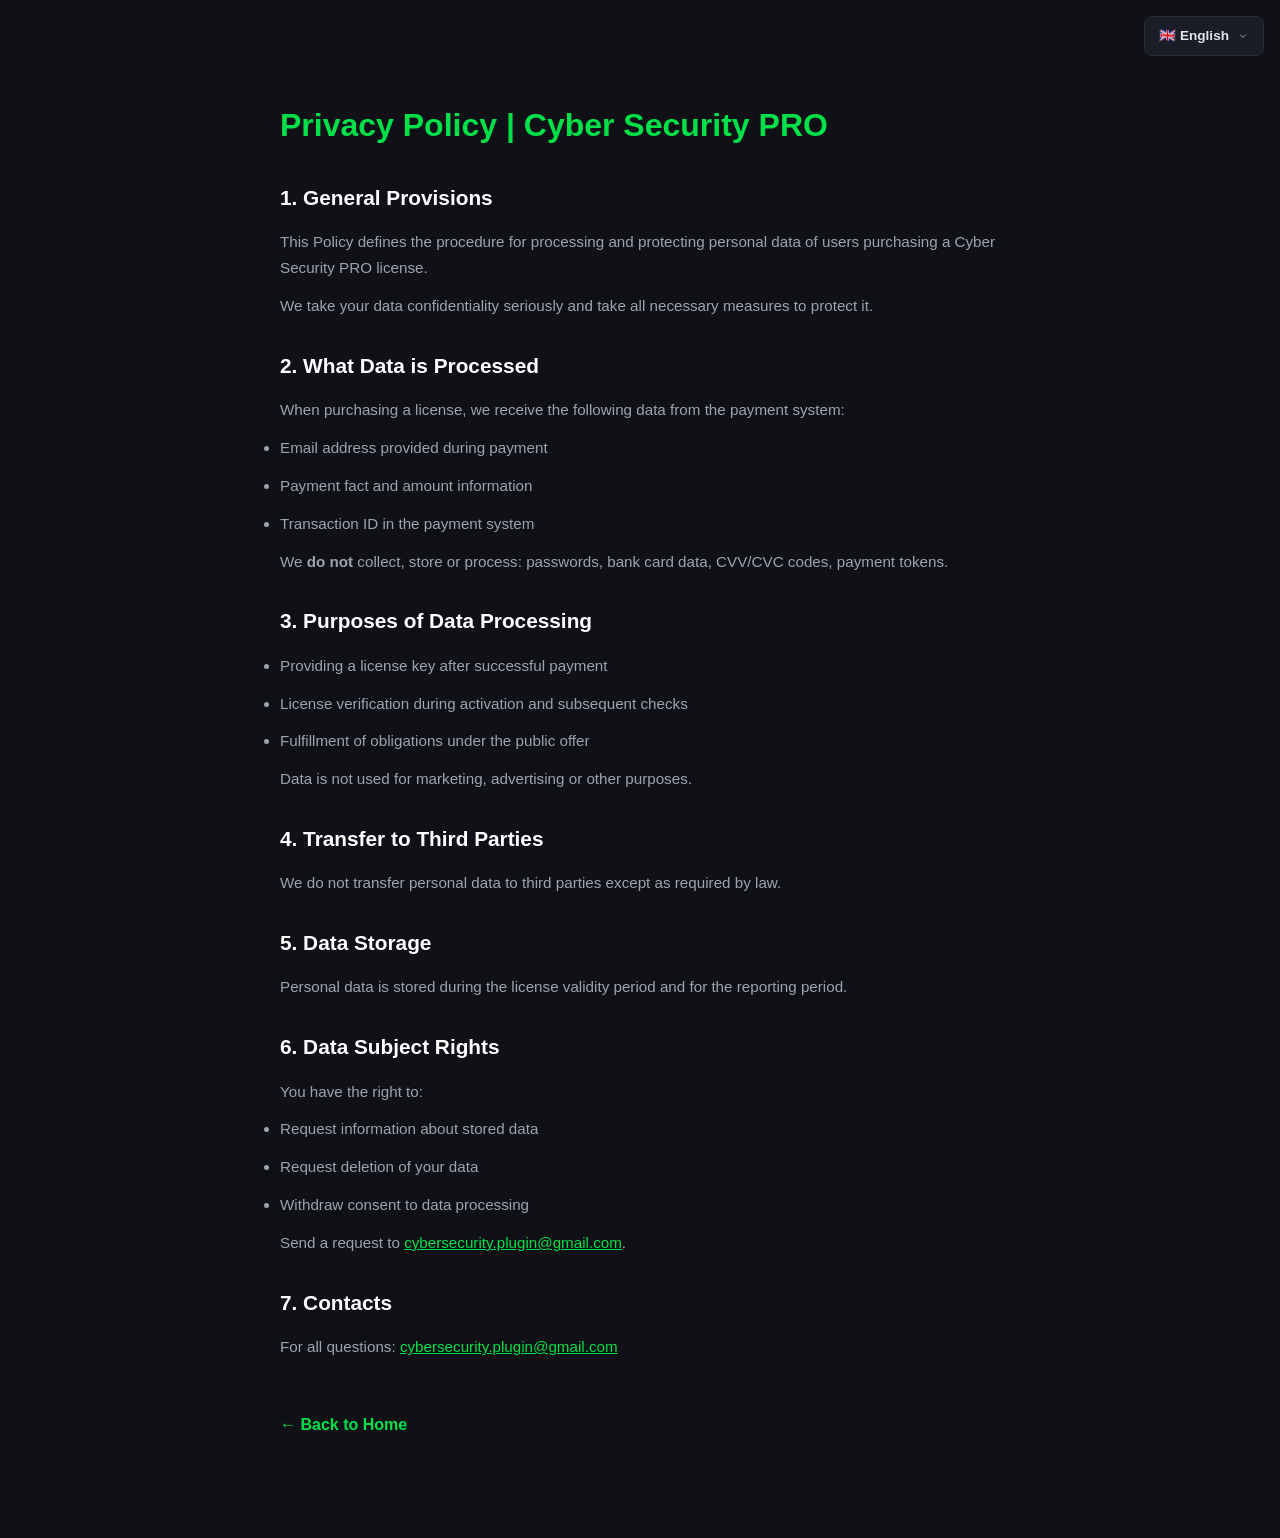
<file: docs/privacy.html>
<!DOCTYPE html>
<html lang="ru">
<head>
    <meta charset="UTF-8">
    <meta name="viewport" content="width=device-width, initial-scale=1.0">
    <title data-i18n="privacy_title">Политика обработки персональных данных | Cyber Security PRO</title>
    <link rel="stylesheet" href="../css/style.css">
    <script src="../js/translations.js"></script>
    <style>
        .doc-page { max-width: 800px; margin: 60px auto; padding: 40px; }
        .doc-page h1 { color: var(--green); margin-bottom: 30px; font-size: 2rem; }
        .doc-page h2 { color: #fff; margin: 30px 0 15px; font-size: 1.3rem; }
        .doc-page p, .doc-page li, .doc-page ol { color: var(--text-secondary); margin-bottom: 12px; font-size: 0.95rem; line-height: 1.7; }
        .doc-page a { color: var(--green); }
        .back-link { display: inline-block; margin-top: 40px; color: var(--green); text-decoration: none; font-weight: 600; }
        .back-link:hover { text-decoration: underline; }
        .lang-switcher { position: fixed; top: 16px; right: 16px; z-index: 100; font-size: 0.8rem; }
        .lang-current { display: flex; align-items: center; gap: 8px; background: var(--bg-card); border: 1px solid var(--border); padding: 8px 14px; border-radius: var(--radius-sm); cursor: pointer; color: var(--text); font-weight: 600; white-space: nowrap; transition: all 0.2s; user-select: none; }
        .lang-current:hover { border-color: var(--green); }
        .lang-current.open { border-color: var(--green); box-shadow: 0 0 12px var(--green-glow); }
        .lang-current span { font-size: 0.85rem; }
        .lang-arrow { transition: transform 0.2s; color: var(--text-secondary); }
        .lang-current.open .lang-arrow { transform: rotate(180deg); }
        .lang-dropdown { position: absolute; top: calc(100% + 4px); right: 0; background: var(--bg-card); border: 1px solid var(--border); border-radius: var(--radius-sm); min-width: 180px; max-height: 320px; overflow-y: auto; box-shadow: 0 8px 24px rgba(0, 0, 0, 0.5); animation: fadeIn 0.15s ease; }
        @keyframes fadeIn { from { opacity: 0; transform: translateY(-4px); } to { opacity: 1; transform: translateY(0); } }
        .lang-option { display: flex; align-items: center; gap: 10px; padding: 10px 16px; cursor: pointer; color: var(--text-secondary); font-size: 0.85rem; transition: all 0.15s; }
        .lang-option:hover { background: rgba(0, 224, 72, 0.05); color: var(--text); }
        .lang-option.active { color: var(--green); font-weight: 700; background: rgba(0, 224, 72, 0.08); }
    </style>
</head>
<body>

<div id="lang-switcher" class="lang-switcher"></div>

<div class="doc-page">
    <h1 data-i18n="privacy_title">Политика обработки персональных данных</h1>
    
    <h2 data-i18n="privacy_s1_title">1. Общие положения</h2>
    <p data-i18n="privacy_s1_p1">Настоящая Политика определяет порядок обработки и защиты персональных данных пользователей, приобретающих лицензию на программное обеспечение Cyber Security PRO.</p>
    <p data-i18n="privacy_s1_p2">Мы серьёзно относимся к конфиденциальности ваших данных и принимаем все необходимые меры для их защиты.</p>
    
    <h2 data-i18n="privacy_s2_title">2. Какие данные обрабатываются</h2>
    <p data-i18n="privacy_s2_p1">При приобретении лицензии мы получаем от платёжной системы следующие данные:</p>
    <ul>
        <li data-i18n="privacy_s2_li1">Адрес электронной почты, указанный при оформлении платежа</li>
        <li data-i18n="privacy_s2_li2">Информацию о факте и сумме платежа</li>
        <li data-i18n="privacy_s2_li3">Идентификатор транзакции в платёжной системе</li>
    </ul>
    <p data-i18n-html="privacy_s2_p2">Мы <strong>не</strong> собираем, не храним и не обрабатываем: пароли, данные банковских карт, CVV/CVC-коды, платёжные токены. Обработка платёжной информации осуществляется исключительно платёжными системами, соответствующими стандарту PCI DSS.</p>
    
    <h2 data-i18n="privacy_s3_title">3. Цели обработки данных</h2>
    <ul>
        <li data-i18n="privacy_s3_li1">Предоставление лицензионного ключа после успешной оплаты</li>
        <li data-i18n="privacy_s3_li2">Верификация лицензии при активации и последующих проверках</li>
        <li data-i18n="privacy_s3_li3">Исполнение обязательств по публичной оферте</li>
    </ul>
    <p data-i18n="privacy_s3_p1">Данные не используются в маркетинговых, рекламных или иных целях, не связанных с предоставлением лицензии.</p>
    
    <h2 data-i18n="privacy_s4_title">4. Передача данных третьим лицам</h2>
    <p data-i18n="privacy_s4_p1">Мы не передаём персональные данные третьим лицам, за исключением случаев, предусмотренных законодательством.</p>
    
    <h2 data-i18n="privacy_s5_title">5. Хранение данных</h2>
    <p data-i18n="privacy_s5_p1">Персональные данные хранятся в течение срока действия лицензии, а также в течение срока, установленного применимым законодательством для бухгалтерской и налоговой отчётности.</p>
    
    <h2 data-i18n="privacy_s6_title">6. Права субъекта данных</h2>
    <p data-i18n="privacy_s6_p1">Вы имеете право:</p>
    <ul>
        <li data-i18n="privacy_s6_li1">Запросить информацию о хранящихся данных</li>
        <li data-i18n="privacy_s6_li2">Потребовать удаления ваших данных</li>
        <li data-i18n="privacy_s6_li3">Отозвать согласие на обработку данных</li>
    </ul>
    <p data-i18n-html="privacy_s6_p2">Для реализации ваших прав направьте запрос на <a href="mailto:cybersecurity.plugin@gmail.com">cybersecurity.plugin@gmail.com</a>. Запрос будет обработан в течение 30 календарных дней.</p>
    
    <h2 data-i18n="privacy_s7_title">7. Контакты</h2>
    <p data-i18n-html="privacy_s7_p1">По всем вопросам: <a href="mailto:cybersecurity.plugin@gmail.com">cybersecurity.plugin@gmail.com</a></p>
    
    <a href="../../" class="back-link" data-i18n="back_home">← На главную</a>
</div>

<script>
const I18n = {
    current: 'ru',
    languages: {
        ru: { name: 'Русский', flag: '🇷🇺' },
        en: { name: 'English', flag: '🇬🇧' },
        de: { name: 'Deutsch', flag: '🇩🇪' },
        fr: { name: 'Français', flag: '🇫🇷' },
        it: { name: 'Italiano', flag: '🇮🇹' },
        es: { name: 'Español', flag: '🇪🇸' },
        pt: { name: 'Português', flag: '🇧🇷' },
        zh: { name: '中文', flag: '🇨🇳' },
        ja: { name: '日本語', flag: '🇯🇵' },
        ko: { name: '한국어', flag: '🇰🇷' }
    },
    init: function() {
        let lang = this.getSavedLanguage() || this.getBrowserLanguage();
        if (!this.languages[lang]) lang = 'en';
        this.setLanguage(lang);
        this.renderSwitcher();
    },
    getSavedLanguage: function() { return localStorage.getItem('cs_lang'); },
    getBrowserLanguage: function() {
        const lang = navigator.language || navigator.userLanguage || 'en';
        return lang.split('-')[0];
    },
    setLanguage: function(lang) {
        this.current = lang;
        localStorage.setItem('cs_lang', lang);
        document.documentElement.lang = lang;
        document.querySelectorAll('[data-i18n]').forEach(el => {
            const key = el.getAttribute('data-i18n');
            if (DocTranslations[lang] && DocTranslations[lang][key]) {
                el.textContent = DocTranslations[lang][key];
            }
        });
        document.querySelectorAll('[data-i18n-html]').forEach(el => {
            const key = el.getAttribute('data-i18n-html');
            if (DocTranslations[lang] && DocTranslations[lang][key]) {
                el.innerHTML = DocTranslations[lang][key];
            }
        });
        document.querySelectorAll('.lang-option').forEach(opt => {
            opt.classList.toggle('active', opt.getAttribute('data-lang') === lang);
        });
        const currentBtn = document.querySelector('.lang-current span');
        if (currentBtn && this.languages[lang]) {
            currentBtn.textContent = this.languages[lang].flag + ' ' + this.languages[lang].name;
        }
    },
    renderSwitcher: function() {
        const container = document.getElementById('lang-switcher');
        if (!container) return;
        const current = this.languages[this.current] || this.languages['en'];
        let html = '<div class="lang-current" onclick="I18n.toggleSwitcher()">';
        html += '<span>' + current.flag + ' ' + current.name + '</span>';
        html += '<svg class="lang-arrow" width="12" height="12" viewBox="0 0 24 24" fill="none" stroke="currentColor" stroke-width="2"><polyline points="6 9 12 15 18 9"/></svg>';
        html += '</div><div class="lang-dropdown" id="lang-dropdown" style="display:none;">';
        for (let code in this.languages) {
            const lang = this.languages[code];
            const active = code === this.current ? ' active' : '';
            html += '<div class="lang-option' + active + '" data-lang="' + code + '" onclick="I18n.setLanguage(\'' + code + '\')">';
            html += '<span class="lang-flag">' + lang.flag + '</span><span class="lang-name">' + lang.name + '</span></div>';
        }
        html += '</div>';
        container.innerHTML = html;
    },
    toggleSwitcher: function() {
        const dropdown = document.getElementById('lang-dropdown');
        if (dropdown) {
            const isOpen = dropdown.style.display === 'block';
            dropdown.style.display = isOpen ? 'none' : 'block';
            document.querySelector('.lang-current').classList.toggle('open', !isOpen);
        }
    }
};

document.addEventListener('click', function(e) {
    if (!e.target.closest('#lang-switcher')) {
        const dropdown = document.getElementById('lang-dropdown');
        if (dropdown) dropdown.style.display = 'none';
        document.querySelector('.lang-current')?.classList.remove('open');
    }
});

const DocTranslations = {
    ru: {
        privacy_title: 'Политика обработки персональных данных | Cyber Security PRO',
        privacy_s1_title: '1. Общие положения',
        privacy_s1_p1: 'Настоящая Политика определяет порядок обработки и защиты персональных данных пользователей, приобретающих лицензию на программное обеспечение Cyber Security PRO.',
        privacy_s1_p2: 'Мы серьёзно относимся к конфиденциальности ваших данных и принимаем все необходимые меры для их защиты.',
        privacy_s2_title: '2. Какие данные обрабатываются',
        privacy_s2_p1: 'При приобретении лицензии мы получаем от платёжной системы следующие данные:',
        privacy_s2_li1: 'Адрес электронной почты, указанный при оформлении платежа',
        privacy_s2_li2: 'Информацию о факте и сумме платежа',
        privacy_s2_li3: 'Идентификатор транзакции в платёжной системе',
        privacy_s2_p2: 'Мы <strong>не</strong> собираем, не храним и не обрабатываем: пароли, данные банковских карт, CVV/CVC-коды, платёжные токены. Обработка платёжной информации осуществляется исключительно платёжными системами.',
        privacy_s3_title: '3. Цели обработки данных',
        privacy_s3_li1: 'Предоставление лицензионного ключа после успешной оплаты',
        privacy_s3_li2: 'Верификация лицензии при активации и последующих проверках',
        privacy_s3_li3: 'Исполнение обязательств по публичной оферте',
        privacy_s3_p1: 'Данные не используются в маркетинговых, рекламных или иных целях.',
        privacy_s4_title: '4. Передача данных третьим лицам',
        privacy_s4_p1: 'Мы не передаём персональные данные третьим лицам, за исключением случаев, предусмотренных законодательством.',
        privacy_s5_title: '5. Хранение данных',
        privacy_s5_p1: 'Персональные данные хранятся в течение срока действия лицензии и в течение срока для отчётности.',
        privacy_s6_title: '6. Права субъекта данных',
        privacy_s6_p1: 'Вы имеете право:',
        privacy_s6_li1: 'Запросить информацию о хранящихся данных',
        privacy_s6_li2: 'Потребовать удаления ваших данных',
        privacy_s6_li3: 'Отозвать согласие на обработку данных',
        privacy_s6_p2: 'Для реализации ваших прав направьте запрос на <a href="mailto:cybersecurity.plugin@gmail.com">cybersecurity.plugin@gmail.com</a>.',
        privacy_s7_title: '7. Контакты',
        privacy_s7_p1: 'По всем вопросам: <a href="mailto:cybersecurity.plugin@gmail.com">cybersecurity.plugin@gmail.com</a>',
        back_home: '← На главную'
    },
    en: {
        privacy_title: 'Privacy Policy | Cyber Security PRO',
        privacy_s1_title: '1. General Provisions',
        privacy_s1_p1: 'This Policy defines the procedure for processing and protecting personal data of users purchasing a Cyber Security PRO license.',
        privacy_s1_p2: 'We take your data confidentiality seriously and take all necessary measures to protect it.',
        privacy_s2_title: '2. What Data is Processed',
        privacy_s2_p1: 'When purchasing a license, we receive the following data from the payment system:',
        privacy_s2_li1: 'Email address provided during payment',
        privacy_s2_li2: 'Payment fact and amount information',
        privacy_s2_li3: 'Transaction ID in the payment system',
        privacy_s2_p2: 'We <strong>do not</strong> collect, store or process: passwords, bank card data, CVV/CVC codes, payment tokens.',
        privacy_s3_title: '3. Purposes of Data Processing',
        privacy_s3_li1: 'Providing a license key after successful payment',
        privacy_s3_li2: 'License verification during activation and subsequent checks',
        privacy_s3_li3: 'Fulfillment of obligations under the public offer',
        privacy_s3_p1: 'Data is not used for marketing, advertising or other purposes.',
        privacy_s4_title: '4. Transfer to Third Parties',
        privacy_s4_p1: 'We do not transfer personal data to third parties except as required by law.',
        privacy_s5_title: '5. Data Storage',
        privacy_s5_p1: 'Personal data is stored during the license validity period and for the reporting period.',
        privacy_s6_title: '6. Data Subject Rights',
        privacy_s6_p1: 'You have the right to:',
        privacy_s6_li1: 'Request information about stored data',
        privacy_s6_li2: 'Request deletion of your data',
        privacy_s6_li3: 'Withdraw consent to data processing',
        privacy_s6_p2: 'Send a request to <a href="mailto:cybersecurity.plugin@gmail.com">cybersecurity.plugin@gmail.com</a>.',
        privacy_s7_title: '7. Contacts',
        privacy_s7_p1: 'For all questions: <a href="mailto:cybersecurity.plugin@gmail.com">cybersecurity.plugin@gmail.com</a>',
        back_home: '← Back to Home'
    },
    de: {
        privacy_title: 'Datenschutzerklärung | Cyber Security PRO',
        privacy_s1_title: '1. Allgemeine Bestimmungen',
        privacy_s1_p1: 'Diese Richtlinie definiert das Verfahren zur Verarbeitung und zum Schutz personenbezogener Daten von Nutzern, die eine Cyber Security PRO Lizenz erwerben.',
        privacy_s1_p2: 'Wir nehmen den Schutz Ihrer Daten ernst und ergreifen alle notwendigen Maßnahmen.',
        privacy_s2_title: '2. Welche Daten verarbeitet werden',
        privacy_s2_p1: 'Beim Lizenzerwerb erhalten wir folgende Daten vom Zahlungssystem:',
        privacy_s2_li1: 'E-Mail-Adresse bei der Zahlung',
        privacy_s2_li2: 'Informationen zu Zahlung und Betrag',
        privacy_s2_li3: 'Transaktions-ID im Zahlungssystem',
        privacy_s2_p2: 'Wir <strong>erfassen, speichern oder verarbeiten keine</strong> Passwörter, Bankkartendaten, CVV/CVC-Codes.',
        privacy_s3_title: '3. Zwecke der Datenverarbeitung',
        privacy_s3_li1: 'Bereitstellung des Lizenzschlüssels nach erfolgreicher Zahlung',
        privacy_s3_li2: 'Lizenzverifizierung bei Aktivierung',
        privacy_s3_li3: 'Erfüllung der Verpflichtungen aus dem öffentlichen Angebot',
        privacy_s3_p1: 'Daten werden nicht für Marketing oder Werbung verwendet.',
        privacy_s4_title: '4. Weitergabe an Dritte',
        privacy_s4_p1: 'Wir geben keine personenbezogenen Daten an Dritte weiter, außer wenn gesetzlich vorgeschrieben.',
        privacy_s5_title: '5. Datenspeicherung',
        privacy_s5_p1: 'Personenbezogene Daten werden während der Lizenzlaufzeit gespeichert.',
        privacy_s6_title: '6. Rechte der betroffenen Person',
        privacy_s6_p1: 'Sie haben das Recht:',
        privacy_s6_li1: 'Auskunft über gespeicherte Daten zu verlangen',
        privacy_s6_li2: 'Löschung Ihrer Daten zu verlangen',
        privacy_s6_li3: 'Einwilligung zur Datenverarbeitung zu widerrufen',
        privacy_s6_p2: 'Senden Sie eine Anfrage an <a href="mailto:cybersecurity.plugin@gmail.com">cybersecurity.plugin@gmail.com</a>.',
        privacy_s7_title: '7. Kontakte',
        privacy_s7_p1: 'Bei Fragen: <a href="mailto:cybersecurity.plugin@gmail.com">cybersecurity.plugin@gmail.com</a>',
        back_home: '← Zur Startseite'
    },
    fr: {
        privacy_title: 'Politique de confidentialité | Cyber Security PRO',
        privacy_s1_title: '1. Dispositions générales',
        privacy_s1_p1: 'Cette politique définit la procédure de traitement et de protection des données personnelles.',
        privacy_s1_p2: 'Nous prenons la confidentialité de vos données au sérieux.',
        privacy_s2_title: '2. Données traitées',
        privacy_s2_p1: 'Lors de l\'achat, nous recevons du système de paiement :',
        privacy_s2_li1: 'Adresse e-mail fournie lors du paiement',
        privacy_s2_li2: 'Information sur le fait et le montant du paiement',
        privacy_s2_li3: 'Identifiant de transaction',
        privacy_s2_p2: 'Nous <strong>ne collectons pas</strong> : mots de passe, données bancaires, codes CVV.',
        privacy_s3_title: '3. Finalités du traitement',
        privacy_s3_li1: 'Fourniture de la clé de licence après paiement',
        privacy_s3_li2: 'Vérification de la licence lors de l\'activation',
        privacy_s3_li3: 'Exécution des obligations contractuelles',
        privacy_s3_p1: 'Les données ne sont pas utilisées à des fins marketing.',
        privacy_s4_title: '4. Transfert aux tiers',
        privacy_s4_p1: 'Nous ne transférons pas les données personnelles à des tiers.',
        privacy_s5_title: '5. Conservation des données',
        privacy_s5_p1: 'Les données sont conservées pendant la durée de validité de la licence.',
        privacy_s6_title: '6. Droits de la personne concernée',
        privacy_s6_p1: 'Vous avez le droit de :',
        privacy_s6_li1: 'Demander des informations sur les données conservées',
        privacy_s6_li2: 'Demander la suppression de vos données',
        privacy_s6_li3: 'Retirer votre consentement',
        privacy_s6_p2: 'Envoyez une demande à <a href="mailto:cybersecurity.plugin@gmail.com">cybersecurity.plugin@gmail.com</a>.',
        privacy_s7_title: '7. Contacts',
        privacy_s7_p1: 'Pour toute question : <a href="mailto:cybersecurity.plugin@gmail.com">cybersecurity.plugin@gmail.com</a>',
        back_home: "← Retour à l'accueil"
    },
    it: {
        privacy_title: 'Informativa sulla privacy | Cyber Security PRO',
        privacy_s1_title: '1. Disposizioni generali',
        privacy_s1_p1: 'Questa politica definisce la procedura per il trattamento dei dati personali.',
        privacy_s1_p2: 'Prendiamo sul serio la riservatezza dei vostri dati.',
        privacy_s2_title: '2. Dati trattati',
        privacy_s2_p1: 'All\'acquisto riceviamo dal sistema di pagamento:',
        privacy_s2_li1: 'Indirizzo email fornito al pagamento',
        privacy_s2_li2: 'Informazioni sul pagamento e importo',
        privacy_s2_li3: 'ID transazione',
        privacy_s2_p2: '<strong>Non</strong> raccogliamo password, dati bancari, codici CVV.',
        privacy_s3_title: '3. Finalità del trattamento',
        privacy_s3_li1: 'Fornitura della chiave di licenza dopo il pagamento',
        privacy_s3_li2: 'Verifica della licenza all\'attivazione',
        privacy_s3_li3: 'Adempimento degli obblighi contrattuali',
        privacy_s3_p1: 'I dati non sono utilizzati per scopi di marketing.',
        privacy_s4_title: '4. Trasferimento a terzi',
        privacy_s4_p1: 'Non trasferiamo dati personali a terzi.',
        privacy_s5_title: '5. Conservazione dei dati',
        privacy_s5_p1: 'I dati sono conservati per la durata della licenza.',
        privacy_s6_title: '6. Diritti dell\'interessato',
        privacy_s6_p1: 'Avete il diritto di:',
        privacy_s6_li1: 'Richiedere informazioni sui dati conservati',
        privacy_s6_li2: 'Richiedere la cancellazione dei dati',
        privacy_s6_li3: 'Revocare il consenso',
        privacy_s6_p2: 'Inviate una richiesta a <a href="mailto:cybersecurity.plugin@gmail.com">cybersecurity.plugin@gmail.com</a>.',
        privacy_s7_title: '7. Contatti',
        privacy_s7_p1: 'Per domande: <a href="mailto:cybersecurity.plugin@gmail.com">cybersecurity.plugin@gmail.com</a>',
        back_home: '← Torna alla home'
    },
    es: {
        privacy_title: 'Política de privacidad | Cyber Security PRO',
        privacy_s1_title: '1. Disposiciones generales',
        privacy_s1_p1: 'Esta política define el procedimiento para el tratamiento de datos personales.',
        privacy_s1_p2: 'Tomamos en serio la confidencialidad de sus datos.',
        privacy_s2_title: '2. Datos tratados',
        privacy_s2_p1: 'Al comprar, recibimos del sistema de pago:',
        privacy_s2_li1: 'Dirección de correo electrónico',
        privacy_s2_li2: 'Información del pago e importe',
        privacy_s2_li3: 'ID de transacción',
        privacy_s2_p2: '<strong>No</strong> recopilamos contraseñas, datos bancarios, códigos CVV.',
        privacy_s3_title: '3. Finalidades del tratamiento',
        privacy_s3_li1: 'Provisión de la clave de licencia tras el pago',
        privacy_s3_li2: 'Verificación de la licencia',
        privacy_s3_li3: 'Cumplimiento de obligaciones contractuales',
        privacy_s3_p1: 'Los datos no se utilizan para fines de marketing.',
        privacy_s4_title: '4. Transferencia a terceros',
        privacy_s4_p1: 'No transferimos datos personales a terceros.',
        privacy_s5_title: '5. Conservación de datos',
        privacy_s5_p1: 'Los datos se conservan durante la vigencia de la licencia.',
        privacy_s6_title: '6. Derechos del interesado',
        privacy_s6_p1: 'Usted tiene derecho a:',
        privacy_s6_li1: 'Solicitar información sobre los datos',
        privacy_s6_li2: 'Solicitar la eliminación de datos',
        privacy_s6_li3: 'Retirar el consentimiento',
        privacy_s6_p2: 'Envíe una solicitud a <a href="mailto:cybersecurity.plugin@gmail.com">cybersecurity.plugin@gmail.com</a>.',
        privacy_s7_title: '7. Contactos',
        privacy_s7_p1: 'Para preguntas: <a href="mailto:cybersecurity.plugin@gmail.com">cybersecurity.plugin@gmail.com</a>',
        back_home: '← Volver al inicio'
    },
    pt: {
        privacy_title: 'Política de privacidade | Cyber Security PRO',
        privacy_s1_title: '1. Disposições gerais',
        privacy_s1_p1: 'Esta política define o procedimento para tratamento de dados pessoais.',
        privacy_s1_p2: 'Levamos a confidencialidade dos seus dados a sério.',
        privacy_s2_title: '2. Dados tratados',
        privacy_s2_p1: 'Na compra, recebemos do sistema de pagamento:',
        privacy_s2_li1: 'Endereço de e-mail',
        privacy_s2_li2: 'Informação do pagamento e valor',
        privacy_s2_li3: 'ID da transação',
        privacy_s2_p2: '<strong>Não</strong> coletamos senhas, dados bancários, códigos CVV.',
        privacy_s3_title: '3. Finalidades do tratamento',
        privacy_s3_li1: 'Fornecimento da chave de licença após pagamento',
        privacy_s3_li2: 'Verificação da licença',
        privacy_s3_li3: 'Cumprimento de obrigações contratuais',
        privacy_s3_p1: 'Os dados não são usados para fins de marketing.',
        privacy_s4_title: '4. Transferência a terceiros',
        privacy_s4_p1: 'Não transferimos dados pessoais a terceiros.',
        privacy_s5_title: '5. Conservação de dados',
        privacy_s5_p1: 'Os dados são conservados durante a vigência da licença.',
        privacy_s6_title: '6. Direitos do titular',
        privacy_s6_p1: 'Você tem o direito de:',
        privacy_s6_li1: 'Solicitar informação sobre os dados',
        privacy_s6_li2: 'Solicitar a exclusão dos dados',
        privacy_s6_li3: 'Retirar o consentimento',
        privacy_s6_p2: 'Envie uma solicitação para <a href="mailto:cybersecurity.plugin@gmail.com">cybersecurity.plugin@gmail.com</a>.',
        privacy_s7_title: '7. Contatos',
        privacy_s7_p1: 'Dúvidas: <a href="mailto:cybersecurity.plugin@gmail.com">cybersecurity.plugin@gmail.com</a>',
        back_home: '← Voltar ao início'
    },
    zh: {
        privacy_title: '隐私政策 | Cyber Security PRO',
        privacy_s1_title: '1. 总则',
        privacy_s1_p1: '本政策规定了处理和保护个人数据的程序。',
        privacy_s1_p2: '我们认真对待您的数据机密性。',
        privacy_s2_title: '2. 处理的数据',
        privacy_s2_p1: '购买时，我们从支付系统收到：',
        privacy_s2_li1: '支付时提供的电子邮件地址',
        privacy_s2_li2: '支付事实和金额信息',
        privacy_s2_li3: '交易ID',
        privacy_s2_p2: '我们<strong>不</strong>收集密码、银行卡数据、CVV代码。',
        privacy_s3_title: '3. 数据处理目的',
        privacy_s3_li1: '支付成功后提供许可证密钥',
        privacy_s3_li2: '激活时验证许可证',
        privacy_s3_li3: '履行合同义务',
        privacy_s3_p1: '数据不用于营销目的。',
        privacy_s4_title: '4. 向第三方转移',
        privacy_s4_p1: '我们不向第三方转移个人数据。',
        privacy_s5_title: '5. 数据存储',
        privacy_s5_p1: '数据在许可证有效期内存储。',
        privacy_s6_title: '6. 数据主体权利',
        privacy_s6_p1: '您有权：',
        privacy_s6_li1: '请求有关存储数据的信息',
        privacy_s6_li2: '请求删除您的数据',
        privacy_s6_li3: '撤回同意',
        privacy_s6_p2: '发送请求至 <a href="mailto:cybersecurity.plugin@gmail.com">cybersecurity.plugin@gmail.com</a>。',
        privacy_s7_title: '7. 联系方式',
        privacy_s7_p1: '如有问题：<a href="mailto:cybersecurity.plugin@gmail.com">cybersecurity.plugin@gmail.com</a>',
        back_home: '← 返回首页'
    },
    ja: {
        privacy_title: 'プライバシーポリシー | Cyber Security PRO',
        privacy_s1_title: '1. 総則',
        privacy_s1_p1: '本方針は個人データの処理と保護の手順を定めます。',
        privacy_s1_p2: 'お客様のデータの機密性を真剣に受け止めています。',
        privacy_s2_title: '2. 処理されるデータ',
        privacy_s2_p1: '購入時、決済システムから以下を受信します：',
        privacy_s2_li1: '支払い時に提供されたメールアドレス',
        privacy_s2_li2: '支払い事実と金額情報',
        privacy_s2_li3: '取引ID',
        privacy_s2_p2: 'パスワード、銀行カードデータ、CVVコードは<strong>収集しません</strong>。',
        privacy_s3_title: '3. データ処理の目的',
        privacy_s3_li1: '支払い成功後のライセンスキー提供',
        privacy_s3_li2: 'アクティベーション時のライセンス確認',
        privacy_s3_li3: '契約義務の履行',
        privacy_s3_p1: 'データはマーケティング目的で使用されません。',
        privacy_s4_title: '4. 第三者への提供',
        privacy_s4_p1: '個人データを第三者に提供しません。',
        privacy_s5_title: '5. データ保管',
        privacy_s5_p1: 'データはライセンス有効期間中保管されます。',
        privacy_s6_title: '6. データ主体の権利',
        privacy_s6_p1: 'あなたには以下の権利があります：',
        privacy_s6_li1: '保管データに関する情報を要求する',
        privacy_s6_li2: 'データの削除を要求する',
        privacy_s6_li3: '同意を撤回する',
        privacy_s6_p2: 'リクエストを<a href="mailto:cybersecurity.plugin@gmail.com">cybersecurity.plugin@gmail.com</a>に送信してください。',
        privacy_s7_title: '7. 連絡先',
        privacy_s7_p1: '質問はこちら：<a href="mailto:cybersecurity.plugin@gmail.com">cybersecurity.plugin@gmail.com</a>',
        back_home: '← ホームに戻る'
    },
    ko: {
        privacy_title: '개인정보 처리방침 | Cyber Security PRO',
        privacy_s1_title: '1. 총칙',
        privacy_s1_p1: '본 방침은 개인정보 처리 및 보호 절차를 정의합니다.',
        privacy_s1_p2: '귀하의 데이터 기밀성을 중요하게 생각합니다.',
        privacy_s2_title: '2. 처리되는 데이터',
        privacy_s2_p1: '구매 시 결제 시스템으로부터 다음을 수신합니다:',
        privacy_s2_li1: '결제 시 제공된 이메일 주소',
        privacy_s2_li2: '결제 사실 및 금액 정보',
        privacy_s2_li3: '거래 ID',
        privacy_s2_p2: '비밀번호, 은행 카드 데이터, CVV 코드는 <strong>수집하지 않습니다</strong>.',
        privacy_s3_title: '3. 데이터 처리 목적',
        privacy_s3_li1: '결제 성공 후 라이선스 키 제공',
        privacy_s3_li2: '활성화 시 라이선스 확인',
        privacy_s3_li3: '계약 의무 이행',
        privacy_s3_p1: '데이터는 마케팅 목적으로 사용되지 않습니다.',
        privacy_s4_title: '4. 제3자 제공',
        privacy_s4_p1: '개인정보를 제3자에게 제공하지 않습니다.',
        privacy_s5_title: '5. 데이터 보관',
        privacy_s5_p1: '데이터는 라이선스 유효 기간 동안 보관됩니다.',
        privacy_s6_title: '6. 정보주체의 권리',
        privacy_s6_p1: '귀하는 다음 권리가 있습니다:',
        privacy_s6_li1: '보관된 데이터 정보 요청',
        privacy_s6_li2: '데이터 삭제 요청',
        privacy_s6_li3: '동의 철회',
        privacy_s6_p2: '<a href="mailto:cybersecurity.plugin@gmail.com">cybersecurity.plugin@gmail.com</a>로 요청을 보내세요.',
        privacy_s7_title: '7. 연락처',
        privacy_s7_p1: '문의사항: <a href="mailto:cybersecurity.plugin@gmail.com">cybersecurity.plugin@gmail.com</a>',
        back_home: '← 홈으로'
    }
};

// Fallback to English
for (let lang in DocTranslations) {
    if (lang === 'en') continue;
    for (let key in DocTranslations.en) {
        if (!DocTranslations[lang][key]) {
            DocTranslations[lang][key] = DocTranslations.en[key];
        }
    }
}

document.addEventListener('DOMContentLoaded', function() { I18n.init(); });
</script>
</body>
</html>
</file>
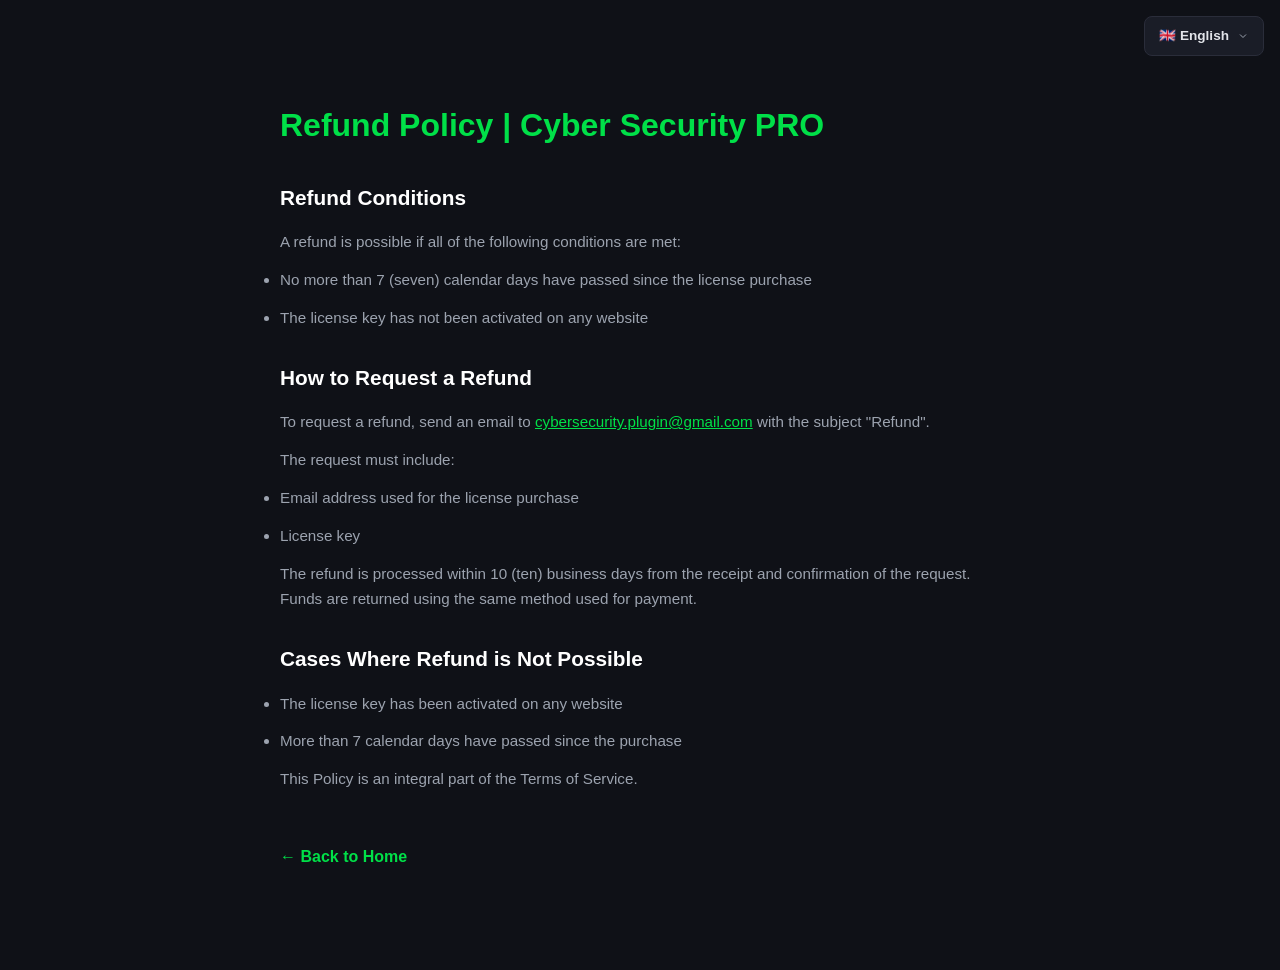
<file: docs/refund.html>
<!DOCTYPE html>
<html lang="ru">
<head>
    <meta charset="UTF-8">
    <meta name="viewport" content="width=device-width, initial-scale=1.0">
    <title data-i18n="refund_title">Политика возврата средств | Cyber Security PRO</title>
    <link rel="stylesheet" href="../css/style.css">
    <script src="../js/translations.js"></script>
    <style>
        .doc-page { max-width: 800px; margin: 60px auto; padding: 40px; }
        .doc-page h1 { color: var(--green); margin-bottom: 30px; font-size: 2rem; }
        .doc-page h2 { color: #fff; margin: 30px 0 15px; font-size: 1.3rem; }
        .doc-page p, .doc-page li, .doc-page ol { color: var(--text-secondary); margin-bottom: 12px; font-size: 0.95rem; line-height: 1.7; }
        .doc-page a { color: var(--green); }
        .doc-page strong { color: #fff; }
        .back-link { display: inline-block; margin-top: 40px; color: var(--green); text-decoration: none; font-weight: 600; }
        .back-link:hover { text-decoration: underline; }
        .lang-switcher { position: fixed; top: 16px; right: 16px; z-index: 100; font-size: 0.8rem; }
        .lang-current { display: flex; align-items: center; gap: 8px; background: var(--bg-card); border: 1px solid var(--border); padding: 8px 14px; border-radius: var(--radius-sm); cursor: pointer; color: var(--text); font-weight: 600; white-space: nowrap; transition: all 0.2s; user-select: none; }
        .lang-current:hover { border-color: var(--green); }
        .lang-current.open { border-color: var(--green); box-shadow: 0 0 12px var(--green-glow); }
        .lang-current span { font-size: 0.85rem; }
        .lang-arrow { transition: transform 0.2s; color: var(--text-secondary); }
        .lang-current.open .lang-arrow { transform: rotate(180deg); }
        .lang-dropdown { position: absolute; top: calc(100% + 4px); right: 0; background: var(--bg-card); border: 1px solid var(--border); border-radius: var(--radius-sm); min-width: 180px; max-height: 320px; overflow-y: auto; box-shadow: 0 8px 24px rgba(0, 0, 0, 0.5); animation: fadeIn 0.15s ease; }
        @keyframes fadeIn { from { opacity: 0; transform: translateY(-4px); } to { opacity: 1; transform: translateY(0); } }
        .lang-option { display: flex; align-items: center; gap: 10px; padding: 10px 16px; cursor: pointer; color: var(--text-secondary); font-size: 0.85rem; transition: all 0.15s; }
        .lang-option:hover { background: rgba(0, 224, 72, 0.05); color: var(--text); }
        .lang-option.active { color: var(--green); font-weight: 700; background: rgba(0, 224, 72, 0.08); }
    </style>
</head>
<body>

<div id="lang-switcher" class="lang-switcher"></div>

<div class="doc-page">
    <h1 data-i18n="refund_title">Политика возврата средств</h1>
    
    <h2 data-i18n="refund_s1_title">Условия возврата</h2>
    <p data-i18n="refund_s1_p1">Возврат денежных средств возможен при одновременном соблюдении следующих условий:</p>
    <ul>
        <li data-i18n="refund_s1_li1">С момента приобретения лицензии прошло не более 7 (семи) календарных дней</li>
        <li data-i18n="refund_s1_li2">Лицензионный ключ не был активирован на сайте</li>
    </ul>
    
    <h2 data-i18n="refund_s2_title">Порядок оформления возврата</h2>
    <p data-i18n-html="refund_s2_p1">Для оформления возврата направьте запрос на адрес <a href="mailto:cybersecurity.plugin@gmail.com">cybersecurity.plugin@gmail.com</a> с темой «Возврат средств».</p>
    <p data-i18n="refund_s2_p2">В запросе необходимо указать:</p>
    <ul>
        <li data-i18n="refund_s2_li1">Адрес электронной почты, использованный при приобретении лицензии</li>
        <li data-i18n="refund_s2_li2">Лицензионный ключ</li>
    </ul>
    <p data-i18n="refund_s2_p3">Возврат производится в течение 10 (десяти) рабочих дней с момента получения и подтверждения запроса. Средства возвращаются тем же способом, которым была произведена оплата.</p>
    
    <h2 data-i18n="refund_s3_title">Случаи, в которых возврат невозможен</h2>
    <ul>
        <li data-i18n="refund_s3_li1">Лицензионный ключ был активирован на любом сайте</li>
        <li data-i18n="refund_s3_li2">С момента приобретения прошло более 7 календарных дней</li>
    </ul>
    
    <p data-i18n="refund_footer">Настоящая Политика является неотъемлемой частью Публичной оферты.</p>
    
    <a href="../index.html" class="back-link" data-i18n="back_home">← На главную</a>
</div>

<script>
const I18n = {
    current: 'ru',
    languages: {
        ru: { name: 'Русский', flag: '🇷🇺' },
        en: { name: 'English', flag: '🇬🇧' },
        de: { name: 'Deutsch', flag: '🇩🇪' },
        fr: { name: 'Français', flag: '🇫🇷' },
        it: { name: 'Italiano', flag: '🇮🇹' },
        es: { name: 'Español', flag: '🇪🇸' },
        pt: { name: 'Português', flag: '🇧🇷' },
        zh: { name: '中文', flag: '🇨🇳' },
        ja: { name: '日本語', flag: '🇯🇵' },
        ko: { name: '한국어', flag: '🇰🇷' }
    },
    init: function() {
        let lang = this.getSavedLanguage() || this.getBrowserLanguage();
        if (!this.languages[lang]) lang = 'en';
        this.setLanguage(lang);
        this.renderSwitcher();
    },
    getSavedLanguage: function() { return localStorage.getItem('cs_lang'); },
    getBrowserLanguage: function() {
        const lang = navigator.language || navigator.userLanguage || 'en';
        return lang.split('-')[0];
    },
    setLanguage: function(lang) {
        this.current = lang;
        localStorage.setItem('cs_lang', lang);
        document.documentElement.lang = lang;
        document.querySelectorAll('[data-i18n]').forEach(el => {
            const key = el.getAttribute('data-i18n');
            if (DocTranslations[lang] && DocTranslations[lang][key]) {
                el.textContent = DocTranslations[lang][key];
            }
        });
        document.querySelectorAll('[data-i18n-html]').forEach(el => {
            const key = el.getAttribute('data-i18n-html');
            if (DocTranslations[lang] && DocTranslations[lang][key]) {
                el.innerHTML = DocTranslations[lang][key];
            }
        });
        document.querySelectorAll('.lang-option').forEach(opt => {
            opt.classList.toggle('active', opt.getAttribute('data-lang') === lang);
        });
        const currentBtn = document.querySelector('.lang-current span');
        if (currentBtn && this.languages[lang]) {
            currentBtn.textContent = this.languages[lang].flag + ' ' + this.languages[lang].name;
        }
    },
    renderSwitcher: function() {
        const container = document.getElementById('lang-switcher');
        if (!container) return;
        const current = this.languages[this.current] || this.languages['en'];
        let html = '<div class="lang-current" onclick="I18n.toggleSwitcher()">';
        html += '<span>' + current.flag + ' ' + current.name + '</span>';
        html += '<svg class="lang-arrow" width="12" height="12" viewBox="0 0 24 24" fill="none" stroke="currentColor" stroke-width="2"><polyline points="6 9 12 15 18 9"/></svg>';
        html += '</div><div class="lang-dropdown" id="lang-dropdown" style="display:none;">';
        for (let code in this.languages) {
            const lang = this.languages[code];
            const active = code === this.current ? ' active' : '';
            html += '<div class="lang-option' + active + '" data-lang="' + code + '" onclick="I18n.setLanguage(\'' + code + '\')">';
            html += '<span class="lang-flag">' + lang.flag + '</span><span class="lang-name">' + lang.name + '</span></div>';
        }
        html += '</div>';
        container.innerHTML = html;
    },
    toggleSwitcher: function() {
        const dropdown = document.getElementById('lang-dropdown');
        if (dropdown) {
            const isOpen = dropdown.style.display === 'block';
            dropdown.style.display = isOpen ? 'none' : 'block';
            document.querySelector('.lang-current').classList.toggle('open', !isOpen);
        }
    }
};

document.addEventListener('click', function(e) {
    if (!e.target.closest('#lang-switcher')) {
        const dropdown = document.getElementById('lang-dropdown');
        if (dropdown) dropdown.style.display = 'none';
        document.querySelector('.lang-current')?.classList.remove('open');
    }
});

const DocTranslations = {
    ru: {
        refund_title: 'Политика возврата средств | Cyber Security PRO',
        refund_s1_title: 'Условия возврата',
        refund_s1_p1: 'Возврат денежных средств возможен при одновременном соблюдении следующих условий:',
        refund_s1_li1: 'С момента приобретения лицензии прошло не более 7 (семи) календарных дней',
        refund_s1_li2: 'Лицензионный ключ не был активирован на сайте',
        refund_s2_title: 'Порядок оформления возврата',
        refund_s2_p1: 'Для оформления возврата направьте запрос на адрес <a href="mailto:cybersecurity.plugin@gmail.com">cybersecurity.plugin@gmail.com</a> с темой «Возврат средств».',
        refund_s2_p2: 'В запросе необходимо указать:',
        refund_s2_li1: 'Адрес электронной почты, использованный при приобретении лицензии',
        refund_s2_li2: 'Лицензионный ключ',
        refund_s2_p3: 'Возврат производится в течение 10 (десяти) рабочих дней с момента получения и подтверждения запроса. Средства возвращаются тем же способом, которым была произведена оплата.',
        refund_s3_title: 'Случаи, в которых возврат невозможен',
        refund_s3_li1: 'Лицензионный ключ был активирован на любом сайте',
        refund_s3_li2: 'С момента приобретения прошло более 7 календарных дней',
        refund_footer: 'Настоящая Политика является неотъемлемой частью Публичной оферты.',
        back_home: '← На главную'
    },
    en: {
        refund_title: 'Refund Policy | Cyber Security PRO',
        refund_s1_title: 'Refund Conditions',
        refund_s1_p1: 'A refund is possible if all of the following conditions are met:',
        refund_s1_li1: 'No more than 7 (seven) calendar days have passed since the license purchase',
        refund_s1_li2: 'The license key has not been activated on any website',
        refund_s2_title: 'How to Request a Refund',
        refund_s2_p1: 'To request a refund, send an email to <a href="mailto:cybersecurity.plugin@gmail.com">cybersecurity.plugin@gmail.com</a> with the subject "Refund".',
        refund_s2_p2: 'The request must include:',
        refund_s2_li1: 'Email address used for the license purchase',
        refund_s2_li2: 'License key',
        refund_s2_p3: 'The refund is processed within 10 (ten) business days from the receipt and confirmation of the request. Funds are returned using the same method used for payment.',
        refund_s3_title: 'Cases Where Refund is Not Possible',
        refund_s3_li1: 'The license key has been activated on any website',
        refund_s3_li2: 'More than 7 calendar days have passed since the purchase',
        refund_footer: 'This Policy is an integral part of the Terms of Service.',
        back_home: '← Back to Home'
    },
    de: {
        refund_title: 'Widerrufsrecht | Cyber Security PRO',
        refund_s1_title: 'Rückerstattungsbedingungen',
        refund_s1_p1: 'Eine Rückerstattung ist möglich, wenn alle folgenden Bedingungen erfüllt sind:',
        refund_s1_li1: 'Seit dem Lizenzerwerb sind nicht mehr als 7 Kalendertage vergangen',
        refund_s1_li2: 'Der Lizenzschlüssel wurde auf keiner Website aktiviert',
        refund_s2_title: 'Rückerstattung beantragen',
        refund_s2_p1: 'Senden Sie eine E-Mail an <a href="mailto:cybersecurity.plugin@gmail.com">cybersecurity.plugin@gmail.com</a> mit dem Betreff "Rückerstattung".',
        refund_s2_p2: 'Die Anfrage muss enthalten:',
        refund_s2_li1: 'E-Mail-Adresse beim Lizenzerwerb',
        refund_s2_li2: 'Lizenzschlüssel',
        refund_s2_p3: 'Die Rückerstattung erfolgt innerhalb von 10 Werktagen nach Eingang und Bestätigung der Anfrage.',
        refund_s3_title: 'Fälle ohne Rückerstattung',
        refund_s3_li1: 'Der Lizenzschlüssel wurde auf einer Website aktiviert',
        refund_s3_li2: 'Seit dem Kauf sind mehr als 7 Kalendertage vergangen',
        refund_footer: 'Diese Richtlinie ist integraler Bestandteil der AGB.',
        back_home: '← Zur Startseite'
    },
    fr: {
        refund_title: 'Politique de remboursement | Cyber Security PRO',
        refund_s1_title: 'Conditions de remboursement',
        refund_s1_p1: 'Un remboursement est possible si toutes les conditions suivantes sont remplies :',
        refund_s1_li1: 'Pas plus de 7 jours calendaires depuis l\'achat',
        refund_s1_li2: 'La clé n\'a pas été activée sur un site',
        refund_s2_title: 'Comment demander un remboursement',
        refund_s2_p1: 'Envoyez un email à <a href="mailto:cybersecurity.plugin@gmail.com">cybersecurity.plugin@gmail.com</a> avec le sujet "Remboursement".',
        refund_s2_p2: 'La demande doit inclure :',
        refund_s2_li1: 'Adresse email utilisée pour l\'achat',
        refund_s2_li2: 'Clé de licence',
        refund_s2_p3: 'Le remboursement est effectué sous 10 jours ouvrés.',
        refund_s3_title: 'Cas de non-remboursement',
        refund_s3_li1: 'La clé a été activée sur un site',
        refund_s3_li2: 'Plus de 7 jours se sont écoulés depuis l\'achat',
        refund_footer: 'Cette politique fait partie intégrante des conditions générales.',
        back_home: "← Retour à l'accueil"
    },
    it: {
        refund_title: 'Politica di rimborso | Cyber Security PRO',
        refund_s1_title: 'Condizioni di rimborso',
        refund_s1_p1: 'Il rimborso è possibile se tutte le seguenti condizioni sono soddisfatte:',
        refund_s1_li1: 'Non più di 7 giorni dall\'acquisto',
        refund_s1_li2: 'La chiave non è stata attivata su alcun sito',
        refund_s2_title: 'Come richiedere il rimborso',
        refund_s2_p1: 'Invia un\'email a <a href="mailto:cybersecurity.plugin@gmail.com">cybersecurity.plugin@gmail.com</a> con oggetto "Rimborso".',
        refund_s2_p2: 'La richiesta deve includere:',
        refund_s2_li1: 'Email usata per l\'acquisto',
        refund_s2_li2: 'Chiave di licenza',
        refund_s2_p3: 'Il rimborso viene elaborato entro 10 giorni lavorativi.',
        refund_s3_title: 'Casi di non rimborsabilità',
        refund_s3_li1: 'La chiave è stata attivata su un sito',
        refund_s3_li2: 'Sono passati più di 7 giorni dall\'acquisto',
        refund_footer: 'Questa politica è parte integrante dei Termini di Servizio.',
        back_home: '← Torna alla home'
    },
    es: {
        refund_title: 'Política de reembolso | Cyber Security PRO',
        refund_s1_title: 'Condiciones de reembolso',
        refund_s1_p1: 'El reembolso es posible si se cumplen todas las condiciones siguientes:',
        refund_s1_li1: 'No más de 7 días desde la compra',
        refund_s1_li2: 'La clave no ha sido activada en ningún sitio',
        refund_s2_title: 'Cómo solicitar un reembolso',
        refund_s2_p1: 'Envíe un correo a <a href="mailto:cybersecurity.plugin@gmail.com">cybersecurity.plugin@gmail.com</a> con el asunto "Reembolso".',
        refund_s2_p2: 'La solicitud debe incluir:',
        refund_s2_li1: 'Email usado en la compra',
        refund_s2_li2: 'Clave de licencia',
        refund_s2_p3: 'El reembolso se procesa en 10 días hábiles.',
        refund_s3_title: 'Casos sin reembolso',
        refund_s3_li1: 'La clave fue activada en un sitio',
        refund_s3_li2: 'Han pasado más de 7 días desde la compra',
        refund_footer: 'Esta política es parte integral de los Términos de Servicio.',
        back_home: '← Volver al inicio'
    },
    pt: {
        refund_title: 'Política de reembolso | Cyber Security PRO',
        refund_s1_title: 'Condições de reembolso',
        refund_s1_p1: 'O reembolso é possível se todas as condições seguintes forem atendidas:',
        refund_s1_li1: 'Não mais de 7 dias desde a compra',
        refund_s1_li2: 'A chave não foi ativada em nenhum site',
        refund_s2_title: 'Como solicitar reembolso',
        refund_s2_p1: 'Envie um email para <a href="mailto:cybersecurity.plugin@gmail.com">cybersecurity.plugin@gmail.com</a> com assunto "Reembolso".',
        refund_s2_p2: 'O pedido deve incluir:',
        refund_s2_li1: 'Email usado na compra',
        refund_s2_li2: 'Chave de licença',
        refund_s2_p3: 'O reembolso é processado em 10 dias úteis.',
        refund_s3_title: 'Casos sem reembolso',
        refund_s3_li1: 'A chave foi ativada em um site',
        refund_s3_li2: 'Mais de 7 dias desde a compra',
        refund_footer: 'Esta política é parte integrante dos Termos de Serviço.',
        back_home: '← Voltar ao início'
    },
    zh: {
        refund_title: '退款政策 | Cyber Security PRO',
        refund_s1_title: '退款条件',
        refund_s1_p1: '满足以下所有条件时可退款：',
        refund_s1_li1: '购买后不超过7个日历日',
        refund_s1_li2: '密钥未在任何网站上激活',
        refund_s2_title: '如何申请退款',
        refund_s2_p1: '发送邮件至 <a href="mailto:cybersecurity.plugin@gmail.com">cybersecurity.plugin@gmail.com</a>，主题为"退款"。',
        refund_s2_p2: '申请需包含：',
        refund_s2_li1: '购买时使用的邮箱',
        refund_s2_li2: '许可证密钥',
        refund_s2_p3: '退款在10个工作日内处理。',
        refund_s3_title: '不可退款的情况',
        refund_s3_li1: '密钥已在网站上激活',
        refund_s3_li2: '购买已超过7个日历日',
        refund_footer: '本政策是服务条款的组成部分。',
        back_home: '← 返回首页'
    },
    ja: {
        refund_title: '返金ポリシー | Cyber Security PRO',
        refund_s1_title: '返金条件',
        refund_s1_p1: '以下のすべての条件を満たす場合、返金が可能です：',
        refund_s1_li1: '購入から7暦日以内',
        refund_s1_li2: 'キーがどのサイトでもアクティベートされていない',
        refund_s2_title: '返金の申請方法',
        refund_s2_p1: '件名を「返金」として<a href="mailto:cybersecurity.plugin@gmail.com">cybersecurity.plugin@gmail.com</a>にメールしてください。',
        refund_s2_p2: '申請に含めるもの：',
        refund_s2_li1: '購入時に使用したメールアドレス',
        refund_s2_li2: 'ライセンスキー',
        refund_s2_p3: '返金は申請確認から10営業日以内に処理されます。',
        refund_s3_title: '返金不可の場合',
        refund_s3_li1: 'キーがサイトでアクティベートされた',
        refund_s3_li2: '購入から7暦日以上経過',
        refund_footer: 'このポリシーは利用規約の一部です。',
        back_home: '← ホームに戻る'
    },
    ko: {
        refund_title: '환불 정책 | Cyber Security PRO',
        refund_s1_title: '환불 조건',
        refund_s1_p1: '다음 조건이 모두 충족되면 환불이 가능합니다:',
        refund_s1_li1: '구매 후 7일 이내',
        refund_s1_li2: '키가 어떤 사이트에서도 활성화되지 않음',
        refund_s2_title: '환불 요청 방법',
        refund_s2_p1: '"환불" 제목으로 <a href="mailto:cybersecurity.plugin@gmail.com">cybersecurity.plugin@gmail.com</a>에 이메일을 보내세요.',
        refund_s2_p2: '요청에 포함할 내용:',
        refund_s2_li1: '구매 시 사용한 이메일',
        refund_s2_li2: '라이선스 키',
        refund_s2_p3: '환불은 요청 확인 후 10영업일 이내에 처리됩니다.',
        refund_s3_title: '환불 불가 사유',
        refund_s3_li1: '키가 사이트에서 활성화됨',
        refund_s3_li2: '구매 후 7일 이상 경과',
        refund_footer: '본 정책은 이용약관의 일부입니다.',
        back_home: '← 홈으로'
    }
};

for (let lang in DocTranslations) {
    if (lang === 'en') continue;
    for (let key in DocTranslations.en) {
        if (!DocTranslations[lang][key]) {
            DocTranslations[lang][key] = DocTranslations.en[key];
        }
    }
}

document.addEventListener('DOMContentLoaded', function() { I18n.init(); });
</script>
</body>
</html>
</file>
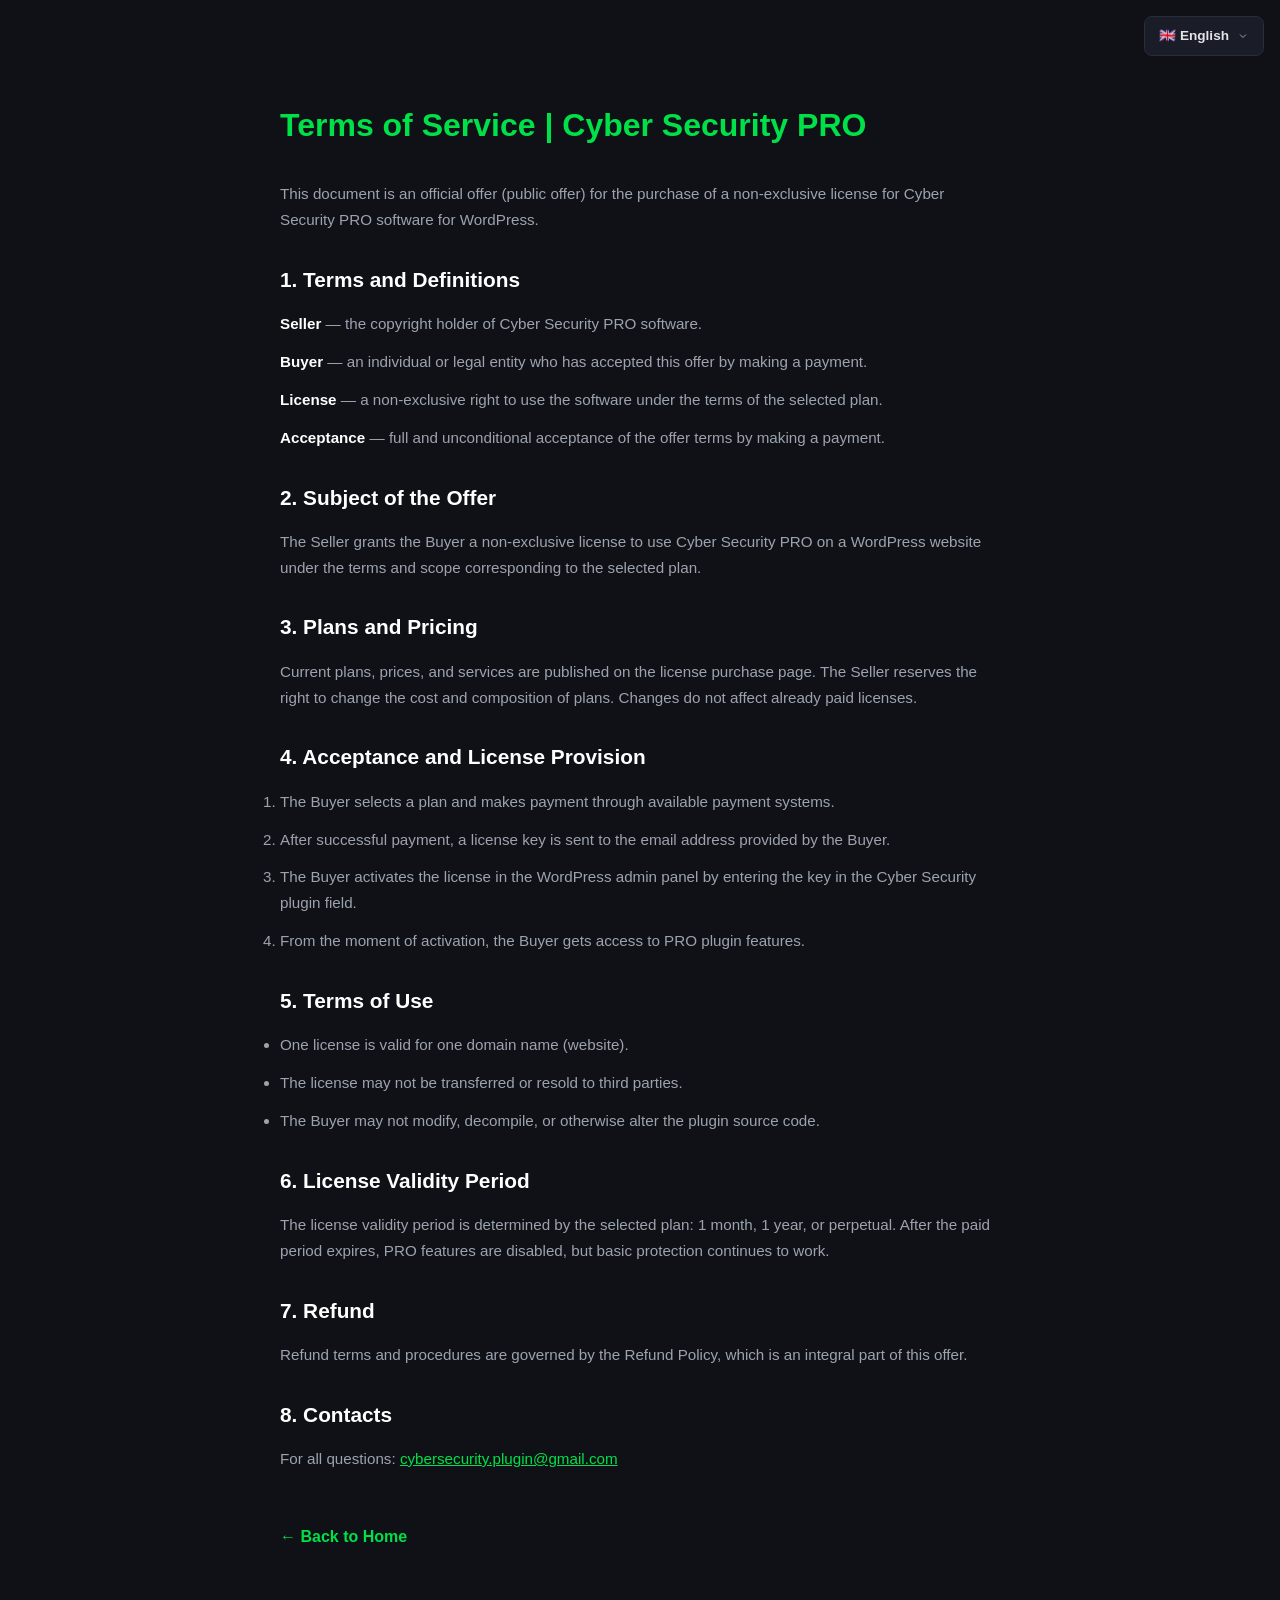
<file: docs/terms.html>
<!DOCTYPE html>
<html lang="ru">
<head>
    <meta charset="UTF-8">
    <meta name="viewport" content="width=device-width, initial-scale=1.0">
    <title data-i18n="terms_title">Публичная оферта | Cyber Security PRO</title>
    <link rel="stylesheet" href="../css/style.css">
    <script src="../js/translations.js"></script>
    <style>
        .doc-page { max-width: 800px; margin: 60px auto; padding: 40px; }
        .doc-page h1 { color: var(--green); margin-bottom: 30px; font-size: 2rem; }
        .doc-page h2 { color: #fff; margin: 30px 0 15px; font-size: 1.3rem; }
        .doc-page p, .doc-page li, .doc-page ol { color: var(--text-secondary); margin-bottom: 12px; font-size: 0.95rem; line-height: 1.7; }
        .doc-page a { color: var(--green); }
        .doc-page strong { color: #fff; }
        .back-link { display: inline-block; margin-top: 40px; color: var(--green); text-decoration: none; font-weight: 600; }
        .back-link:hover { text-decoration: underline; }
        .lang-switcher { position: fixed; top: 16px; right: 16px; z-index: 100; font-size: 0.8rem; }
        .lang-current { display: flex; align-items: center; gap: 8px; background: var(--bg-card); border: 1px solid var(--border); padding: 8px 14px; border-radius: var(--radius-sm); cursor: pointer; color: var(--text); font-weight: 600; white-space: nowrap; transition: all 0.2s; user-select: none; }
        .lang-current:hover { border-color: var(--green); }
        .lang-current.open { border-color: var(--green); box-shadow: 0 0 12px var(--green-glow); }
        .lang-current span { font-size: 0.85rem; }
        .lang-arrow { transition: transform 0.2s; color: var(--text-secondary); }
        .lang-current.open .lang-arrow { transform: rotate(180deg); }
        .lang-dropdown { position: absolute; top: calc(100% + 4px); right: 0; background: var(--bg-card); border: 1px solid var(--border); border-radius: var(--radius-sm); min-width: 180px; max-height: 320px; overflow-y: auto; box-shadow: 0 8px 24px rgba(0, 0, 0, 0.5); animation: fadeIn 0.15s ease; }
        @keyframes fadeIn { from { opacity: 0; transform: translateY(-4px); } to { opacity: 1; transform: translateY(0); } }
        .lang-option { display: flex; align-items: center; gap: 10px; padding: 10px 16px; cursor: pointer; color: var(--text-secondary); font-size: 0.85rem; transition: all 0.15s; }
        .lang-option:hover { background: rgba(0, 224, 72, 0.05); color: var(--text); }
        .lang-option.active { color: var(--green); font-weight: 700; background: rgba(0, 224, 72, 0.08); }
    </style>
</head>
<body>

<div id="lang-switcher" class="lang-switcher"></div>

<div class="doc-page">
    <h1 data-i18n="terms_title">Публичная оферта</h1>
    <p data-i18n="terms_intro">Настоящий документ является официальным предложением (публичной офертой) на приобретение неисключительной лицензии на программное обеспечение Cyber Security PRO для WordPress.</p>
    
    <h2 data-i18n="terms_s1_title">1. Термины и определения</h2>
    <p data-i18n-html="terms_s1_p1"><strong>Продавец</strong> — правообладатель программного обеспечения Cyber Security PRO.</p>
    <p data-i18n-html="terms_s1_p2"><strong>Покупатель</strong> — физическое или юридическое лицо, осуществившее акцепт настоящей оферты путём оплаты.</p>
    <p data-i18n-html="terms_s1_p3"><strong>Лицензия</strong> — неисключительное право на использование программного обеспечения на условиях выбранного тарифа.</p>
    <p data-i18n-html="terms_s1_p4"><strong>Акцепт</strong> — полное и безоговорочное принятие условий оферты, осуществляемое путём оплаты.</p>
    
    <h2 data-i18n="terms_s2_title">2. Предмет оферты</h2>
    <p data-i18n="terms_s2_p1">Продавец предоставляет Покупателю неисключительную лицензию на использование Cyber Security PRO на сайте под управлением WordPress на условиях и в объёме, соответствующих выбранному тарифу.</p>
    
    <h2 data-i18n="terms_s3_title">3. Тарифы и стоимость</h2>
    <p data-i18n="terms_s3_p1">Актуальные тарифы, цены и состав услуг опубликованы на странице приобретения лицензии. Продавец оставляет за собой право изменять стоимость и состав тарифов. Изменения не затрагивают уже оплаченные лицензии.</p>
    
    <h2 data-i18n="terms_s4_title">4. Порядок акцепта и предоставления лицензии</h2>
    <ol>
        <li data-i18n="terms_s4_li1">Покупатель выбирает тариф и производит оплату через доступные платёжные системы.</li>
        <li data-i18n="terms_s4_li2">После успешной оплаты на указанный Покупателем адрес электронной почты отправляется лицензионный ключ.</li>
        <li data-i18n="terms_s4_li3">Покупатель активирует лицензию в административной панели WordPress, введя полученный ключ в соответствующее поле плагина Cyber Security.</li>
        <li data-i18n="terms_s4_li4">С момента активации Покупателю предоставляется доступ к PRO-функциям плагина.</li>
    </ol>
    
    <h2 data-i18n="terms_s5_title">5. Условия использования</h2>
    <ul>
        <li data-i18n="terms_s5_li1">Одна лицензия действительна для одного доменного имени (сайта).</li>
        <li data-i18n="terms_s5_li2">Лицензия не подлежит передаче или перепродаже третьим лицам.</li>
        <li data-i18n="terms_s5_li3">Покупатель не вправе модифицировать, декомпилировать или иным образом изменять исходный код плагина.</li>
    </ul>
    
    <h2 data-i18n="terms_s6_title">6. Срок действия лицензии</h2>
    <p data-i18n="terms_s6_p1">Срок действия лицензии определяется выбранным тарифом: 1 месяц, 1 год или бессрочно. По истечении оплаченного периода PRO-функции отключаются, базовая защита продолжает работать.</p>
    
    <h2 data-i18n="terms_s7_title">7. Возврат средств</h2>
    <p data-i18n="terms_s7_p1">Условия и порядок возврата регулируются Политикой возврата средств, являющейся неотъемлемой частью настоящей оферты.</p>
    
    <h2 data-i18n="terms_s8_title">8. Контакты</h2>
    <p data-i18n-html="terms_s8_p1">По всем вопросам: <a href="mailto:cybersecurity.plugin@gmail.com">cybersecurity.plugin@gmail.com</a></p>
    
    <a href="../index.html" class="back-link" data-i18n="back_home">← На главную</a>
</div>

<script>
const I18n = {
    current: 'ru',
    languages: {
        ru: { name: 'Русский', flag: '🇷🇺' },
        en: { name: 'English', flag: '🇬🇧' },
        de: { name: 'Deutsch', flag: '🇩🇪' },
        fr: { name: 'Français', flag: '🇫🇷' },
        it: { name: 'Italiano', flag: '🇮🇹' },
        es: { name: 'Español', flag: '🇪🇸' },
        pt: { name: 'Português', flag: '🇧🇷' },
        zh: { name: '中文', flag: '🇨🇳' },
        ja: { name: '日本語', flag: '🇯🇵' },
        ko: { name: '한국어', flag: '🇰🇷' }
    },
    init: function() {
        let lang = this.getSavedLanguage() || this.getBrowserLanguage();
        if (!this.languages[lang]) lang = 'en';
        this.setLanguage(lang);
        this.renderSwitcher();
    },
    getSavedLanguage: function() { return localStorage.getItem('cs_lang'); },
    getBrowserLanguage: function() {
        const lang = navigator.language || navigator.userLanguage || 'en';
        return lang.split('-')[0];
    },
    setLanguage: function(lang) {
        this.current = lang;
        localStorage.setItem('cs_lang', lang);
        document.documentElement.lang = lang;
        document.querySelectorAll('[data-i18n]').forEach(el => {
            const key = el.getAttribute('data-i18n');
            if (DocTranslations[lang] && DocTranslations[lang][key]) {
                el.textContent = DocTranslations[lang][key];
            }
        });
        document.querySelectorAll('[data-i18n-html]').forEach(el => {
            const key = el.getAttribute('data-i18n-html');
            if (DocTranslations[lang] && DocTranslations[lang][key]) {
                el.innerHTML = DocTranslations[lang][key];
            }
        });
        document.querySelectorAll('.lang-option').forEach(opt => {
            opt.classList.toggle('active', opt.getAttribute('data-lang') === lang);
        });
        const currentBtn = document.querySelector('.lang-current span');
        if (currentBtn && this.languages[lang]) {
            currentBtn.textContent = this.languages[lang].flag + ' ' + this.languages[lang].name;
        }
    },
    renderSwitcher: function() {
        const container = document.getElementById('lang-switcher');
        if (!container) return;
        const current = this.languages[this.current] || this.languages['en'];
        let html = '<div class="lang-current" onclick="I18n.toggleSwitcher()">';
        html += '<span>' + current.flag + ' ' + current.name + '</span>';
        html += '<svg class="lang-arrow" width="12" height="12" viewBox="0 0 24 24" fill="none" stroke="currentColor" stroke-width="2"><polyline points="6 9 12 15 18 9"/></svg>';
        html += '</div><div class="lang-dropdown" id="lang-dropdown" style="display:none;">';
        for (let code in this.languages) {
            const lang = this.languages[code];
            const active = code === this.current ? ' active' : '';
            html += '<div class="lang-option' + active + '" data-lang="' + code + '" onclick="I18n.setLanguage(\'' + code + '\')">';
            html += '<span class="lang-flag">' + lang.flag + '</span><span class="lang-name">' + lang.name + '</span></div>';
        }
        html += '</div>';
        container.innerHTML = html;
    },
    toggleSwitcher: function() {
        const dropdown = document.getElementById('lang-dropdown');
        if (dropdown) {
            const isOpen = dropdown.style.display === 'block';
            dropdown.style.display = isOpen ? 'none' : 'block';
            document.querySelector('.lang-current').classList.toggle('open', !isOpen);
        }
    }
};

document.addEventListener('click', function(e) {
    if (!e.target.closest('#lang-switcher')) {
        const dropdown = document.getElementById('lang-dropdown');
        if (dropdown) dropdown.style.display = 'none';
        document.querySelector('.lang-current')?.classList.remove('open');
    }
});

const DocTranslations = {
    ru: {
        terms_title: 'Публичная оферта | Cyber Security PRO',
        terms_intro: 'Настоящий документ является официальным предложением (публичной офертой) на приобретение неисключительной лицензии на программное обеспечение Cyber Security PRO для WordPress.',
        terms_s1_title: '1. Термины и определения',
        terms_s1_p1: '<strong>Продавец</strong> — правообладатель программного обеспечения Cyber Security PRO.',
        terms_s1_p2: '<strong>Покупатель</strong> — физическое или юридическое лицо, осуществившее акцепт настоящей оферты путём оплаты.',
        terms_s1_p3: '<strong>Лицензия</strong> — неисключительное право на использование программного обеспечения на условиях выбранного тарифа.',
        terms_s1_p4: '<strong>Акцепт</strong> — полное и безоговорочное принятие условий оферты, осуществляемое путём оплаты.',
        terms_s2_title: '2. Предмет оферты',
        terms_s2_p1: 'Продавец предоставляет Покупателю неисключительную лицензию на использование Cyber Security PRO на сайте под управлением WordPress на условиях и в объёме, соответствующих выбранному тарифу.',
        terms_s3_title: '3. Тарифы и стоимость',
        terms_s3_p1: 'Актуальные тарифы, цены и состав услуг опубликованы на странице приобретения лицензии. Продавец оставляет за собой право изменять стоимость и состав тарифов. Изменения не затрагивают уже оплаченные лицензии.',
        terms_s4_title: '4. Порядок акцепта и предоставления лицензии',
        terms_s4_li1: 'Покупатель выбирает тариф и производит оплату через доступные платёжные системы.',
        terms_s4_li2: 'После успешной оплаты на указанный Покупателем адрес электронной почты отправляется лицензионный ключ.',
        terms_s4_li3: 'Покупатель активирует лицензию в административной панели WordPress, введя полученный ключ в соответствующее поле плагина Cyber Security.',
        terms_s4_li4: 'С момента активации Покупателю предоставляется доступ к PRO-функциям плагина.',
        terms_s5_title: '5. Условия использования',
        terms_s5_li1: 'Одна лицензия действительна для одного доменного имени (сайта).',
        terms_s5_li2: 'Лицензия не подлежит передаче или перепродаже третьим лицам.',
        terms_s5_li3: 'Покупатель не вправе модифицировать, декомпилировать или иным образом изменять исходный код плагина.',
        terms_s6_title: '6. Срок действия лицензии',
        terms_s6_p1: 'Срок действия лицензии определяется выбранным тарифом: 1 месяц, 1 год или бессрочно. По истечении оплаченного периода PRO-функции отключаются, базовая защита продолжает работать.',
        terms_s7_title: '7. Возврат средств',
        terms_s7_p1: 'Условия и порядок возврата регулируются Политикой возврата средств, являющейся неотъемлемой частью настоящей оферты.',
        terms_s8_title: '8. Контакты',
        terms_s8_p1: 'По всем вопросам: <a href="mailto:cybersecurity.plugin@gmail.com">cybersecurity.plugin@gmail.com</a>',
        back_home: '← На главную'
    },
    en: {
        terms_title: 'Terms of Service | Cyber Security PRO',
        terms_intro: 'This document is an official offer (public offer) for the purchase of a non-exclusive license for Cyber Security PRO software for WordPress.',
        terms_s1_title: '1. Terms and Definitions',
        terms_s1_p1: '<strong>Seller</strong> — the copyright holder of Cyber Security PRO software.',
        terms_s1_p2: '<strong>Buyer</strong> — an individual or legal entity who has accepted this offer by making a payment.',
        terms_s1_p3: '<strong>License</strong> — a non-exclusive right to use the software under the terms of the selected plan.',
        terms_s1_p4: '<strong>Acceptance</strong> — full and unconditional acceptance of the offer terms by making a payment.',
        terms_s2_title: '2. Subject of the Offer',
        terms_s2_p1: 'The Seller grants the Buyer a non-exclusive license to use Cyber Security PRO on a WordPress website under the terms and scope corresponding to the selected plan.',
        terms_s3_title: '3. Plans and Pricing',
        terms_s3_p1: 'Current plans, prices, and services are published on the license purchase page. The Seller reserves the right to change the cost and composition of plans. Changes do not affect already paid licenses.',
        terms_s4_title: '4. Acceptance and License Provision',
        terms_s4_li1: 'The Buyer selects a plan and makes payment through available payment systems.',
        terms_s4_li2: 'After successful payment, a license key is sent to the email address provided by the Buyer.',
        terms_s4_li3: 'The Buyer activates the license in the WordPress admin panel by entering the key in the Cyber Security plugin field.',
        terms_s4_li4: 'From the moment of activation, the Buyer gets access to PRO plugin features.',
        terms_s5_title: '5. Terms of Use',
        terms_s5_li1: 'One license is valid for one domain name (website).',
        terms_s5_li2: 'The license may not be transferred or resold to third parties.',
        terms_s5_li3: 'The Buyer may not modify, decompile, or otherwise alter the plugin source code.',
        terms_s6_title: '6. License Validity Period',
        terms_s6_p1: 'The license validity period is determined by the selected plan: 1 month, 1 year, or perpetual. After the paid period expires, PRO features are disabled, but basic protection continues to work.',
        terms_s7_title: '7. Refund',
        terms_s7_p1: 'Refund terms and procedures are governed by the Refund Policy, which is an integral part of this offer.',
        terms_s8_title: '8. Contacts',
        terms_s8_p1: 'For all questions: <a href="mailto:cybersecurity.plugin@gmail.com">cybersecurity.plugin@gmail.com</a>',
        back_home: '← Back to Home'
    },
    de: {
        terms_title: 'AGB | Cyber Security PRO',
        terms_intro: 'Dieses Dokument ist ein offizielles Angebot zum Erwerb einer nicht-exklusiven Lizenz für Cyber Security PRO Software für WordPress.',
        terms_s1_title: '1. Begriffe und Definitionen',
        terms_s1_p1: '<strong>Verkäufer</strong> — der Rechteinhaber der Cyber Security PRO Software.',
        terms_s1_p2: '<strong>Käufer</strong> — eine natürliche oder juristische Person, die dieses Angebot durch Zahlung angenommen hat.',
        terms_s1_p3: '<strong>Lizenz</strong> — ein nicht-exklusives Recht zur Nutzung der Software zu den Bedingungen des gewählten Tarifs.',
        terms_s1_p4: '<strong>Annahme</strong> — vollständige und bedingungslose Annahme der Angebotsbedingungen durch Zahlung.',
        terms_s2_title: '2. Vertragsgegenstand',
        terms_s2_p1: 'Der Verkäufer gewährt dem Käufer eine nicht-exklusive Lizenz zur Nutzung von Cyber Security PRO auf einer WordPress-Website.',
        terms_s3_title: '3. Tarife und Preise',
        terms_s3_p1: 'Aktuelle Tarife, Preise und Leistungen sind auf der Kaufseite veröffentlicht. Der Verkäufer behält sich das Recht vor, Kosten und Zusammensetzung der Tarife zu ändern.',
        terms_s4_title: '4. Annahme und Lizenzbereitstellung',
        terms_s4_li1: 'Der Käufer wählt einen Tarif und zahlt über verfügbare Zahlungssysteme.',
        terms_s4_li2: 'Nach erfolgreicher Zahlung wird ein Lizenzschlüssel an die E-Mail des Käufers gesendet.',
        terms_s4_li3: 'Der Käufer aktiviert die Lizenz im WordPress-Admin durch Eingabe des Schlüssels.',
        terms_s4_li4: 'Ab Aktivierung erhält der Käufer Zugang zu den PRO-Funktionen.',
        terms_s5_title: '5. Nutzungsbedingungen',
        terms_s5_li1: 'Eine Lizenz gilt für einen Domainnamen (Website).',
        terms_s5_li2: 'Die Lizenz darf nicht an Dritte übertragen oder weiterverkauft werden.',
        terms_s5_li3: 'Der Käufer darf den Quellcode nicht modifizieren oder dekompilieren.',
        terms_s6_title: '6. Lizenzlaufzeit',
        terms_s6_p1: 'Die Lizenzlaufzeit richtet sich nach dem gewählten Tarif: 1 Monat, 1 Jahr oder unbegrenzt.',
        terms_s7_title: '7. Rückerstattung',
        terms_s7_p1: 'Rückerstattungsbedingungen sind in der Rückerstattungsrichtlinie geregelt.',
        terms_s8_title: '8. Kontakte',
        terms_s8_p1: 'Bei Fragen: <a href="mailto:cybersecurity.plugin@gmail.com">cybersecurity.plugin@gmail.com</a>',
        back_home: '← Zur Startseite'
    },
    fr: {
    terms_title: 'Conditions générales | Cyber Security PRO',
    terms_intro: 'Ce document est une offre officielle pour l\'achat d\'une licence non exclusive.',
    terms_s1_title: '1. Termes et définitions',
    terms_s1_p1: '<strong>Vendeur</strong> — titulaire des droits du logiciel.',
    terms_s1_p2: '<strong>Acheteur</strong> — personne ayant accepté cette offre par paiement.',
    terms_s1_p3: '<strong>Licence</strong> — droit non exclusif d\'utilisation du logiciel.',
    terms_s1_p4: '<strong>Acceptation</strong> — acceptation complète par paiement.',
    terms_s2_title: '2. Objet de l\'offre',
    terms_s2_p1: 'Le Vendeur accorde à l\'Acheteur une licence non exclusive.',
    terms_s3_title: '3. Tarifs',
    terms_s3_p1: 'Les tarifs actuels sont publiés sur la page d\'achat.',
    terms_s4_title: '4. Acceptation et fourniture de licence',
    terms_s4_li1: 'L\'Acheteur choisit un tarif et paie.',
    terms_s4_li2: 'Après paiement, une clé de licence est envoyée par email.',
    terms_s4_li3: 'L\'Acheteur active la licence dans WordPress.',
    terms_s4_li4: 'Accès aux fonctions PRO après activation.',
    terms_s5_title: '5. Conditions d\'utilisation',
    terms_s5_li1: 'Une licence par nom de domaine.',
    terms_s5_li2: 'Licence non transférable.',
    terms_s5_li3: 'Modification du code source interdite.',
    terms_s6_title: '6. Durée de validité',
    terms_s6_p1: 'Déterminée par le tarif choisi.',
    terms_s7_title: '7. Remboursement',
    terms_s7_p1: 'Voir la politique de remboursement.',
    terms_s8_title: '8. Contacts',
    terms_s8_p1: 'Questions : <a href="mailto:cybersecurity.plugin@gmail.com">cybersecurity.plugin@gmail.com</a>',
    back_home: "← Retour à l'accueil"
},
it: {
    terms_title: 'Termini di servizio | Cyber Security PRO',
    terms_intro: 'Documento di offerta ufficiale per l\'acquisto di una licenza.',
    terms_s1_title: '1. Termini e definizioni',
    terms_s1_p1: '<strong>Venditore</strong> — titolare dei diritti del software.',
    terms_s1_p2: '<strong>Acquirente</strong> — persona che ha accettato l\'offerta pagando.',
    terms_s1_p3: '<strong>Licenza</strong> — diritto non esclusivo di utilizzo.',
    terms_s1_p4: '<strong>Accettazione</strong> — accettazione completa tramite pagamento.',
    terms_s2_title: '2. Oggetto',
    terms_s2_p1: 'Il Venditore concede una licenza non esclusiva.',
    terms_s3_title: '3. Tariffe',
    terms_s3_p1: 'Tariffe aggiornate sulla pagina di acquisto.',
    terms_s4_title: '4. Fornitura licenza',
    terms_s4_li1: 'Scegliere tariffa e pagare.',
    terms_s4_li2: 'Chiave inviata per email dopo pagamento.',
    terms_s4_li3: 'Attivare in WordPress.',
    terms_s4_li4: 'Accesso PRO dopo attivazione.',
    terms_s5_title: '5. Condizioni d\'uso',
    terms_s5_li1: 'Una licenza per dominio.',
    terms_s5_li2: 'Licenza non trasferibile.',
    terms_s5_li3: 'Modifica codice vietata.',
    terms_s6_title: '6. Validità',
    terms_s6_p1: 'Determinata dalla tariffa scelta.',
    terms_s7_title: '7. Rimborso',
    terms_s7_p1: 'Vedere politica di rimborso.',
    terms_s8_title: '8. Contatti',
    terms_s8_p1: '<a href="mailto:cybersecurity.plugin@gmail.com">cybersecurity.plugin@gmail.com</a>',
    back_home: '← Torna alla home'
},
es: {
    terms_title: 'Términos de servicio | Cyber Security PRO',
    terms_intro: 'Oferta oficial para la compra de una licencia.',
    terms_s1_title: '1. Términos y definiciones',
    terms_s1_p1: '<strong>Vendedor</strong> — titular de los derechos del software.',
    terms_s1_p2: '<strong>Comprador</strong> — persona que aceptó la oferta pagando.',
    terms_s1_p3: '<strong>Licencia</strong> — derecho no exclusivo de uso.',
    terms_s1_p4: '<strong>Aceptación</strong> — aceptación completa mediante pago.',
    terms_s2_title: '2. Objeto',
    terms_s2_p1: 'El Vendedor concede una licencia no exclusiva.',
    terms_s3_title: '3. Tarifas',
    terms_s3_p1: 'Tarifas actualizadas en la página de compra.',
    terms_s4_title: '4. Entrega de licencia',
    terms_s4_li1: 'Elegir tarifa y pagar.',
    terms_s4_li2: 'Clave enviada por email.',
    terms_s4_li3: 'Activar en WordPress.',
    terms_s4_li4: 'Acceso PRO tras activación.',
    terms_s5_title: '5. Condiciones de uso',
    terms_s5_li1: 'Una licencia por dominio.',
    terms_s5_li2: 'Licencia no transferible.',
    terms_s5_li3: 'Prohibida modificación del código.',
    terms_s6_title: '6. Vigencia',
    terms_s6_p1: 'Determinada por la tarifa elegida.',
    terms_s7_title: '7. Reembolso',
    terms_s7_p1: 'Ver política de reembolso.',
    terms_s8_title: '8. Contactos',
    terms_s8_p1: '<a href="mailto:cybersecurity.plugin@gmail.com">cybersecurity.plugin@gmail.com</a>',
    back_home: '← Volver al inicio'
},
pt: {
    terms_title: 'Termos de serviço | Cyber Security PRO',
    terms_intro: 'Oferta oficial para compra de licença.',
    terms_s1_title: '1. Termos e definições',
    terms_s1_p1: '<strong>Vendedor</strong> — titular dos direitos do software.',
    terms_s1_p2: '<strong>Comprador</strong> — pessoa que aceitou a oferta pagando.',
    terms_s1_p3: '<strong>Licença</strong> — direito não exclusivo de uso.',
    terms_s1_p4: '<strong>Aceitação</strong> — aceitação completa por pagamento.',
    terms_s2_title: '2. Objeto',
    terms_s2_p1: 'O Vendedor concede uma licença não exclusiva.',
    terms_s3_title: '3. Tarifas',
    terms_s3_p1: 'Tarifas na página de compra.',
    terms_s4_title: '4. Entrega da licença',
    terms_s4_li1: 'Escolher tarifa e pagar.',
    terms_s4_li2: 'Chave enviada por email.',
    terms_s4_li3: 'Ativar no WordPress.',
    terms_s4_li4: 'Acesso PRO após ativação.',
    terms_s5_title: '5. Condições de uso',
    terms_s5_li1: 'Uma licença por domínio.',
    terms_s5_li2: 'Licença não transferível.',
    terms_s5_li3: 'Proibida modificação do código.',
    terms_s6_title: '6. Vigência',
    terms_s6_p1: 'Determinada pela tarifa escolhida.',
    terms_s7_title: '7. Reembolso',
    terms_s7_p1: 'Ver política de reembolso.',
    terms_s8_title: '8. Contatos',
    terms_s8_p1: '<a href="mailto:cybersecurity.plugin@gmail.com">cybersecurity.plugin@gmail.com</a>',
    back_home: '← Voltar ao início'
},
zh: {
    terms_title: '服务条款 | Cyber Security PRO',
    terms_intro: '购买许可证的官方要约。',
    terms_s1_title: '1. 术语和定义',
    terms_s1_p1: '<strong>卖方</strong> — 软件版权持有者。',
    terms_s1_p2: '<strong>买方</strong> — 通过付款接受要约的人。',
    terms_s1_p3: '<strong>许可证</strong> — 非独家使用权。',
    terms_s1_p4: '<strong>接受</strong> — 通过付款完全接受。',
    terms_s2_title: '2. 要约标的',
    terms_s2_p1: '卖方向买方授予非独家许可。',
    terms_s3_title: '3. 费率',
    terms_s3_p1: '当前费率发布在购买页面。',
    terms_s4_title: '4. 许可证提供',
    terms_s4_li1: '选择费率并付款。',
    terms_s4_li2: '密钥通过邮件发送。',
    terms_s4_li3: '在WordPress中激活。',
    terms_s4_li4: '激活后访问PRO功能。',
    terms_s5_title: '5. 使用条件',
    terms_s5_li1: '每个域名一个许可证。',
    terms_s5_li2: '许可证不可转让。',
    terms_s5_li3: '禁止修改源代码。',
    terms_s6_title: '6. 有效期',
    terms_s6_p1: '由所选费率决定。',
    terms_s7_title: '7. 退款',
    terms_s7_p1: '请参阅退款政策。',
    terms_s8_title: '8. 联系方式',
    terms_s8_p1: '<a href="mailto:cybersecurity.plugin@gmail.com">cybersecurity.plugin@gmail.com</a>',
    back_home: '← 返回首页'
},
ja: {
    terms_title: '利用規約 | Cyber Security PRO',
    terms_intro: 'ライセンス購入の公式オファー。',
    terms_s1_title: '1. 用語と定義',
    terms_s1_p1: '<strong>販売者</strong> — ソフトウェアの権利者。',
    terms_s1_p2: '<strong>購入者</strong> — 支払いによりオファーを受諾した者。',
    terms_s1_p3: '<strong>ライセンス</strong> — 非独占的使用権。',
    terms_s1_p4: '<strong>受諾</strong> — 支払いによる完全な承諾。',
    terms_s2_title: '2. オファー対象',
    terms_s2_p1: '販売者は購入者に非独占的ライセンスを付与します。',
    terms_s3_title: '3. 料金',
    terms_s3_p1: '現在の料金は購入ページに掲載。',
    terms_s4_title: '4. ライセンス提供',
    terms_s4_li1: '料金を選択して支払い。',
    terms_s4_li2: 'キーをメールで送信。',
    terms_s4_li3: 'WordPressでアクティベート。',
    terms_s4_li4: 'アクティベーション後PRO機能にアクセス。',
    terms_s5_title: '5. 利用条件',
    terms_s5_li1: '1ドメインにつき1ライセンス。',
    terms_s5_li2: 'ライセンス譲渡不可。',
    terms_s5_li3: 'ソースコード改変禁止。',
    terms_s6_title: '6. 有効期間',
    terms_s6_p1: '選択した料金により決定。',
    terms_s7_title: '7. 返金',
    terms_s7_p1: '返金ポリシー参照。',
    terms_s8_title: '8. 連絡先',
    terms_s8_p1: '<a href="mailto:cybersecurity.plugin@gmail.com">cybersecurity.plugin@gmail.com</a>',
    back_home: '← ホームに戻る'
},
ko: {
    terms_title: '이용약관 | Cyber Security PRO',
    terms_intro: '라이선스 구매를 위한 공식 제안.',
    terms_s1_title: '1. 용어 및 정의',
    terms_s1_p1: '<strong>판매자</strong> — 소프트웨어 저작권자.',
    terms_s1_p2: '<strong>구매자</strong> — 결제로 제안을 수락한 자.',
    terms_s1_p3: '<strong>라이선스</strong> — 비독점적 사용권.',
    terms_s1_p4: '<strong>수락</strong> — 결제를 통한 완전한 수락.',
    terms_s2_title: '2. 제안 대상',
    terms_s2_p1: '판매자는 구매자에게 비독점적 라이선스를 부여합니다.',
    terms_s3_title: '3. 요금',
    terms_s3_p1: '현재 요금은 구매 페이지에 게시.',
    terms_s4_title: '4. 라이선스 제공',
    terms_s4_li1: '요금제 선택 및 결제.',
    terms_s4_li2: '키를 이메일로 전송.',
    terms_s4_li3: 'WordPress에서 활성화.',
    terms_s4_li4: '활성화 후 PRO 기능 접근.',
    terms_s5_title: '5. 이용 조건',
    terms_s5_li1: '도메인당 1개 라이선스.',
    terms_s5_li2: '라이선스 양도 불가.',
    terms_s5_li3: '소스 코드 수정 금지.',
    terms_s6_title: '6. 유효 기간',
    terms_s6_p1: '선택한 요금제에 따라 결정.',
    terms_s7_title: '7. 환불',
    terms_s7_p1: '환불 정책 참조.',
    terms_s8_title: '8. 연락처',
    terms_s8_p1: '<a href="mailto:cybersecurity.plugin@gmail.com">cybersecurity.plugin@gmail.com</a>',
    back_home: '← 홈으로'
}
};

for (let lang in DocTranslations) {
    if (lang === 'en') continue;
    for (let key in DocTranslations.en) {
        if (!DocTranslations[lang][key]) {
            DocTranslations[lang][key] = DocTranslations.en[key];
        }
    }
}

document.addEventListener('DOMContentLoaded', function() { I18n.init(); });
</script>
</body>
</html>
</file>
<file: css/style.css>
/* ============================================ */
/* RESET & BASE */
/* ============================================ */
:root {
    --bg: #0f1117;
    --bg-card: #1a1d27;
    --bg-card-hover: #1e2130;
    --border: #2a2d3a;
    --border-light: rgba(255, 255, 255, 0.06);
    --text: #e2e4e9;
    --text-secondary: #9ca3af;
    --text-muted: #6b7280;
    --green: #00e048;
    --green-dark: #00b038;
    --green-glow: rgba(0, 224, 72, 0.15);
    --red: #ff4040;
    --yellow: #ffb800;
    --blue: #00c0e8;
    --radius: 12px;
    --radius-sm: 8px;
    --font: 'Inter', -apple-system, BlinkMacSystemFont, 'Segoe UI', Roboto, sans-serif;
}

* { margin: 0; padding: 0; box-sizing: border-box; }
html { scroll-behavior: smooth; }

body {
    font-family: var(--font);
    background: var(--bg);
    color: var(--text);
    line-height: 1.6;
    -webkit-font-smoothing: antialiased;
}

.container { max-width: 1200px; margin: 0 auto; padding: 0 24px; }

/* ============================================ */
/* SECTION TITLES */
/* ============================================ */
.section-title {
    font-size: 2.2rem; font-weight: 900; color: #fff;
    text-align: center; margin-bottom: 12px;
}

.section-subtitle {
    font-size: 1.1rem; color: var(--text-secondary);
    text-align: center; max-width: 700px; margin: 0 auto 50px;
}

/* ============================================ */
/* HERO */
/* ============================================ */
.hero {
    padding: 100px 0 80px; text-align: center;
    background: radial-gradient(ellipse at 50% 0%, rgba(0, 224, 72, 0.08) 0%, transparent 60%);
}

.hero-logo { display: flex; align-items: center; justify-content: center; gap: 12px; margin-bottom: 30px; }
.hero-shield { font-size: 3.5rem; filter: drop-shadow(0 0 25px rgba(0, 224, 72, 0.5)); }
.hero-brand { font-size: 2.5rem; font-weight: 900; color: #fff; letter-spacing: -0.02em; }
.hero-badge-pro { background: var(--green); color: #000; padding: 6px 18px; border-radius: 8px; font-size: 1rem; font-weight: 800; letter-spacing: 0.05em; }

.hero-title { font-size: 3.5rem; font-weight: 900; color: #fff; line-height: 1.2; margin-bottom: 20px; }
.text-green { color: var(--green); text-shadow: 0 0 50px rgba(0, 224, 72, 0.4); }

.hero-subtitle { font-size: 1.2rem; color: var(--text-secondary); max-width: 750px; margin: 0 auto 35px; line-height: 1.7; }

.hero-buttons { display: flex; gap: 16px; justify-content: center; flex-wrap: wrap; margin-bottom: 60px; }

.btn { display: inline-block; padding: 16px 32px; border-radius: var(--radius-sm); font-weight: 700; font-size: 1.05rem; text-decoration: none; cursor: pointer; transition: all 0.2s; }
.btn-green { background: var(--green); color: #000; box-shadow: 0 0 30px rgba(0, 224, 72, 0.3); }
.btn-green:hover { background: var(--green-dark); box-shadow: 0 0 50px rgba(0, 224, 72, 0.5); transform: translateY(-2px); }
.btn-outline { background: transparent; color: var(--text); border: 2px solid var(--border); }
.btn-outline:hover { border-color: var(--green); color: var(--green); }

.hero-stats { display: flex; justify-content: center; gap: 60px; flex-wrap: wrap; }
.stat { text-align: center; }
.stat-number { display: block; font-size: 2.5rem; font-weight: 900; color: var(--green); text-shadow: 0 0 20px rgba(0, 224, 72, 0.3); }
.stat-label { font-size: 0.85rem; color: var(--text-secondary); margin-top: 4px; }

/* ============================================ */
/* THREATS */
/* ============================================ */
.threats { padding: 80px 0; }
.threats-grid { display: grid; grid-template-columns: repeat(4, 1fr); gap: 20px; }
.threat-card { background: var(--bg-card); border: 1px solid var(--border); border-radius: var(--radius); padding: 30px; transition: all 0.2s; }
.threat-card:hover { border-color: var(--green); box-shadow: 0 0 25px var(--green-glow); transform: translateY(-2px); }
.threat-icon { font-size: 2.5rem; margin-bottom: 16px; }
.threat-card h3 { font-size: 1.05rem; color: #fff; margin-bottom: 10px; }
.threat-card p { font-size: 0.88rem; color: var(--text-secondary); line-height: 1.65; }

/* ============================================ */
/* COMPARISON TABLE */
/* ============================================ */
.comparison { padding: 80px 0; background: rgba(255, 255, 255, 0.01); }
.comparison-table-wrap { overflow-x: auto; }
.comparison-table { width: 100%; border-collapse: collapse; font-size: 0.9rem; }
.comparison-table th { padding: 14px 20px; text-align: left; color: var(--text-secondary); font-weight: 700; text-transform: uppercase; font-size: 0.75rem; letter-spacing: 0.05em; border-bottom: 2px solid var(--border); }
.col-free { color: var(--text-secondary) !important; }
.col-pro { color: var(--green) !important; }
.comparison-table td { padding: 12px 20px; border-bottom: 1px solid var(--border-light); color: var(--text); }
.comparison-table tr:hover td { background: rgba(0, 224, 72, 0.02); }
.comparison-table .divider td { padding: 20px 20px 10px; color: var(--green); font-weight: 700; font-size: 0.85rem; border-bottom: 2px solid var(--border); background: none !important; }

/* ============================================ */
/* PRO FEATURES */
/* ============================================ */
.pro-features { padding: 80px 0; }
.pro-features-grid { display: grid; grid-template-columns: repeat(2, 1fr); gap: 20px; }
.pro-feature-card { background: var(--bg-card); border: 1px solid var(--border); border-radius: var(--radius); padding: 30px; transition: all 0.2s; }
.pro-feature-card:hover { border-color: var(--green); box-shadow: 0 0 25px var(--green-glow); }
.pro-feature-card h3 { font-size: 1.1rem; color: var(--green); margin-bottom: 12px; }
.pro-feature-card p { font-size: 0.9rem; color: var(--text-secondary); line-height: 1.7; }

/* ============================================ */
/* PRICING */
/* ============================================ */
.pricing-section { padding: 80px 0; background: rgba(255, 255, 255, 0.01); }
.pricing { display: grid; grid-template-columns: repeat(3, 1fr); gap: 24px; margin-bottom: 30px; }
.plan { background: var(--bg-card); border: 2px solid var(--border); border-radius: var(--radius); padding: 35px 30px; text-align: center; transition: all 0.3s; position: relative; display: flex; flex-direction: column; }
.plan:hover { border-color: var(--green); box-shadow: 0 0 30px var(--green-glow); transform: translateY(-4px); }
.plan.featured { border-color: var(--green); box-shadow: 0 0 40px var(--green-glow); }
.plan-badge { position: absolute; top: -14px; left: 50%; transform: translateX(-50%); background: var(--green); color: #000; padding: 6px 20px; border-radius: 20px; font-size: 0.8rem; font-weight: 700; }
.plan-name { font-size: 1.3rem; font-weight: 700; color: #fff; margin-bottom: 8px; }
.plan-price { margin-bottom: 8px; }
.plan-price-num { font-size: 2.5rem; font-weight: 900; color: var(--green); }
.plan-price-period { font-size: 0.9rem; color: var(--text-secondary); font-weight: 400; margin-left: 2px; }
.plan-desc { font-size: 0.85rem; color: var(--text-muted); margin-bottom: 20px; }
.plan ul { list-style: none; text-align: left; margin-bottom: 25px; flex-grow: 1; }
.plan li { padding: 8px 0; color: var(--text-secondary); font-size: 0.9rem; border-bottom: 1px solid var(--border-light); }
.plan li:last-child { border-bottom: none; }
.btn-buy { width: 100%; padding: 14px; background: var(--green); color: #000; border: none; border-radius: var(--radius-sm); font-size: 1rem; font-weight: 700; cursor: pointer; transition: all 0.2s; margin-top: auto; }
.btn-buy:hover { background: var(--green-dark); box-shadow: 0 0 30px rgba(0, 224, 72, 0.4); }
.payment-methods { text-align: center; color: var(--text-secondary); font-size: 0.9rem; padding: 16px; background: var(--bg-card); border-radius: var(--radius); border: 1px solid var(--border); }

@media (max-width: 768px) {
    .pricing { grid-template-columns: 1fr; }
    .plan-price-num { font-size: 2rem; }
}

/* ============================================ */
/* HOW IT WORKS */
/* ============================================ */
.how-it-works { padding: 80px 0; }
.steps { display: grid; grid-template-columns: repeat(4, 1fr); gap: 24px; }
.step { text-align: center; padding: 30px 20px; background: var(--bg-card); border: 1px solid var(--border); border-radius: var(--radius); transition: all 0.2s; }
.step:hover { border-color: var(--green); }
.step-number { display: flex; align-items: center; justify-content: center; width: 50px; height: 50px; background: var(--green); color: #000; border-radius: 50%; font-size: 1.3rem; font-weight: 900; margin: 0 auto 16px; }
.step h3 { font-size: 1rem; color: #fff; margin-bottom: 8px; }
.step p { font-size: 0.85rem; color: var(--text-secondary); }

/* ============================================ */
/* FAQ */
/* ============================================ */
.faq { padding: 80px 0; background: rgba(255, 255, 255, 0.01); }
.faq-item { background: var(--bg-card); border: 1px solid var(--border); border-radius: var(--radius); padding: 24px 30px; margin-bottom: 16px; transition: all 0.2s; }
.faq-item:hover { border-color: rgba(0, 224, 72, 0.2); }
.faq-item h3 { font-size: 1.05rem; color: var(--green); margin-bottom: 8px; }
.faq-item p { font-size: 0.9rem; color: var(--text-secondary); line-height: 1.65; }
.faq-item a { color: var(--green); text-decoration: underline; }

/* ============================================ */
/* CTA FINAL */
/* ============================================ */
.cta-final {
    padding: 80px 0;
    background: linear-gradient(180deg, rgba(0, 224, 72, 0.02) 0%, transparent 40%);
}

.cta-final-grid {
    display: grid;
    grid-template-columns: repeat(3, 1fr);
    gap: 24px;
}

.cta-card {
    background: var(--bg-card);
    border: 1px solid var(--border);
    border-radius: var(--radius);
    padding: 35px 30px;
    transition: all 0.3s;
    display: flex;
    flex-direction: column;
}

.cta-card:hover {
    border-color: var(--green);
    box-shadow: 0 0 30px var(--green-glow);
    transform: translateY(-2px);
}

.cta-card-guarantee {
    border-color: rgba(0, 224, 72, 0.2);
}

.cta-card-action {
    background: linear-gradient(135deg, rgba(0, 224, 72, 0.05), rgba(0, 192, 232, 0.03));
    border-color: rgba(0, 224, 72, 0.3);
}

.cta-card-icon {
    font-size: 2.5rem;
    margin-bottom: 16px;
}

.cta-card h3 {
    font-size: 1.15rem;
    color: #fff;
    margin-bottom: 20px;
    font-weight: 700;
}

.cta-stats-list {
    list-style: none;
    flex-grow: 1;
}

.cta-stats-list li {
    padding: 10px 0;
    color: var(--text-secondary);
    font-size: 0.9rem;
    border-bottom: 1px solid var(--border-light);
    display: flex;
    align-items: center;
    gap: 8px;
}

.cta-stats-list li:last-child {
    border-bottom: none;
}

.cta-stat-num {
    color: var(--green);
    font-weight: 700;
    font-family: var(--font-mono, monospace);
    font-size: 0.9rem;
    white-space: nowrap;
}

.cta-guarantee-list {
    list-style: none;
    flex-grow: 1;
}

.cta-guarantee-list li {
    padding: 10px 0;
    color: var(--text-secondary);
    font-size: 0.9rem;
    border-bottom: 1px solid var(--border-light);
}

.cta-guarantee-list li:last-child {
    border-bottom: none;
}

.cta-card-action p {
    color: var(--text-secondary);
    font-size: 0.9rem;
    margin-bottom: 20px;
}

.cta-buttons {
    display: flex;
    flex-direction: column;
    gap: 12px;
    margin-bottom: 20px;
}

.cta-buttons .btn {
    text-align: center;
}

.cta-contact {
    margin-top: auto;
    font-size: 0.85rem;
    color: var(--text-secondary);
}

.cta-contact a {
    color: var(--green);
    text-decoration: none;
}

.cta-contact a:hover {
    text-decoration: underline;
}

@media (max-width: 900px) {
    .cta-final-grid {
        grid-template-columns: 1fr;
    }
}

/* ============================================ */
/* FOOTER */
/* ============================================ */
.footer { padding: 40px 0; text-align: center; border-top: 1px solid var(--border); color: var(--text-secondary); font-size: 0.85rem; }
.footer a { color: var(--green); text-decoration: none; }
.footer a:hover { text-decoration: underline; }
.copyright { color: var(--text-muted); font-size: 0.75rem; margin-top: 12px; }
.footer-links {
    margin: 12px 0;
    font-size: 0.8rem;
}

.footer-links a {
    color: var(--text-secondary);
    text-decoration: underline;
}

.footer-links a:hover {
    color: var(--green);
}

.footer-links span {
    color: var(--text-muted);
    margin: 0 8px;
}

/* ============================================ */
/* MODAL */
/* ============================================ */
.modal { position: fixed; top: 0; left: 0; right: 0; bottom: 0; background: rgba(0, 0, 0, 0.8); display: flex; align-items: center; justify-content: center; z-index: 1000; }
.modal-content { background: var(--bg-card); border: 2px solid var(--border); border-radius: var(--radius); padding: 35px; max-width: 420px; width: 100%; text-align: center; }
.modal-content h2 { font-size: 1.2rem; color: #fff; margin-bottom: 8px; }
.modal-content p { font-size: 0.85rem; color: var(--text-secondary); margin-bottom: 20px; }
.modal-content input { width: 100%; padding: 12px; background: #111318; border: 2px solid var(--border); border-radius: var(--radius-sm); color: #fff; font-size: 1rem; margin-bottom: 16px; }
.modal-content input:focus { border-color: var(--green); outline: none; }
.btn-cancel { background: transparent; color: var(--text-secondary); border: 1px solid var(--border); padding: 12px 24px; border-radius: var(--radius-sm); cursor: pointer; margin-top: 8px; font-size: 0.9rem; }

/* ============================================ */
/* RESPONSIVE */
/* ============================================ */
@media (max-width: 1000px) {
    .threats-grid { grid-template-columns: repeat(2, 1fr); }
    .why-us-grid { grid-template-columns: repeat(2, 1fr); }
}

@media (max-width: 768px) {
    .threats-grid, .pro-features-grid, .pricing, .steps { grid-template-columns: 1fr; }
    .why-us-grid { grid-template-columns: 1fr; }
    .hero-title { font-size: 2rem; }
    .hero-brand { font-size: 1.5rem; }
    .hero-shield { font-size: 2.5rem; }
    .hero-stats { gap: 30px; }
    .section-title { font-size: 1.6rem; }
}

/* ============================================ */
/* WHY US */
/* ============================================ */
.why-us {
    padding: 80px 0;
    background: rgba(255, 255, 255, 0.01);
}

.why-us-grid {
    display: grid;
    grid-template-columns: repeat(4, 1fr);
    gap: 20px;
}

.why-us-card {
    background: var(--bg-card);
    border: 1px solid var(--border);
    border-radius: var(--radius);
    padding: 30px 24px;
    text-align: center;
    transition: all 0.2s;
}

.why-us-card:hover {
    border-color: var(--green);
    box-shadow: 0 0 25px var(--green-glow);
    transform: translateY(-2px);
}

.why-us-icon {
    font-size: 2.5rem;
    margin-bottom: 16px;
}

.why-us-card h3 {
    font-size: 1.05rem;
    color: #fff;
    margin-bottom: 10px;
    font-weight: 700;
}

.why-us-card p {
    font-size: 0.88rem;
    color: var(--text-secondary);
    line-height: 1.6;
}

/* ============================================ */
/* LANGUAGE SWITCHER */
/* ============================================ */
.lang-switcher {
    position: fixed;
    top: 16px;
    right: 16px;
    z-index: 100;
    font-size: 0.8rem;
}

.lang-current {
    display: flex;
    align-items: center;
    gap: 8px;
    background: var(--bg-card);
    border: 1px solid var(--border);
    padding: 8px 14px;
    border-radius: var(--radius-sm);
    cursor: pointer;
    color: var(--text);
    font-weight: 600;
    white-space: nowrap;
    transition: all 0.2s;
    user-select: none;
}

.lang-current:hover {
    border-color: var(--green);
}

.lang-current.open {
    border-color: var(--green);
    box-shadow: 0 0 12px var(--green-glow);
}

.lang-current span {
    font-size: 0.85rem;
}

.lang-arrow {
    transition: transform 0.2s;
    color: var(--text-secondary);
}

.lang-current.open .lang-arrow {
    transform: rotate(180deg);
}

.lang-dropdown {
    position: absolute;
    top: calc(100% + 4px);
    right: 0;
    background: var(--bg-card);
    border: 1px solid var(--border);
    border-radius: var(--radius-sm);
    min-width: 180px;
    max-height: 320px;
    overflow-y: auto;
    box-shadow: 0 8px 24px rgba(0, 0, 0, 0.5);
    animation: fadeIn 0.15s ease;
    scrollbar-width: thin;
    scrollbar-color: var(--green) transparent;
}

.lang-dropdown::-webkit-scrollbar {
    width: 4px;
}

.lang-dropdown::-webkit-scrollbar-track {
    background: transparent;
    border-radius: 2px;
}

.lang-dropdown::-webkit-scrollbar-thumb {
    background: var(--green);
    border-radius: 2px;
}

.lang-dropdown::-webkit-scrollbar-thumb:hover {
    background: var(--green-dark);
}

@keyframes fadeIn {
    from { opacity: 0; transform: translateY(-4px); }
    to { opacity: 1; transform: translateY(0); }
}

.lang-option {
    display: flex;
    align-items: center;
    gap: 10px;
    padding: 10px 16px;
    cursor: pointer;
    color: var(--text-secondary);
    font-size: 0.85rem;
    transition: all 0.15s;
}

.lang-option:hover {
    background: rgba(0, 224, 72, 0.05);
    color: var(--text);
}

.lang-option.active {
    color: var(--green);
    font-weight: 700;
    background: rgba(0, 224, 72, 0.08);
}

.lang-flag {
    font-size: 1.1rem;
}

.lang-name {
    flex: 1;
}
</file>
